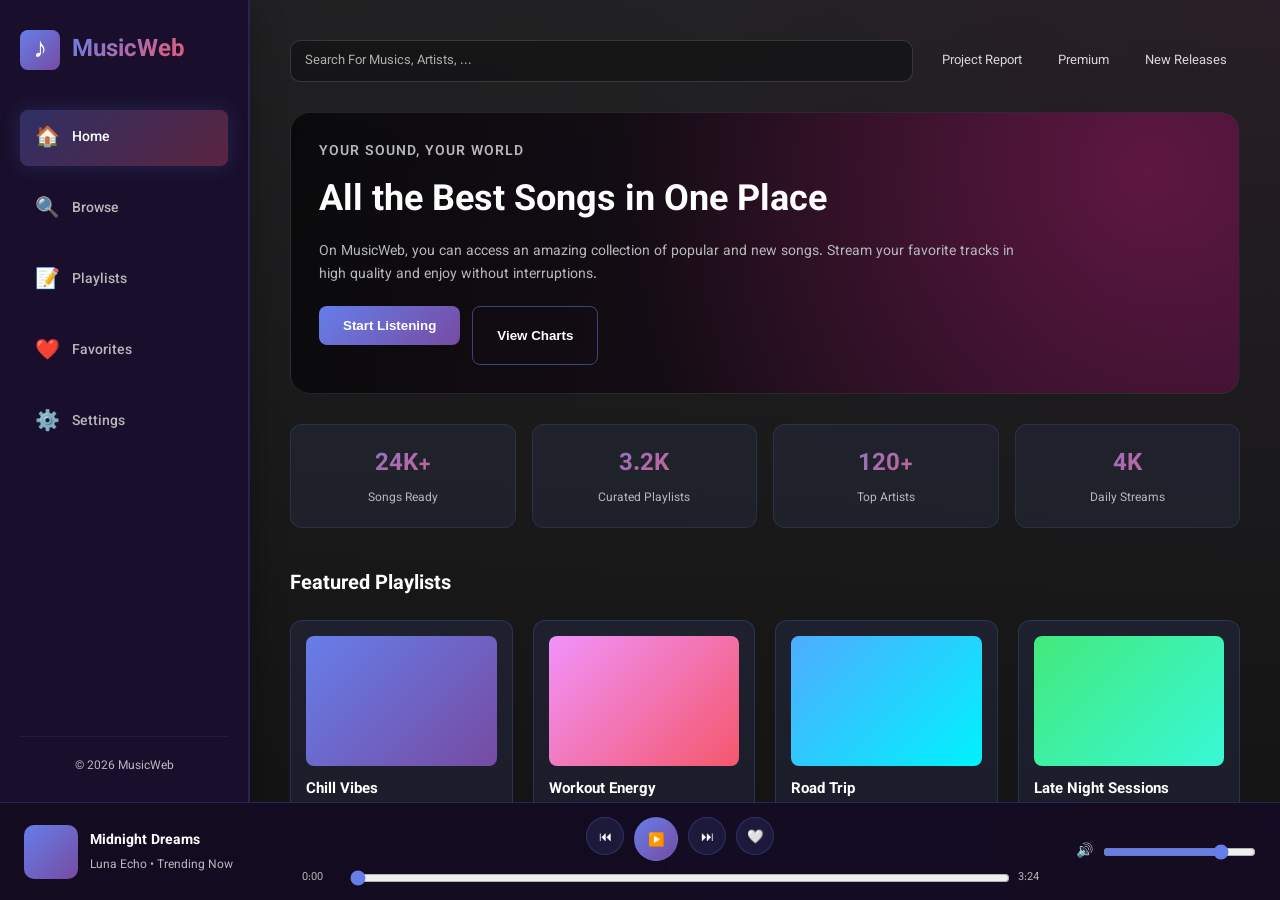
<file: index.html>
<!DOCTYPE html>
<html lang="en">
<head>
    <meta charset="UTF-8">
    <meta name="viewport" content="width=device-width, initial-scale=1.0">
    <title>MusicWeb - Home</title>
    <link rel="preconnect" href="https://fonts.googleapis.com">
    <link rel="preconnect" href="https://fonts.gstatic.com" crossorigin>
    <link href="https://fonts.googleapis.com/css?family=Vazirmatn:wght@400;500;700&display=swap" rel="stylesheet">
    <link rel="stylesheet" href="desired_front_end/css/main.css">
    <link rel="stylesheet" href="styles.css">
</head>
<body data-page="home">
    <div class="container">
        <aside class="sidebar">
            <div class="logo">
                <div class="logo-icon">♪</div>
                <h1>MusicWeb</h1>
            </div>

            <nav class="nav-menu">
                <a href="index.html" class="nav-item" data-page="home">
                    <span class="icon">🏠</span>
                    <span class="label">Home</span>
                </a>
                <a href="browse.html" class="nav-item" data-page="browse">
                    <span class="icon">🔍</span>
                    <span class="label">Browse</span>
                </a>
                <a href="playlists.html" class="nav-item" data-page="playlists">
                    <span class="icon">📝</span>
                    <span class="label">Playlists</span>
                </a>
                <a href="favorites.html" class="nav-item" data-page="favorites">
                    <span class="icon">❤️</span>
                    <span class="label">Favorites</span>
                </a>
                <a href="settings.html" class="nav-item" data-page="settings">
                    <span class="icon">⚙️</span>
                    <span class="label">Settings</span>
                </a>
            </nav>

            <div class="sidebar-footer">
                <p>© 2026 MusicWeb</p>
            </div>
        </aside>

        <main class="main-content">
            <section class="discover-banner" aria-label="Discover">
                <div class="discover-search-shell">
                    <span>Search For Musics, Artists, ...</span>
                </div>
                <div class="discover-links">
                    <a href="report.html" class="discover-link">Project Report</a>
                    <a href="settings.html" class="discover-link">Premium</a>
                    <a href="browse.html" class="discover-link">New Releases</a>
                </div>
            </section>

            <section class="hero-section home-hero">
                <div class="hero-content">
                    <p class="hero-tag">Your sound, your world</p>
                    <h2>All the Best Songs in One Place</h2>
                    <p>
                        On MusicWeb, you can access an amazing collection of popular and new songs.
                        Stream your favorite tracks in high quality and enjoy without interruptions.
                    </p>
                    <div class="hero-actions">
                        <button class="btn-primary" type="button">Start Listening</button>
                        <button class="btn-secondary" type="button">View Charts</button>
                    </div>
                </div>
                <div class="hero-visual" aria-hidden="true"></div>
            </section>

            <section class="stats-row" aria-label="Highlights">
                <article class="stat-card">
                    <h3>24K+</h3>
                    <p>Songs Ready</p>
                </article>
                <article class="stat-card">
                    <h3>3.2K</h3>
                    <p>Curated Playlists</p>
                </article>
                <article class="stat-card">
                    <h3>120+</h3>
                    <p>Top Artists</p>
                </article>
                <article class="stat-card">
                    <h3>4K</h3>
                    <p>Daily Streams</p>
                </article>
            </section>

            <section class="featured-section">
                <h3>Featured Playlists</h3>
                <div class="playlist-grid">
                    <div class="playlist-card">
                        <div class="card-image" style="background: linear-gradient(135deg, #667eea 0%, #764ba2 100%);"></div>
                        <h4>Chill Vibes</h4>
                        <p>45 songs • 3 hours</p>
                    </div>
                    <div class="playlist-card">
                        <div class="card-image" style="background: linear-gradient(135deg, #f093fb 0%, #f5576c 100%);"></div>
                        <h4>Workout Energy</h4>
                        <p>52 songs • 4 hours</p>
                    </div>
                    <div class="playlist-card">
                        <div class="card-image" style="background: linear-gradient(135deg, #4facfe 0%, #00f2fe 100%);"></div>
                        <h4>Road Trip</h4>
                        <p>38 songs • 3.5 hours</p>
                    </div>
                    <div class="playlist-card">
                        <div class="card-image" style="background: linear-gradient(135deg, #43e97b 0%, #38f9d7 100%);"></div>
                        <h4>Late Night Sessions</h4>
                        <p>61 songs • 5 hours</p>
                    </div>
                </div>
            </section>

            <section class="trending-section">
                <h3>Trending Now</h3>
                <div class="track-list">
                    <div class="track-item">
                        <div class="track-number">1</div>
                        <div class="track-info">
                            <p class="track-name">Midnight Dreams</p>
                            <p class="artist-name">Luna Echo</p>
                        </div>
                        <span class="duration">3:24</span>
                    </div>
                    <div class="track-item">
                        <div class="track-number">2</div>
                        <div class="track-info">
                            <p class="track-name">Sunset Memories</p>
                            <p class="artist-name">Golden Hour</p>
                        </div>
                        <span class="duration">4:12</span>
                    </div>
                    <div class="track-item">
                        <div class="track-number">3</div>
                        <div class="track-info">
                            <p class="track-name">Electric Paradise</p>
                            <p class="artist-name">Neon Lights</p>
                        </div>
                        <span class="duration">3:45</span>
                    </div>
                    <div class="track-item">
                        <div class="track-number">4</div>
                        <div class="track-info">
                            <p class="track-name">Ocean Waves</p>
                            <p class="artist-name">Blue Horizon</p>
                        </div>
                        <span class="duration">5:03</span>
                    </div>
                    <div class="track-item">
                        <div class="track-number">5</div>
                        <div class="track-info">
                            <p class="track-name">Starlight Journey</p>
                            <p class="artist-name">Cosmic Vibes</p>
                        </div>
                        <span class="duration">4:28</span>
                    </div>
                </div>
            </section>

            <section class="artist-section">
                <h3>Top Artists</h3>
                <div class="artist-grid">
                    <article class="artist-card" style="background-image: url('desired_front_end/images/v431_450.png');">
                        <div class="artist-overlay">
                            <h4>Nova Bloom</h4>
                            <p>Electro Pop</p>
                        </div>
                    </article>
                    <article class="artist-card" style="background-image: url('desired_front_end/images/v434_152.png');">
                        <div class="artist-overlay">
                            <h4>Skyline</h4>
                            <p>Alt Rock</p>
                        </div>
                    </article>
                    <article class="artist-card" style="background-image: url('desired_front_end/images/v12_387.png');">
                        <div class="artist-overlay">
                            <h4>Amber Keys</h4>
                            <p>Lo-Fi</p>
                        </div>
                    </article>
                </div>
            </section>
        </main>
    </div>

    <section class="player-bar" aria-label="Music player">
        <div class="player-track-meta">
            <div class="player-art" id="player-art" aria-hidden="true"></div>
            <div class="player-text">
                <p id="now-playing-title">Not Playing</p>
                <p id="now-playing-subtitle">Select a track to start</p>
            </div>
        </div>
        <div class="player-controls">
            <div class="player-buttons">
                <button type="button" class="player-btn" id="prev-track-btn" aria-label="Previous track">⏮</button>
                <button type="button" class="player-btn primary" id="play-pause-btn" aria-label="Play or pause">▶️</button>
                <button type="button" class="player-btn" id="next-track-btn" aria-label="Next track">⏭</button>
                <button type="button" class="player-btn" id="favorite-track-btn" aria-label="Toggle favorite">🤍</button>
            </div>
            <div class="progress-wrapper">
                <span id="current-time" class="time-label">0:00</span>
                <input type="range" id="progress-bar" min="0" max="100" value="0" aria-label="Track progress">
                <span id="total-time" class="time-label">0:00</span>
            </div>
        </div>
        <div class="player-volume">
            <label for="volume-control">🔊</label>
            <input type="range" id="volume-control" min="0" max="100" value="80" aria-label="Volume control">
        </div>
    </section>
    <script src="script.js"></script>
</body>
</html>
</file>
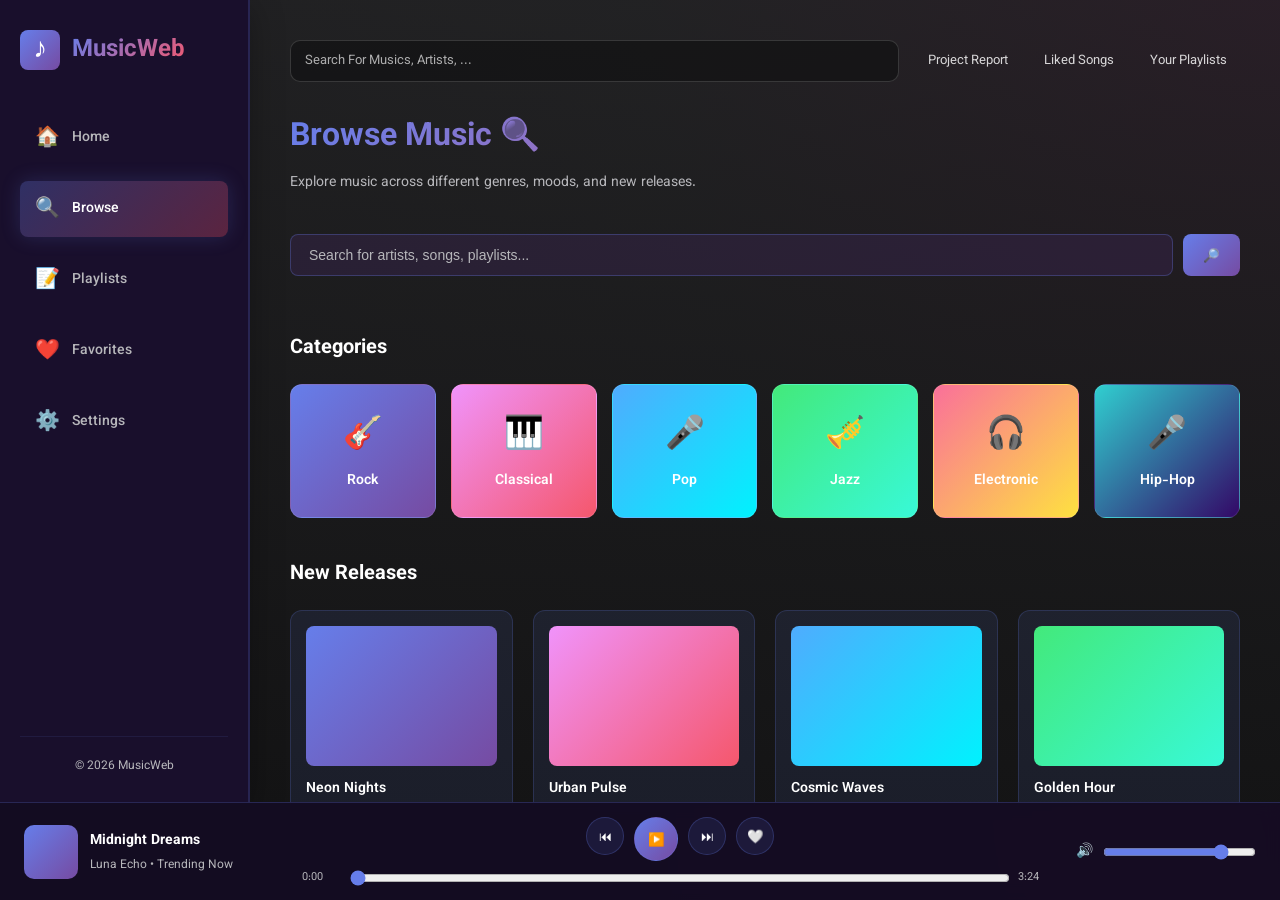
<file: browse.html>
<!DOCTYPE html>
<html lang="en">
<head>
    <meta charset="UTF-8">
    <meta name="viewport" content="width=device-width, initial-scale=1.0">
    <title>MusicWeb - Browse</title>
    <link rel="preconnect" href="https://fonts.googleapis.com">
    <link rel="preconnect" href="https://fonts.gstatic.com" crossorigin>
    <link href="https://fonts.googleapis.com/css?family=Vazirmatn:wght@400;500;700&display=swap" rel="stylesheet">
    <link rel="stylesheet" href="desired_front_end/css/main.css">
    <link rel="stylesheet" href="styles.css">
</head>
<body data-page="browse">
    <div class="container">
        <aside class="sidebar">
            <div class="logo">
                <div class="logo-icon">♪</div>
                <h1>MusicWeb</h1>
            </div>

            <nav class="nav-menu">
                <a href="index.html" class="nav-item" data-page="home">
                    <span class="icon">🏠</span>
                    <span class="label">Home</span>
                </a>
                <a href="browse.html" class="nav-item" data-page="browse">
                    <span class="icon">🔍</span>
                    <span class="label">Browse</span>
                </a>
                <a href="playlists.html" class="nav-item" data-page="playlists">
                    <span class="icon">📝</span>
                    <span class="label">Playlists</span>
                </a>
                <a href="favorites.html" class="nav-item" data-page="favorites">
                    <span class="icon">❤️</span>
                    <span class="label">Favorites</span>
                </a>
                <a href="settings.html" class="nav-item" data-page="settings">
                    <span class="icon">⚙️</span>
                    <span class="label">Settings</span>
                </a>
            </nav>

            <div class="sidebar-footer">
                <p>© 2026 MusicWeb</p>
            </div>
        </aside>

        <main class="main-content">
            <section class="discover-banner" aria-label="Discover">
                <div class="discover-search-shell">
                    <span>Search For Musics, Artists, ...</span>
                </div>
                <div class="discover-links">
                    <a href="report.html" class="discover-link">Project Report</a>
                    <a href="favorites.html" class="discover-link">Liked Songs</a>
                    <a href="playlists.html" class="discover-link">Your Playlists</a>
                </div>
            </section>

            <section class="page-header">
                <h2>Browse Music 🔍</h2>
                <p>Explore music across different genres, moods, and new releases.</p>
            </section>

            <section class="search-bar">
                <input id="music-search-input" type="text" placeholder="Search for artists, songs, playlists..." aria-label="Search songs and artists">
                <button type="button" id="music-search-btn" aria-label="Search">🔎</button>
            </section>
            <div id="search-results" class="search-results" aria-live="polite"></div>

            <section class="categories-section">
                <h3>Categories</h3>
                <div class="categories-grid">
                    <div class="category-card" style="background: linear-gradient(135deg, #667eea 0%, #764ba2 100%);">
                        <span class="category-icon">🎸</span>
                        <p>Rock</p>
                    </div>
                    <div class="category-card" style="background: linear-gradient(135deg, #f093fb 0%, #f5576c 100%);">
                        <span class="category-icon">🎹</span>
                        <p>Classical</p>
                    </div>
                    <div class="category-card" style="background: linear-gradient(135deg, #4facfe 0%, #00f2fe 100%);">
                        <span class="category-icon">🎤</span>
                        <p>Pop</p>
                    </div>
                    <div class="category-card" style="background: linear-gradient(135deg, #43e97b 0%, #38f9d7 100%);">
                        <span class="category-icon">🎺</span>
                        <p>Jazz</p>
                    </div>
                    <div class="category-card" style="background: linear-gradient(135deg, #fa709a 0%, #fee140 100%);">
                        <span class="category-icon">🎧</span>
                        <p>Electronic</p>
                    </div>
                    <div class="category-card" style="background: linear-gradient(135deg, #30cfd0 0%, #330867 100%);">
                        <span class="category-icon">🎤</span>
                        <p>Hip-Hop</p>
                    </div>
                </div>
            </section>

            <section class="new-releases-section">
                <h3>New Releases</h3>
                <div class="album-grid">
                    <div class="album-card">
                        <div class="album-art" style="background: linear-gradient(135deg, #667eea 0%, #764ba2 100%);"></div>
                        <h4>Neon Nights</h4>
                        <p>Synthwave Collective</p>
                        <p class="release-date">Released May 2026</p>
                    </div>
                    <div class="album-card">
                        <div class="album-art" style="background: linear-gradient(135deg, #f093fb 0%, #f5576c 100%);"></div>
                        <h4>Urban Pulse</h4>
                        <p>City Lights</p>
                        <p class="release-date">Released May 2026</p>
                    </div>
                    <div class="album-card">
                        <div class="album-art" style="background: linear-gradient(135deg, #4facfe 0%, #00f2fe 100%);"></div>
                        <h4>Cosmic Waves</h4>
                        <p>Space Echo</p>
                        <p class="release-date">Released May 2026</p>
                    </div>
                    <div class="album-card">
                        <div class="album-art" style="background: linear-gradient(135deg, #43e97b 0%, #38f9d7 100%);"></div>
                        <h4>Golden Hour</h4>
                        <p>Sunset Dreams</p>
                        <p class="release-date">Released April 2026</p>
                    </div>
                </div>
            </section>

            <section class="trending-section">
                <h3>Editor's Picks</h3>
                <div class="track-list">
                    <div class="track-item">
                        <div class="track-number">1</div>
                        <div class="track-info">
                            <p class="track-name">Crystal Drive</p>
                            <p class="artist-name">Echo Pulse</p>
                        </div>
                        <span class="duration">3:18</span>
                    </div>
                    <div class="track-item">
                        <div class="track-number">2</div>
                        <div class="track-info">
                            <p class="track-name">City Skyline</p>
                            <p class="artist-name">Nova Bloom</p>
                        </div>
                        <span class="duration">4:02</span>
                    </div>
                    <div class="track-item">
                        <div class="track-number">3</div>
                        <div class="track-info">
                            <p class="track-name">Moonlight Cafe</p>
                            <p class="artist-name">Amber Keys</p>
                        </div>
                        <span class="duration">3:44</span>
                    </div>
                </div>
            </section>
        </main>
    </div>

    <section class="player-bar" aria-label="Music player">
        <div class="player-track-meta">
            <div class="player-art" id="player-art" aria-hidden="true"></div>
            <div class="player-text">
                <p id="now-playing-title">Not Playing</p>
                <p id="now-playing-subtitle">Select a track to start</p>
            </div>
        </div>
        <div class="player-controls">
            <div class="player-buttons">
                <button type="button" class="player-btn" id="prev-track-btn" aria-label="Previous track">⏮</button>
                <button type="button" class="player-btn primary" id="play-pause-btn" aria-label="Play or pause">▶️</button>
                <button type="button" class="player-btn" id="next-track-btn" aria-label="Next track">⏭</button>
                <button type="button" class="player-btn" id="favorite-track-btn" aria-label="Toggle favorite">🤍</button>
            </div>
            <div class="progress-wrapper">
                <span id="current-time" class="time-label">0:00</span>
                <input type="range" id="progress-bar" min="0" max="100" value="0" aria-label="Track progress">
                <span id="total-time" class="time-label">0:00</span>
            </div>
        </div>
        <div class="player-volume">
            <label for="volume-control">🔊</label>
            <input type="range" id="volume-control" min="0" max="100" value="80" aria-label="Volume control">
        </div>
    </section>
    <script src="script.js"></script>
</body>
</html>
</file>
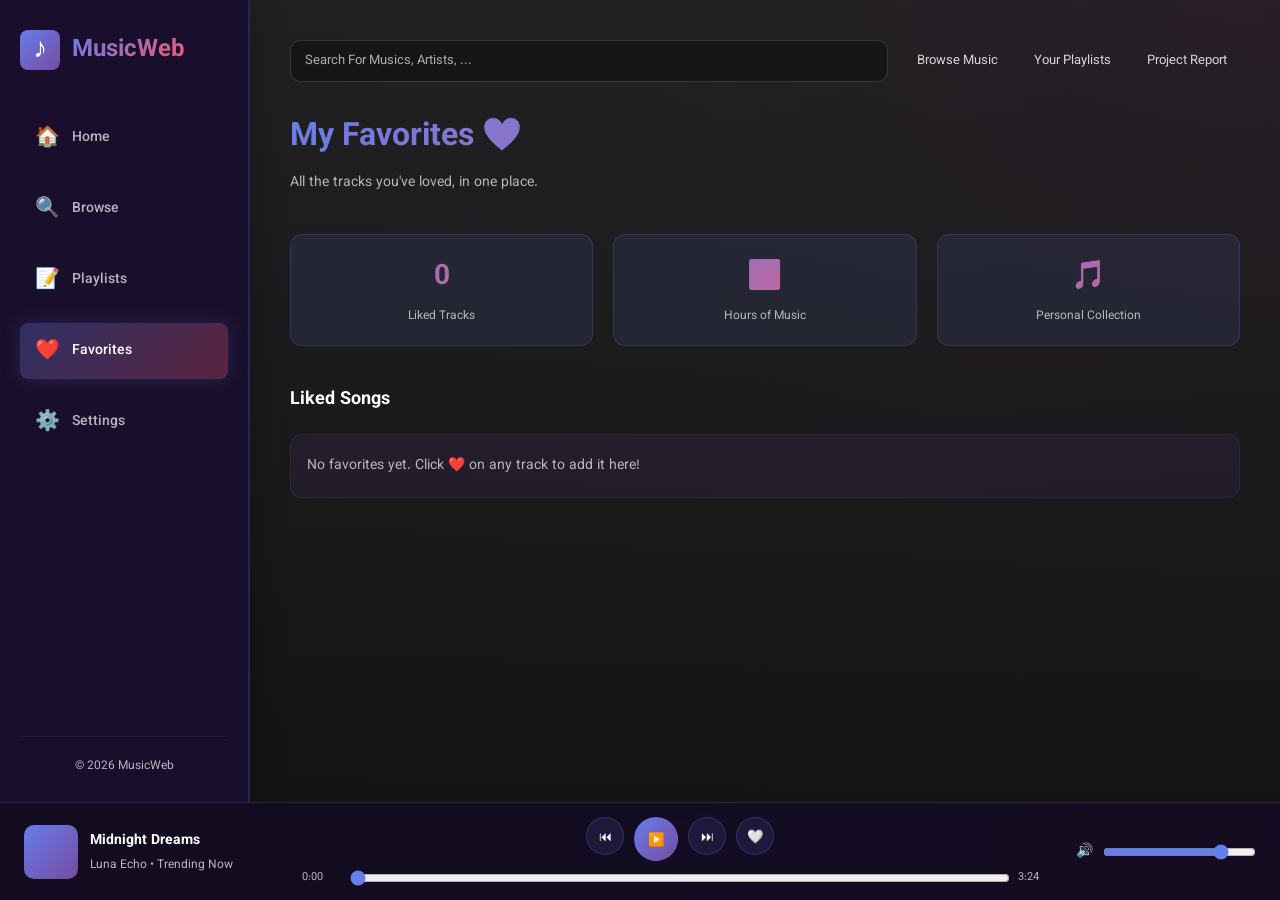
<file: favorites.html>
<!DOCTYPE html>
<html lang="en">
<head>
    <meta charset="UTF-8">
    <meta name="viewport" content="width=device-width, initial-scale=1.0">
    <title>MusicWeb - Favorites</title>
    <link rel="preconnect" href="https://fonts.googleapis.com">
    <link rel="preconnect" href="https://fonts.gstatic.com" crossorigin>
    <link href="https://fonts.googleapis.com/css?family=Vazirmatn:wght@400;500;700&display=swap" rel="stylesheet">
    <link rel="stylesheet" href="desired_front_end/css/main.css">
    <link rel="stylesheet" href="styles.css">
</head>
<body data-page="favorites">
    <div class="container">
        <aside class="sidebar">
            <div class="logo">
                <div class="logo-icon">♪</div>
                <h1>MusicWeb</h1>
            </div>

            <nav class="nav-menu">
                <a href="index.html" class="nav-item" data-page="home">
                    <span class="icon">🏠</span>
                    <span class="label">Home</span>
                </a>
                <a href="browse.html" class="nav-item" data-page="browse">
                    <span class="icon">🔍</span>
                    <span class="label">Browse</span>
                </a>
                <a href="playlists.html" class="nav-item" data-page="playlists">
                    <span class="icon">📝</span>
                    <span class="label">Playlists</span>
                </a>
                <a href="favorites.html" class="nav-item" data-page="favorites">
                    <span class="icon">❤️</span>
                    <span class="label">Favorites</span>
                </a>
                <a href="settings.html" class="nav-item" data-page="settings">
                    <span class="icon">⚙️</span>
                    <span class="label">Settings</span>
                </a>
            </nav>

            <div class="sidebar-footer">
                <p>© 2026 MusicWeb</p>
            </div>
        </aside>

        <main class="main-content">
            <section class="discover-banner" aria-label="Discover">
                <div class="discover-search-shell">
                    <span>Search For Musics, Artists, ...</span>
                </div>
                <div class="discover-links">
                    <a href="browse.html" class="discover-link">Browse Music</a>
                    <a href="playlists.html" class="discover-link">Your Playlists</a>
                    <a href="report.html" class="discover-link">Project Report</a>
                </div>
            </section>

            <section class="page-header">
                <h2>My Favorites ❤️</h2>
                <p>All the tracks you've loved, in one place.</p>
            </section>

            <div class="favorites-stats" aria-label="Favorites statistics">
                <div class="stat-box">
                    <span class="stat-number" id="fav-count">0</span>
                    <span class="stat-label">Liked Tracks</span>
                </div>
                <div class="stat-box">
                    <span class="stat-number">♾️</span>
                    <span class="stat-label">Hours of Music</span>
                </div>
                <div class="stat-box">
                    <span class="stat-number">🎵</span>
                    <span class="stat-label">Personal Collection</span>
                </div>
            </div>

            <div class="favorites-list">
                <h3>Liked Songs</h3>
                <div id="favorites-track-list" class="track-list-detailed" aria-live="polite" aria-label="Your favorite tracks">
                    <p class="empty-state" style="padding: 20px 16px;">No favorites yet. Click ❤️ on any track to add it here!</p>
                </div>
            </div>
        </main>
    </div>

    <section class="player-bar" aria-label="Music player">
        <div class="player-track-meta">
            <div class="player-art" id="player-art" aria-hidden="true"></div>
            <div class="player-text">
                <p id="now-playing-title">Not Playing</p>
                <p id="now-playing-subtitle">Select a track to start</p>
            </div>
        </div>
        <div class="player-controls">
            <div class="player-buttons">
                <button type="button" class="player-btn" id="prev-track-btn" aria-label="Previous track">⏮</button>
                <button type="button" class="player-btn primary" id="play-pause-btn" aria-label="Play or pause">▶️</button>
                <button type="button" class="player-btn" id="next-track-btn" aria-label="Next track">⏭</button>
                <button type="button" class="player-btn" id="favorite-track-btn" aria-label="Toggle favorite">🤍</button>
            </div>
            <div class="progress-wrapper">
                <span id="current-time" class="time-label">0:00</span>
                <input type="range" id="progress-bar" min="0" max="100" value="0" aria-label="Track progress">
                <span id="total-time" class="time-label">0:00</span>
            </div>
        </div>
        <div class="player-volume">
            <label for="volume-control">🔊</label>
            <input type="range" id="volume-control" min="0" max="100" value="80" aria-label="Volume control">
        </div>
    </section>
    <script src="script.js"></script>
</body>
</html>
</file>
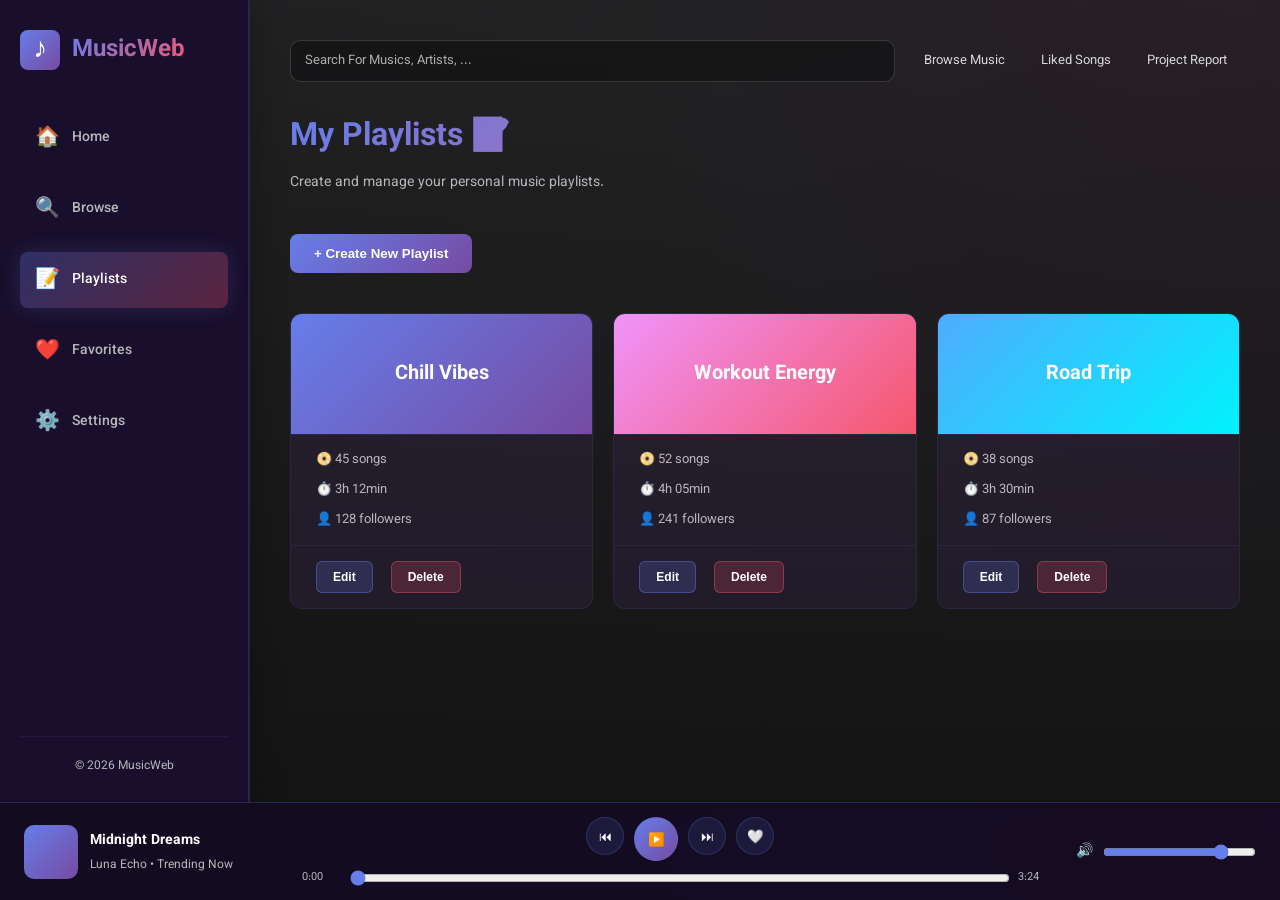
<file: playlists.html>
<!DOCTYPE html>
<html lang="en">
<head>
    <meta charset="UTF-8">
    <meta name="viewport" content="width=device-width, initial-scale=1.0">
    <title>MusicWeb - Playlists</title>
    <link rel="preconnect" href="https://fonts.googleapis.com">
    <link rel="preconnect" href="https://fonts.gstatic.com" crossorigin>
    <link href="https://fonts.googleapis.com/css?family=Vazirmatn:wght@400;500;700&display=swap" rel="stylesheet">
    <link rel="stylesheet" href="desired_front_end/css/main.css">
    <link rel="stylesheet" href="styles.css">
</head>
<body data-page="playlists">
    <div class="container">
        <aside class="sidebar">
            <div class="logo">
                <div class="logo-icon">♪</div>
                <h1>MusicWeb</h1>
            </div>

            <nav class="nav-menu">
                <a href="index.html" class="nav-item" data-page="home">
                    <span class="icon">🏠</span>
                    <span class="label">Home</span>
                </a>
                <a href="browse.html" class="nav-item" data-page="browse">
                    <span class="icon">🔍</span>
                    <span class="label">Browse</span>
                </a>
                <a href="playlists.html" class="nav-item" data-page="playlists">
                    <span class="icon">📝</span>
                    <span class="label">Playlists</span>
                </a>
                <a href="favorites.html" class="nav-item" data-page="favorites">
                    <span class="icon">❤️</span>
                    <span class="label">Favorites</span>
                </a>
                <a href="settings.html" class="nav-item" data-page="settings">
                    <span class="icon">⚙️</span>
                    <span class="label">Settings</span>
                </a>
            </nav>

            <div class="sidebar-footer">
                <p>© 2026 MusicWeb</p>
            </div>
        </aside>

        <main class="main-content">
            <section class="discover-banner" aria-label="Discover">
                <div class="discover-search-shell">
                    <span>Search For Musics, Artists, ...</span>
                </div>
                <div class="discover-links">
                    <a href="browse.html" class="discover-link">Browse Music</a>
                    <a href="favorites.html" class="discover-link">Liked Songs</a>
                    <a href="report.html" class="discover-link">Project Report</a>
                </div>
            </section>

            <section class="page-header">
                <h2>My Playlists 📝</h2>
                <p>Create and manage your personal music playlists.</p>
            </section>

            <div class="action-buttons">
                <button id="create-playlist-btn" type="button" class="btn-primary" aria-label="Create new playlist">
                    + Create New Playlist
                </button>
            </div>

            <div class="playlists-container" aria-label="Your playlists">
                <div class="playlist-detail-card">
                    <div class="playlist-header" style="background: linear-gradient(135deg, #667eea 0%, #764ba2 100%);">
                        <h3>Chill Vibes</h3>
                    </div>
                    <div class="playlist-stats">
                        <span>📀 45 songs</span>
                        <span>⏱️ 3h 12min</span>
                        <span>👤 128 followers</span>
                    </div>
                    <div class="playlist-actions">
                        <button class="btn-small" type="button">Edit</button>
                        <button class="btn-small danger" type="button">Delete</button>
                    </div>
                </div>
                <div class="playlist-detail-card">
                    <div class="playlist-header" style="background: linear-gradient(135deg, #f093fb 0%, #f5576c 100%);">
                        <h3>Workout Energy</h3>
                    </div>
                    <div class="playlist-stats">
                        <span>📀 52 songs</span>
                        <span>⏱️ 4h 05min</span>
                        <span>👤 241 followers</span>
                    </div>
                    <div class="playlist-actions">
                        <button class="btn-small" type="button">Edit</button>
                        <button class="btn-small danger" type="button">Delete</button>
                    </div>
                </div>
                <div class="playlist-detail-card">
                    <div class="playlist-header" style="background: linear-gradient(135deg, #4facfe 0%, #00f2fe 100%);">
                        <h3>Road Trip</h3>
                    </div>
                    <div class="playlist-stats">
                        <span>📀 38 songs</span>
                        <span>⏱️ 3h 30min</span>
                        <span>👤 87 followers</span>
                    </div>
                    <div class="playlist-actions">
                        <button class="btn-small" type="button">Edit</button>
                        <button class="btn-small danger" type="button">Delete</button>
                    </div>
                </div>
            </div>
        </main>
    </div>

    <section class="player-bar" aria-label="Music player">
        <div class="player-track-meta">
            <div class="player-art" id="player-art" aria-hidden="true"></div>
            <div class="player-text">
                <p id="now-playing-title">Not Playing</p>
                <p id="now-playing-subtitle">Select a track to start</p>
            </div>
        </div>
        <div class="player-controls">
            <div class="player-buttons">
                <button type="button" class="player-btn" id="prev-track-btn" aria-label="Previous track">⏮</button>
                <button type="button" class="player-btn primary" id="play-pause-btn" aria-label="Play or pause">▶️</button>
                <button type="button" class="player-btn" id="next-track-btn" aria-label="Next track">⏭</button>
                <button type="button" class="player-btn" id="favorite-track-btn" aria-label="Toggle favorite">🤍</button>
            </div>
            <div class="progress-wrapper">
                <span id="current-time" class="time-label">0:00</span>
                <input type="range" id="progress-bar" min="0" max="100" value="0" aria-label="Track progress">
                <span id="total-time" class="time-label">0:00</span>
            </div>
        </div>
        <div class="player-volume">
            <label for="volume-control">🔊</label>
            <input type="range" id="volume-control" min="0" max="100" value="80" aria-label="Volume control">
        </div>
    </section>
    <script src="script.js"></script>
</body>
</html>
</file>
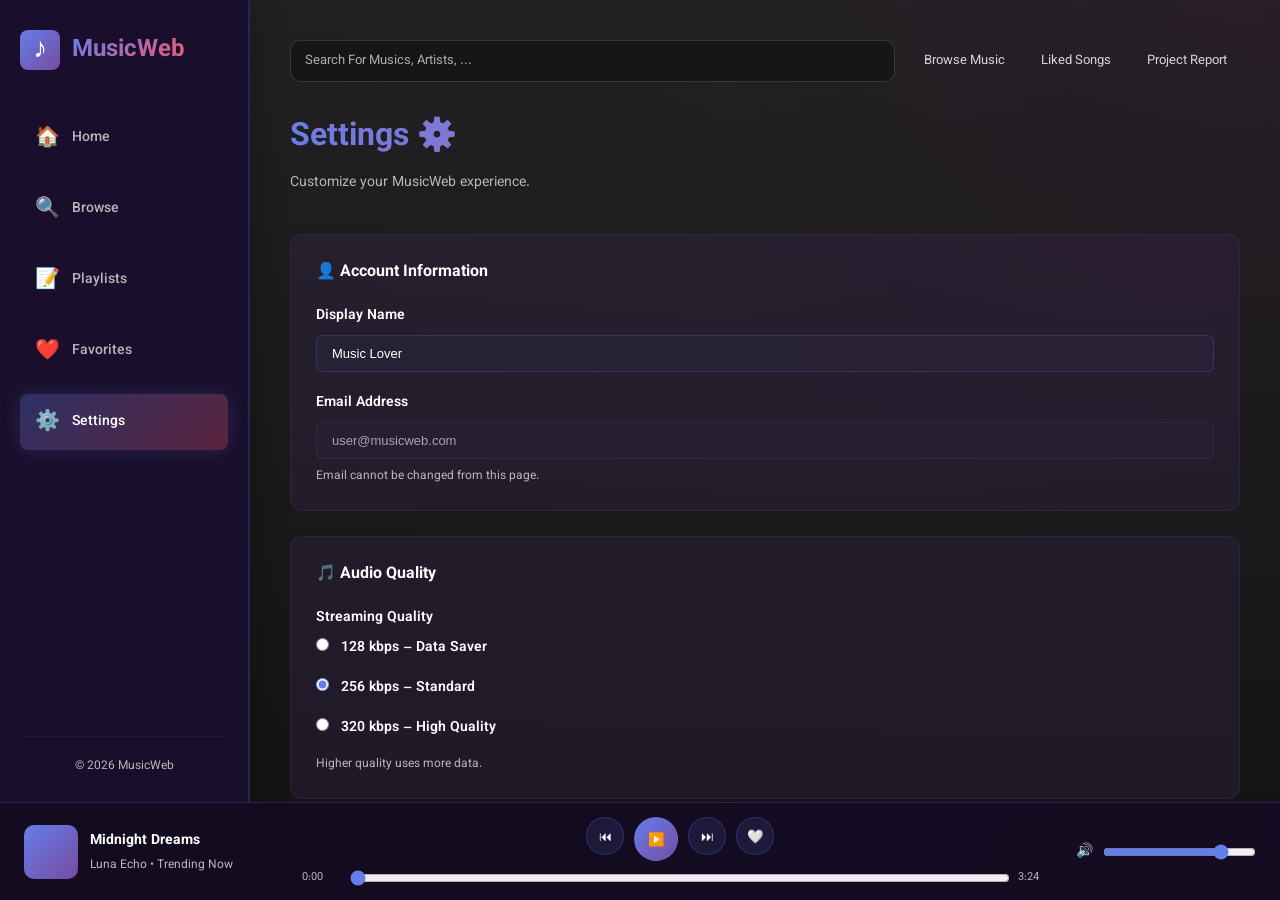
<file: settings.html>
<!DOCTYPE html>
<html lang="en">
<head>
    <meta charset="UTF-8">
    <meta name="viewport" content="width=device-width, initial-scale=1.0">
    <title>MusicWeb - Settings</title>
    <link rel="preconnect" href="https://fonts.googleapis.com">
    <link rel="preconnect" href="https://fonts.gstatic.com" crossorigin>
    <link href="https://fonts.googleapis.com/css?family=Vazirmatn:wght@400;500;700&display=swap" rel="stylesheet">
    <link rel="stylesheet" href="desired_front_end/css/main.css">
    <link rel="stylesheet" href="styles.css">
</head>
<body data-page="settings">
    <div class="container">
        <aside class="sidebar">
            <div class="logo">
                <div class="logo-icon">♪</div>
                <h1>MusicWeb</h1>
            </div>

            <nav class="nav-menu">
                <a href="index.html" class="nav-item" data-page="home">
                    <span class="icon">🏠</span>
                    <span class="label">Home</span>
                </a>
                <a href="browse.html" class="nav-item" data-page="browse">
                    <span class="icon">🔍</span>
                    <span class="label">Browse</span>
                </a>
                <a href="playlists.html" class="nav-item" data-page="playlists">
                    <span class="icon">📝</span>
                    <span class="label">Playlists</span>
                </a>
                <a href="favorites.html" class="nav-item" data-page="favorites">
                    <span class="icon">❤️</span>
                    <span class="label">Favorites</span>
                </a>
                <a href="settings.html" class="nav-item" data-page="settings">
                    <span class="icon">⚙️</span>
                    <span class="label">Settings</span>
                </a>
            </nav>

            <div class="sidebar-footer">
                <p>© 2026 MusicWeb</p>
            </div>
        </aside>

        <main class="main-content">
            <section class="discover-banner" aria-label="Discover">
                <div class="discover-search-shell">
                    <span>Search For Musics, Artists, ...</span>
                </div>
                <div class="discover-links">
                    <a href="browse.html" class="discover-link">Browse Music</a>
                    <a href="favorites.html" class="discover-link">Liked Songs</a>
                    <a href="report.html" class="discover-link">Project Report</a>
                </div>
            </section>

            <section class="page-header">
                <h2>Settings ⚙️</h2>
                <p>Customize your MusicWeb experience.</p>
            </section>

            <div class="settings-container">

                <!-- Account Info -->
                <div class="settings-section">
                    <h3>👤 Account Information</h3>
                    <div class="settings-item">
                        <label for="settings-username">Display Name</label>
                        <input type="text" id="settings-username" value="Music Lover" placeholder="Your display name">
                    </div>
                    <div class="settings-item">
                        <label for="settings-email">Email Address</label>
                        <input type="email" id="settings-email" value="user@musicweb.com" disabled>
                        <p class="setting-desc">Email cannot be changed from this page.</p>
                    </div>
                </div>

                <!-- Audio Quality -->
                <div class="settings-section">
                    <h3>🎵 Audio Quality</h3>
                    <div class="settings-item">
                        <label>Streaming Quality</label>
                        <div class="radio-group" role="radiogroup" aria-label="Streaming quality options">
                            <label class="radio">
                                <input type="radio" name="quality" value="128"> 128 kbps – Data Saver
                            </label>
                            <label class="radio">
                                <input type="radio" name="quality" value="256" checked> 256 kbps – Standard
                            </label>
                            <label class="radio">
                                <input type="radio" name="quality" value="320"> 320 kbps – High Quality
                            </label>
                        </div>
                        <p class="setting-desc">Higher quality uses more data.</p>
                    </div>
                </div>

                <!-- Notifications -->
                <div class="settings-section">
                    <h3>🔔 Notifications</h3>
                    <div class="settings-item">
                        <label>New Releases</label>
                        <label class="toggle-switch" aria-label="Toggle new release notifications">
                            <input type="checkbox" checked>
                            <span class="slider"></span>
                        </label>
                        <p class="setting-desc">Get notified when artists you follow release new music.</p>
                    </div>
                    <div class="settings-item">
                        <label>Playlist Updates</label>
                        <label class="toggle-switch" aria-label="Toggle playlist update notifications">
                            <input type="checkbox">
                            <span class="slider"></span>
                        </label>
                        <p class="setting-desc">Be alerted when your followed playlists are updated.</p>
                    </div>
                    <div class="settings-item">
                        <label>Weekly Recommendations</label>
                        <label class="toggle-switch" aria-label="Toggle weekly recommendation notifications">
                            <input type="checkbox" checked>
                            <span class="slider"></span>
                        </label>
                        <p class="setting-desc">Receive personalized weekly music recommendations.</p>
                    </div>
                </div>

                <!-- Display & Theme -->
                <div class="settings-section">
                    <h3>🎨 Display</h3>
                    <div class="settings-item">
                        <label>Show Song Lyrics</label>
                        <label class="toggle-switch" aria-label="Toggle show lyrics">
                            <input type="checkbox" checked>
                            <span class="slider"></span>
                        </label>
                        <p class="setting-desc">Display lyrics while a track is playing.</p>
                    </div>
                    <div class="settings-item">
                        <label>Animations &amp; Transitions</label>
                        <label class="toggle-switch" aria-label="Toggle animations">
                            <input type="checkbox" checked>
                            <span class="slider"></span>
                        </label>
                        <p class="setting-desc">Enable smooth UI animations and page transitions.</p>
                    </div>
                    <div class="settings-item">
                        <label>Autoplay Next Track</label>
                        <label class="toggle-switch" aria-label="Toggle autoplay">
                            <input type="checkbox" checked>
                            <span class="slider"></span>
                        </label>
                        <p class="setting-desc">Automatically play the next track when current one ends.</p>
                    </div>
                </div>

                <!-- Keyboard Shortcuts -->
                <div class="settings-section">
                    <h3>⌨️ Keyboard Shortcuts</h3>
                    <div class="settings-item">
                        <div class="shortcuts-grid">
                            <div class="shortcut-row">
                                <kbd>Space</kbd><span>Play / Pause</span>
                            </div>
                            <div class="shortcut-row">
                                <kbd>N</kbd><span>Next Track</span>
                            </div>
                            <div class="shortcut-row">
                                <kbd>P</kbd><span>Previous Track</span>
                            </div>
                            <div class="shortcut-row">
                                <kbd>F</kbd><span>Toggle Favorite</span>
                            </div>
                            <div class="shortcut-row">
                                <kbd>Alt</kbd> + <kbd>→</kbd><span>Next Page</span>
                            </div>
                            <div class="shortcut-row">
                                <kbd>Alt</kbd> + <kbd>←</kbd><span>Previous Page</span>
                            </div>
                        </div>
                    </div>
                </div>

                <!-- Danger Zone -->
                <div class="settings-section danger-section">
                    <h3>⚠️ Data Management</h3>
                    <div class="settings-item">
                        <p class="setting-desc" style="margin-bottom: 15px;">These actions are irreversible. Please proceed with caution.</p>
                        <button type="button" class="btn-danger">Reset Settings</button>
                        <button type="button" class="btn-danger">Clear Cache &amp; Data</button>
                    </div>
                </div>

            </div>
        </main>
    </div>

    <section class="player-bar" aria-label="Music player">
        <div class="player-track-meta">
            <div class="player-art" id="player-art" aria-hidden="true"></div>
            <div class="player-text">
                <p id="now-playing-title">Not Playing</p>
                <p id="now-playing-subtitle">Select a track to start</p>
            </div>
        </div>
        <div class="player-controls">
            <div class="player-buttons">
                <button type="button" class="player-btn" id="prev-track-btn" aria-label="Previous track">⏮</button>
                <button type="button" class="player-btn primary" id="play-pause-btn" aria-label="Play or pause">▶️</button>
                <button type="button" class="player-btn" id="next-track-btn" aria-label="Next track">⏭</button>
                <button type="button" class="player-btn" id="favorite-track-btn" aria-label="Toggle favorite">🤍</button>
            </div>
            <div class="progress-wrapper">
                <span id="current-time" class="time-label">0:00</span>
                <input type="range" id="progress-bar" min="0" max="100" value="0" aria-label="Track progress">
                <span id="total-time" class="time-label">0:00</span>
            </div>
        </div>
        <div class="player-volume">
            <label for="volume-control">🔊</label>
            <input type="range" id="volume-control" min="0" max="100" value="80" aria-label="Volume control">
        </div>
    </section>
    <script src="script.js"></script>
</body>
</html>
</file>
<file: desired_front_end/css/main.css>
* {
  box-sizing: border-box;
}
body {
  font-size: 14px;
}
.v1_4 {
  width: 100%;
  height: 4373px;
  background: rgba(24,24,24,1);
  opacity: 1;
  position: relative;
  top: 0px;
  left: 0px;
  overflow: hidden;
}
.v435_208 {
  width: 100%;
  height: 595px;
  background: url("../images/v435_208.png");
  background-repeat: no-repeat;
  background-position: center center;
  background-size: cover;
  opacity: 1;
  position: absolute;
  top: 48px;
  left: 295px;
  overflow: hidden;
}
.v421_164 {
  width: 100%;
  height: 595px;
  background: url("../images/v421_164.png");
  background-repeat: no-repeat;
  background-position: center center;
  background-size: cover;
  opacity: 1;
  position: absolute;
  top: 0px;
  left: 21px;
  border-top-left-radius: 25px;
  border-top-right-radius: 25px;
  border-bottom-left-radius: 25px;
  border-bottom-right-radius: 25px;
  overflow: hidden;
}
.v429_320 {
  width: 100%;
  height: 466px;
  background: url("../images/v429_320.png");
  background-repeat: no-repeat;
  background-position: center center;
  background-size: cover;
  margin: 114px;
  opacity: 1;
  position: absolute;
  top: 16px;
  left: 25px;
  overflow: hidden;
}
.v482_1040 {
  width: 100%;
  height: 38px;
  background: url("../images/v482_1040.png");
  background-repeat: no-repeat;
  background-position: center center;
  background-size: cover;
  margin: 12px;
  opacity: 1;
  position: relative;
  top: 0px;
  left: 0px;
  overflow: hidden;
}
.v482_1041 {
  width: 335px;
  height: 38px;
  background: rgba(30,30,30,1);
  padding: 6px 8px;
  margin: 3px;
  opacity: 1;
  position: relative;
  top: 0px;
  left: 0px;
  border-top-left-radius: 10px;
  border-top-right-radius: 10px;
  border-bottom-left-radius: 10px;
  border-bottom-right-radius: 10px;
  overflow: hidden;
}
.v482_1042 {
  width: 319px;
  height: 25px;
  background: url("../images/v482_1042.png");
  background-repeat: no-repeat;
  background-position: center center;
  background-size: cover;
  margin: 3px;
  opacity: 1;
  position: absolute;
  top: 6px;
  left: 8px;
  overflow: hidden;
}
.v482_1043 {
  width: 25px;
  height: 25px;
  background: rgba(255,255,255,1);
  opacity: 1;
  position: absolute;
  top: 0px;
  left: 25px;
  overflow: hidden;
}
.v482_1044 {
  width: 18px;
  height: 18px;
  background: rgba(255,255,255,1);
  opacity: 0.6000000238418579;
  position: absolute;
  top: 3px;
  left: 4px;
}
.v482_1045 {
  width: 155px;
  height: 19px;
  background: url("../images/v482_1045.png");
  background-repeat: no-repeat;
  background-position: center center;
  background-size: cover;
  margin: 10px;
  opacity: 1;
  position: absolute;
  top: 3px;
  left: 28px;
  overflow: hidden;
}
.v482_1046 {
  width: 155px;
  color: rgba(255,255,255,1);
  position: relative;
  top: 0px;
  left: 0px;
  font-family: Vazirmatn;
  font-weight: Light;
  font-size: 12px;
  opacity: 0.6000000238418579;
  text-align: left;
}
.v482_1047 {
  width: 335px;
  height: 25px;
  background: url("../images/v482_1047.png");
  background-repeat: no-repeat;
  background-position: center center;
  background-size: cover;
  margin: 10px;
  opacity: 1;
  position: absolute;
  top: 6px;
  left: 347px;
  overflow: hidden;
}
.v482_1048 {
  width: 335px;
  height: 25px;
  background: url("../images/v482_1048.png");
  background-repeat: no-repeat;
  background-position: center center;
  background-size: cover;
  margin: 60px;
  opacity: 1;
  position: relative;
  top: 0px;
  left: 0px;
  overflow: hidden;
}
.v482_1049 {
  width: 111px;
  color: rgba(255,255,255,1);
  position: relative;
  top: 0px;
  left: 0px;
  font-family: Vazirmatn;
  font-weight: Medium;
  font-size: 16px;
  opacity: 1;
  text-align: center;
}
.v482_1050 {
  width: 111px;
  color: rgba(255,255,255,1);
  position: absolute;
  top: 0px;
  left: 111px;
  font-family: Vazirmatn;
  font-weight: Medium;
  font-size: 16px;
  opacity: 1;
  text-align: center;
}
.v482_1051 {
  width: 111px;
  color: rgba(255,255,255,1);
  position: absolute;
  top: 0px;
  left: 90px;
  font-family: Vazirmatn;
  font-weight: Medium;
  font-size: 16px;
  opacity: 1;
  text-align: center;
}
.v482_1052 {
  width: 335px;
  height: 36px;
  background: url("../images/v482_1052.png");
  background-repeat: no-repeat;
  background-position: center center;
  background-size: cover;
  margin: 12px;
  opacity: 1;
  position: absolute;
  top: 1px;
  left: 314px;
  overflow: hidden;
}
.name {
  color: #fff;
}
.name {
  color: #fff;
}
.v429_314 {
  width: 352px;
  height: 314px;
  background: url("../images/v429_314.png");
  background-repeat: no-repeat;
  background-position: center center;
  background-size: cover;
  margin: 16px;
  opacity: 1;
  position: absolute;
  top: 152px;
  left: 0px;
  overflow: hidden;
}
.v429_313 {
  width: 352px;
  height: 146px;
  background: url("../images/v429_313.png");
  background-repeat: no-repeat;
  background-position: center center;
  background-size: cover;
  padding: 10px 10px;
  margin: 10px;
  opacity: 1;
  position: relative;
  top: 0px;
  left: 0px;
  overflow: hidden;
}
.v429_295 {
  width: 332px;
  color: url("../images/v429_295.png");
  position: absolute;
  top: 10px;
  left: 10px;
  font-family: Vazirmatn;
  font-weight: ExtraBold;
  font-size: 40px;
  opacity: 1;
  text-align: left;
}
.v429_312 {
  width: 352px;
  height: 96px;
  background: url("../images/v429_312.png");
  background-repeat: no-repeat;
  background-position: center center;
  background-size: cover;
  padding: 10px 10px;
  margin: 10px;
  opacity: 1;
  position: absolute;
  top: 162px;
  left: 0px;
  overflow: hidden;
}
.v429_296 {
  width: 332px;
  color: rgba(255,255,255,1);
  position: absolute;
  top: 10px;
  left: 10px;
  font-family: Vazirmatn;
  font-weight: Light;
  font-size: 12px;
  opacity: 1;
  text-align: justified;
}
.v429_311 {
  width: 352px;
  height: 40px;
  background: url("../images/v429_311.png");
  background-repeat: no-repeat;
  background-position: center center;
  background-size: cover;
  margin: 24px;
  opacity: 1;
  position: absolute;
  top: 274px;
  left: 0px;
  overflow: hidden;
}
.name {
  color: #fff;
}
.name {
  color: #fff;
}
.v431_424 {
  width: 100%;
  height: 288px;
  background: url("../images/v431_424.png");
  background-repeat: no-repeat;
  background-position: center center;
  background-size: cover;
  opacity: 1;
  position: absolute;
  top: 707px;
  left: 314px;
  overflow: hidden;
}
.v431_433 {
  width: 100%;
  height: 288px;
  background: url("../images/v431_433.png");
  background-repeat: no-repeat;
  background-position: center center;
  background-size: cover;
  margin: 4px;
  opacity: 1;
  position: relative;
  top: 0px;
  left: 0px;
  overflow: hidden;
}
.v431_425 {
  width: 100%;
  height: 70px;
  background: url("../images/v431_425.png");
  background-repeat: no-repeat;
  background-position: center center;
  background-size: cover;
  padding: 10px 10px;
  margin: 10px;
  opacity: 1;
  position: relative;
  top: 0px;
  left: 0px;
  overflow: hidden;
}
.v6_155 {
  width: 265px;
  color: url("../images/v6_155.png");
  position: absolute;
  top: 10px;
  left: 10px;
  font-family: Vazirmatn;
  font-weight: Bold;
  font-size: 32px;
  opacity: 1;
  text-align: left;
}
.v431_432 {
  width: 100%;
  height: 214px;
  background: url("../images/v431_432.png");
  background-repeat: no-repeat;
  background-position: center center;
  background-size: cover;
  margin: 24px;
  opacity: 1;
  position: absolute;
  top: 74px;
  left: 0px;
  overflow: hidden;
}
.v431_431 {
  width: 968px;
  height: 214px;
  background: url("../images/v431_431.png");
  background-repeat: no-repeat;
  background-position: center center;
  background-size: cover;
  margin: 24px;
  opacity: 1;
  position: absolute;
  top: 0px;
  left: 4px;
  overflow: hidden;
}
.v10_193 {
  width: 174px;
  height: 214px;
  background: rgba(30,30,30,1);
  padding: 4px 15px;
  opacity: 1;
  position: relative;
  top: 0px;
  left: 0px;
  border-top-left-radius: 10px;
  border-top-right-radius: 10px;
  border-bottom-left-radius: 10px;
  border-bottom-right-radius: 10px;
  overflow: hidden;
}
.v429_325 {
  width: 144px;
  height: 206px;
  background: url("../images/v429_325.png");
  background-repeat: no-repeat;
  background-position: center center;
  background-size: cover;
  margin: 8px;
  opacity: 1;
  position: absolute;
  top: 4px;
  left: 15px;
  overflow: hidden;
}
.v429_323 {
  width: 144px;
  height: 150px;
  background: url("../images/v429_323.png");
  background-repeat: no-repeat;
  background-position: center center;
  background-size: cover;
  margin: 10px;
  opacity: 1;
  position: relative;
  top: 0px;
  left: 0px;
  overflow: hidden;
}
.v7_161 {
  width: 144px;
  height: 150px;
  background: url("../images/v7_161.png");
  background-repeat: no-repeat;
  background-position: center center;
  background-size: cover;
  opacity: 1;
  position: relative;
  top: 0px;
  left: 0px;
  border-top-left-radius: 10px;
  border-top-right-radius: 10px;
  border-bottom-left-radius: 10px;
  border-bottom-right-radius: 10px;
  overflow: hidden;
}
.v10_192 {
  width: 150px;
  height: 48px;
  background: url("../images/v10_192.png");
  background-repeat: no-repeat;
  background-position: center center;
  background-size: cover;
  margin: 4px;
  opacity: 1;
  position: absolute;
  top: 158px;
  left: 0px;
  overflow: hidden;
}
.v7_166 {
  width: 150px;
  color: rgba(255,255,255,1);
  position: relative;
  top: 0px;
  left: 0px;
  font-family: Vazirmatn;
  font-weight: Medium;
  font-size: 16px;
  opacity: 1;
  text-align: left;
}
.v7_167 {
  width: 150px;
  color: rgba(255,255,255,1);
  position: absolute;
  top: 29px;
  left: 0px;
  font-family: Vazirmatn;
  font-weight: Light;
  font-size: 12px;
  opacity: 0.800000011920929;
  text-align: left;
}
.v431_396 {
  width: 174px;
  height: 214px;
  background: rgba(30,30,30,1);
  padding: 4px 15px;
  opacity: 1;
  position: absolute;
  top: 0px;
  left: 198px;
  border-top-left-radius: 10px;
  border-top-right-radius: 10px;
  border-bottom-left-radius: 10px;
  border-bottom-right-radius: 10px;
  overflow: hidden;
}
.v431_397 {
  width: 144px;
  height: 206px;
  background: url("../images/v431_397.png");
  background-repeat: no-repeat;
  background-position: center center;
  background-size: cover;
  margin: 8px;
  opacity: 1;
  position: absolute;
  top: 4px;
  left: 15px;
  overflow: hidden;
}
.v431_398 {
  width: 144px;
  height: 150px;
  background: url("../images/v431_398.png");
  background-repeat: no-repeat;
  background-position: center center;
  background-size: cover;
  margin: 10px;
  opacity: 1;
  position: relative;
  top: 0px;
  left: 0px;
  overflow: hidden;
}
.v431_399 {
  width: 144px;
  height: 150px;
  background: url("../images/v431_399.png");
  background-repeat: no-repeat;
  background-position: center center;
  background-size: cover;
  opacity: 1;
  position: relative;
  top: 0px;
  left: 0px;
  border-top-left-radius: 10px;
  border-top-right-radius: 10px;
  border-bottom-left-radius: 10px;
  border-bottom-right-radius: 10px;
  overflow: hidden;
}
.v431_400 {
  width: 150px;
  height: 48px;
  background: url("../images/v431_400.png");
  background-repeat: no-repeat;
  background-position: center center;
  background-size: cover;
  margin: 4px;
  opacity: 1;
  position: absolute;
  top: 158px;
  left: 0px;
  overflow: hidden;
}
.v431_401 {
  width: 150px;
  color: rgba(255,255,255,1);
  position: relative;
  top: 0px;
  left: 0px;
  font-family: Vazirmatn;
  font-weight: Medium;
  font-size: 16px;
  opacity: 1;
  text-align: left;
}
.v431_402 {
  width: 150px;
  color: rgba(255,255,255,1);
  position: absolute;
  top: 29px;
  left: 0px;
  font-family: Vazirmatn;
  font-weight: Light;
  font-size: 12px;
  opacity: 0.800000011920929;
  text-align: left;
}
.v431_403 {
  width: 174px;
  height: 214px;
  background: rgba(30,30,30,1);
  padding: 4px 15px;
  opacity: 1;
  position: absolute;
  top: 0px;
  left: 396px;
  border-top-left-radius: 10px;
  border-top-right-radius: 10px;
  border-bottom-left-radius: 10px;
  border-bottom-right-radius: 10px;
  overflow: hidden;
}
.v431_404 {
  width: 144px;
  height: 206px;
  background: url("../images/v431_404.png");
  background-repeat: no-repeat;
  background-position: center center;
  background-size: cover;
  margin: 8px;
  opacity: 1;
  position: absolute;
  top: 4px;
  left: 15px;
  overflow: hidden;
}
.v431_405 {
  width: 144px;
  height: 150px;
  background: url("../images/v431_405.png");
  background-repeat: no-repeat;
  background-position: center center;
  background-size: cover;
  margin: 10px;
  opacity: 1;
  position: relative;
  top: 0px;
  left: 0px;
  overflow: hidden;
}
.v431_406 {
  width: 144px;
  height: 150px;
  background: url("../images/v431_406.png");
  background-repeat: no-repeat;
  background-position: center center;
  background-size: cover;
  opacity: 1;
  position: relative;
  top: 0px;
  left: 0px;
  border-top-left-radius: 10px;
  border-top-right-radius: 10px;
  border-bottom-left-radius: 10px;
  border-bottom-right-radius: 10px;
  overflow: hidden;
}
.v431_407 {
  width: 150px;
  height: 48px;
  background: url("../images/v431_407.png");
  background-repeat: no-repeat;
  background-position: center center;
  background-size: cover;
  margin: 4px;
  opacity: 1;
  position: absolute;
  top: 158px;
  left: 0px;
  overflow: hidden;
}
.v431_408 {
  width: 150px;
  color: rgba(255,255,255,1);
  position: relative;
  top: 0px;
  left: 0px;
  font-family: Vazirmatn;
  font-weight: Medium;
  font-size: 16px;
  opacity: 1;
  text-align: left;
}
.v431_409 {
  width: 150px;
  color: rgba(255,255,255,1);
  position: absolute;
  top: 29px;
  left: 0px;
  font-family: Vazirmatn;
  font-weight: Light;
  font-size: 12px;
  opacity: 0.800000011920929;
  text-align: left;
}
.v431_410 {
  width: 174px;
  height: 214px;
  background: rgba(30,30,30,1);
  padding: 4px 15px;
  opacity: 1;
  position: absolute;
  top: 0px;
  left: 418px;
  border-top-left-radius: 10px;
  border-top-right-radius: 10px;
  border-bottom-left-radius: 10px;
  border-bottom-right-radius: 10px;
  overflow: hidden;
}
.v431_411 {
  width: 144px;
  height: 206px;
  background: url("../images/v431_411.png");
  background-repeat: no-repeat;
  background-position: center center;
  background-size: cover;
  margin: 8px;
  opacity: 1;
  position: absolute;
  top: 4px;
  left: 15px;
  overflow: hidden;
}
.v431_412 {
  width: 144px;
  height: 150px;
  background: url("../images/v431_412.png");
  background-repeat: no-repeat;
  background-position: center center;
  background-size: cover;
  margin: 10px;
  opacity: 1;
  position: relative;
  top: 0px;
  left: 0px;
  overflow: hidden;
}
.v431_413 {
  width: 144px;
  height: 150px;
  background: url("../images/v431_413.png");
  background-repeat: no-repeat;
  background-position: center center;
  background-size: cover;
  opacity: 1;
  position: relative;
  top: 0px;
  left: 0px;
  border-top-left-radius: 10px;
  border-top-right-radius: 10px;
  border-bottom-left-radius: 10px;
  border-bottom-right-radius: 10px;
  overflow: hidden;
}
.v431_414 {
  width: 150px;
  height: 48px;
  background: url("../images/v431_414.png");
  background-repeat: no-repeat;
  background-position: center center;
  background-size: cover;
  margin: 4px;
  opacity: 1;
  position: absolute;
  top: 158px;
  left: 0px;
  overflow: hidden;
}
.v431_415 {
  width: 150px;
  color: rgba(255,255,255,1);
  position: relative;
  top: 0px;
  left: 0px;
  font-family: Vazirmatn;
  font-weight: Medium;
  font-size: 16px;
  opacity: 1;
  text-align: left;
}
.v431_416 {
  width: 150px;
  color: rgba(255,255,255,1);
  position: absolute;
  top: 29px;
  left: 0px;
  font-family: Vazirmatn;
  font-weight: Light;
  font-size: 12px;
  opacity: 0.800000011920929;
  text-align: left;
}
.v431_417 {
  width: 174px;
  height: 214px;
  background: rgba(30,30,30,1);
  padding: 4px 15px;
  opacity: 1;
  position: absolute;
  top: 0px;
  left: 220px;
  border-top-left-radius: 10px;
  border-top-right-radius: 10px;
  border-bottom-left-radius: 10px;
  border-bottom-right-radius: 10px;
  overflow: hidden;
}
.v431_418 {
  width: 144px;
  height: 206px;
  background: url("../images/v431_418.png");
  background-repeat: no-repeat;
  background-position: center center;
  background-size: cover;
  margin: 8px;
  opacity: 1;
  position: absolute;
  top: 4px;
  left: 15px;
  overflow: hidden;
}
.v431_419 {
  width: 144px;
  height: 150px;
  background: url("../images/v431_419.png");
  background-repeat: no-repeat;
  background-position: center center;
  background-size: cover;
  margin: 10px;
  opacity: 1;
  position: relative;
  top: 0px;
  left: 0px;
  overflow: hidden;
}
.v431_420 {
  width: 144px;
  height: 150px;
  background: url("../images/v431_420.png");
  background-repeat: no-repeat;
  background-position: center center;
  background-size: cover;
  opacity: 1;
  position: relative;
  top: 0px;
  left: 0px;
  border-top-left-radius: 10px;
  border-top-right-radius: 10px;
  border-bottom-left-radius: 10px;
  border-bottom-right-radius: 10px;
  overflow: hidden;
}
.v431_421 {
  width: 150px;
  height: 48px;
  background: url("../images/v431_421.png");
  background-repeat: no-repeat;
  background-position: center center;
  background-size: cover;
  margin: 4px;
  opacity: 1;
  position: absolute;
  top: 158px;
  left: 0px;
  overflow: hidden;
}
.v431_422 {
  width: 150px;
  color: rgba(255,255,255,1);
  position: relative;
  top: 0px;
  left: 0px;
  font-family: Vazirmatn;
  font-weight: Medium;
  font-size: 16px;
  opacity: 1;
  text-align: left;
}
.v431_423 {
  width: 150px;
  color: rgba(255,255,255,1);
  position: absolute;
  top: 29px;
  left: 0px;
  font-family: Vazirmatn;
  font-weight: Light;
  font-size: 12px;
  opacity: 0.800000011920929;
  text-align: left;
}
.v431_426 {
  width: 62px;
  height: 91px;
  background: url("../images/v431_426.png");
  background-repeat: no-repeat;
  background-position: center center;
  background-size: cover;
  margin: 4px;
  opacity: 1;
  position: absolute;
  top: 61px;
  left: 26px;
  overflow: hidden;
}
.v431_427 {
  width: 62px;
  height: 62px;
  background: rgba(30,30,30,1);
  padding: 18px 19px;
  margin: 10px;
  opacity: 1;
  position: relative;
  top: 0px;
  left: 0px;
  border-top-left-radius: 31px;
  border-top-right-radius: 31px;
  border-bottom-left-radius: 31px;
  border-bottom-right-radius: 31px;
  overflow: hidden;
}
.v431_428 {
  width: 24px;
  height: 24px;
  background: rgba(255,255,255,1);
  opacity: 1;
  position: absolute;
  top: 19px;
  left: 19px;
  overflow: hidden;
}
.v431_429 {
  width: 14px;
  height: 13px;
  background: rgba(255,255,255,1);
  opacity: 1;
  position: absolute;
  top: 4px;
  left: 5px;
}
.v431_430 {
  width: 58px;
  color: rgba(255,255,255,1);
  position: absolute;
  top: 66px;
  left: 2px;
  font-family: Vazirmatn;
  font-weight: Medium;
  font-size: 16px;
  opacity: 1;
  text-align: left;
}
.v431_434 {
  width: 100%;
  height: 288px;
  background: url("../images/v431_434.png");
  background-repeat: no-repeat;
  background-position: center center;
  background-size: cover;
  opacity: 1;
  position: absolute;
  top: 1059px;
  left: 314px;
  overflow: hidden;
}
.v431_435 {
  width: 100%;
  height: 288px;
  background: url("../images/v431_435.png");
  background-repeat: no-repeat;
  background-position: center center;
  background-size: cover;
  margin: 4px;
  opacity: 1;
  position: relative;
  top: 0px;
  left: 0px;
  overflow: hidden;
}
.v431_436 {
  width: 100%;
  height: 70px;
  background: url("../images/v431_436.png");
  background-repeat: no-repeat;
  background-position: center center;
  background-size: cover;
  padding: 10px 10px;
  margin: 10px;
  opacity: 1;
  position: relative;
  top: 0px;
  left: 0px;
  overflow: hidden;
}
.v431_437 {
  width: 285px;
  color: url("../images/v431_437.png");
  position: absolute;
  top: 10px;
  left: 10px;
  font-family: Vazirmatn;
  font-weight: Bold;
  font-size: 32px;
  opacity: 1;
  text-align: left;
}
.v431_438 {
  width: 100%;
  height: 214px;
  background: url("../images/v431_438.png");
  background-repeat: no-repeat;
  background-position: center center;
  background-size: cover;
  margin: 24px;
  opacity: 1;
  position: absolute;
  top: 74px;
  left: 0px;
  overflow: hidden;
}
.v431_439 {
  width: 968px;
  height: 214px;
  background: url("../images/v431_439.png");
  background-repeat: no-repeat;
  background-position: center center;
  background-size: cover;
  margin: 24px;
  opacity: 1;
  position: absolute;
  top: 0px;
  left: 4px;
  overflow: hidden;
}
.v431_440 {
  width: 174px;
  height: 214px;
  background: rgba(30,30,30,1);
  padding: 4px 15px;
  opacity: 1;
  position: relative;
  top: 0px;
  left: 0px;
  border-top-left-radius: 10px;
  border-top-right-radius: 10px;
  border-bottom-left-radius: 10px;
  border-bottom-right-radius: 10px;
  overflow: hidden;
}
.v431_441 {
  width: 144px;
  height: 206px;
  background: url("../images/v431_441.png");
  background-repeat: no-repeat;
  background-position: center center;
  background-size: cover;
  margin: 8px;
  opacity: 1;
  position: absolute;
  top: 4px;
  left: 15px;
  overflow: hidden;
}
.v431_442 {
  width: 144px;
  height: 150px;
  background: url("../images/v431_442.png");
  background-repeat: no-repeat;
  background-position: center center;
  background-size: cover;
  margin: 10px;
  opacity: 1;
  position: relative;
  top: 0px;
  left: 0px;
  overflow: hidden;
}
.v431_443 {
  width: 144px;
  height: 150px;
  background: url("../images/v431_443.png");
  background-repeat: no-repeat;
  background-position: center center;
  background-size: cover;
  opacity: 1;
  position: relative;
  top: 0px;
  left: 0px;
  border-top-left-radius: 10px;
  border-top-right-radius: 10px;
  border-bottom-left-radius: 10px;
  border-bottom-right-radius: 10px;
  overflow: hidden;
}
.v431_444 {
  width: 150px;
  height: 48px;
  background: url("../images/v431_444.png");
  background-repeat: no-repeat;
  background-position: center center;
  background-size: cover;
  margin: 4px;
  opacity: 1;
  position: absolute;
  top: 158px;
  left: 0px;
  overflow: hidden;
}
.v431_445 {
  width: 150px;
  color: rgba(255,255,255,1);
  position: absolute;
  top: 0px;
  left: 0px;
  font-family: Vazirmatn;
  font-weight: Medium;
  font-size: 16px;
  opacity: 1;
  text-align: left;
}
.v431_446 {
  width: 150px;
  color: rgba(255,255,255,1);
  position: absolute;
  top: 29px;
  left: 0px;
  font-family: Vazirmatn;
  font-weight: Light;
  font-size: 12px;
  opacity: 0.800000011920929;
  text-align: left;
}
.v431_447 {
  width: 174px;
  height: 214px;
  background: rgba(30,30,30,1);
  padding: 4px 15px;
  opacity: 1;
  position: absolute;
  top: 0px;
  left: 198px;
  border-top-left-radius: 10px;
  border-top-right-radius: 10px;
  border-bottom-left-radius: 10px;
  border-bottom-right-radius: 10px;
  overflow: hidden;
}
.v431_448 {
  width: 144px;
  height: 206px;
  background: url("../images/v431_448.png");
  background-repeat: no-repeat;
  background-position: center center;
  background-size: cover;
  margin: 8px;
  opacity: 1;
  position: absolute;
  top: 4px;
  left: 15px;
  overflow: hidden;
}
.v431_449 {
  width: 144px;
  height: 150px;
  background: url("../images/v431_449.png");
  background-repeat: no-repeat;
  background-position: center center;
  background-size: cover;
  margin: 10px;
  opacity: 1;
  position: relative;
  top: 0px;
  left: 0px;
  overflow: hidden;
}
.v431_450 {
  width: 144px;
  height: 150px;
  background: url("../images/v431_450.png");
  background-repeat: no-repeat;
  background-position: center center;
  background-size: cover;
  opacity: 1;
  position: relative;
  top: 0px;
  left: 0px;
  border-top-left-radius: 10px;
  border-top-right-radius: 10px;
  border-bottom-left-radius: 10px;
  border-bottom-right-radius: 10px;
  overflow: hidden;
}
.v431_451 {
  width: 150px;
  height: 48px;
  background: url("../images/v431_451.png");
  background-repeat: no-repeat;
  background-position: center center;
  background-size: cover;
  margin: 4px;
  opacity: 1;
  position: absolute;
  top: 158px;
  left: 0px;
  overflow: hidden;
}
.v431_452 {
  width: 150px;
  color: rgba(255,255,255,1);
  position: absolute;
  top: 0px;
  left: 0px;
  font-family: Vazirmatn;
  font-weight: Medium;
  font-size: 16px;
  opacity: 1;
  text-align: left;
}
.v431_453 {
  width: 150px;
  color: rgba(255,255,255,1);
  position: absolute;
  top: 29px;
  left: 0px;
  font-family: Vazirmatn;
  font-weight: Light;
  font-size: 12px;
  opacity: 0.800000011920929;
  text-align: left;
}
.v431_454 {
  width: 174px;
  height: 214px;
  background: rgba(30,30,30,1);
  padding: 4px 15px;
  opacity: 1;
  position: absolute;
  top: 0px;
  left: 396px;
  border-top-left-radius: 10px;
  border-top-right-radius: 10px;
  border-bottom-left-radius: 10px;
  border-bottom-right-radius: 10px;
  overflow: hidden;
}
.v431_455 {
  width: 144px;
  height: 206px;
  background: url("../images/v431_455.png");
  background-repeat: no-repeat;
  background-position: center center;
  background-size: cover;
  margin: 8px;
  opacity: 1;
  position: absolute;
  top: 4px;
  left: 15px;
  overflow: hidden;
}
.v431_456 {
  width: 144px;
  height: 150px;
  background: url("../images/v431_456.png");
  background-repeat: no-repeat;
  background-position: center center;
  background-size: cover;
  margin: 10px;
  opacity: 1;
  position: relative;
  top: 0px;
  left: 0px;
  overflow: hidden;
}
.v431_457 {
  width: 144px;
  height: 150px;
  background: url("../images/v431_457.png");
  background-repeat: no-repeat;
  background-position: center center;
  background-size: cover;
  opacity: 1;
  position: relative;
  top: 0px;
  left: 0px;
  border-top-left-radius: 10px;
  border-top-right-radius: 10px;
  border-bottom-left-radius: 10px;
  border-bottom-right-radius: 10px;
  overflow: hidden;
}
.v431_458 {
  width: 150px;
  height: 48px;
  background: url("../images/v431_458.png");
  background-repeat: no-repeat;
  background-position: center center;
  background-size: cover;
  margin: 4px;
  opacity: 1;
  position: absolute;
  top: 158px;
  left: 0px;
  overflow: hidden;
}
.v431_459 {
  width: 150px;
  color: rgba(255,255,255,1);
  position: absolute;
  top: 0px;
  left: 0px;
  font-family: Vazirmatn;
  font-weight: Medium;
  font-size: 16px;
  opacity: 1;
  text-align: left;
}
.v431_460 {
  width: 150px;
  color: rgba(255,255,255,1);
  position: absolute;
  top: 29px;
  left: 0px;
  font-family: Vazirmatn;
  font-weight: Light;
  font-size: 12px;
  opacity: 0.800000011920929;
  text-align: left;
}
.v431_461 {
  width: 174px;
  height: 214px;
  background: rgba(30,30,30,1);
  padding: 4px 15px;
  opacity: 1;
  position: absolute;
  top: 0px;
  left: 418px;
  border-top-left-radius: 10px;
  border-top-right-radius: 10px;
  border-bottom-left-radius: 10px;
  border-bottom-right-radius: 10px;
  overflow: hidden;
}
.v431_462 {
  width: 144px;
  height: 206px;
  background: url("../images/v431_462.png");
  background-repeat: no-repeat;
  background-position: center center;
  background-size: cover;
  margin: 8px;
  opacity: 1;
  position: absolute;
  top: 4px;
  left: 15px;
  overflow: hidden;
}
.v431_463 {
  width: 144px;
  height: 150px;
  background: url("../images/v431_463.png");
  background-repeat: no-repeat;
  background-position: center center;
  background-size: cover;
  margin: 10px;
  opacity: 1;
  position: relative;
  top: 0px;
  left: 0px;
  overflow: hidden;
}
.v431_464 {
  width: 144px;
  height: 150px;
  background: url("../images/v431_464.png");
  background-repeat: no-repeat;
  background-position: center center;
  background-size: cover;
  opacity: 1;
  position: relative;
  top: 0px;
  left: 0px;
  border-top-left-radius: 10px;
  border-top-right-radius: 10px;
  border-bottom-left-radius: 10px;
  border-bottom-right-radius: 10px;
  overflow: hidden;
}
.v431_465 {
  width: 150px;
  height: 48px;
  background: url("../images/v431_465.png");
  background-repeat: no-repeat;
  background-position: center center;
  background-size: cover;
  margin: 4px;
  opacity: 1;
  position: absolute;
  top: 158px;
  left: 0px;
  overflow: hidden;
}
.v431_466 {
  width: 150px;
  color: rgba(255,255,255,1);
  position: absolute;
  top: 0px;
  left: 0px;
  font-family: Vazirmatn;
  font-weight: Medium;
  font-size: 16px;
  opacity: 1;
  text-align: left;
}
.v431_467 {
  width: 150px;
  color: rgba(255,255,255,1);
  position: absolute;
  top: 29px;
  left: 0px;
  font-family: Vazirmatn;
  font-weight: Light;
  font-size: 12px;
  opacity: 0.800000011920929;
  text-align: left;
}
.v431_468 {
  width: 174px;
  height: 214px;
  background: rgba(30,30,30,1);
  padding: 4px 15px;
  opacity: 1;
  position: absolute;
  top: 0px;
  left: 220px;
  border-top-left-radius: 10px;
  border-top-right-radius: 10px;
  border-bottom-left-radius: 10px;
  border-bottom-right-radius: 10px;
  overflow: hidden;
}
.v431_469 {
  width: 144px;
  height: 206px;
  background: url("../images/v431_469.png");
  background-repeat: no-repeat;
  background-position: center center;
  background-size: cover;
  margin: 8px;
  opacity: 1;
  position: absolute;
  top: 4px;
  left: 15px;
  overflow: hidden;
}
.v431_470 {
  width: 144px;
  height: 150px;
  background: url("../images/v431_470.png");
  background-repeat: no-repeat;
  background-position: center center;
  background-size: cover;
  margin: 10px;
  opacity: 1;
  position: relative;
  top: 0px;
  left: 0px;
  overflow: hidden;
}
.v431_471 {
  width: 144px;
  height: 150px;
  background: url("../images/v431_471.png");
  background-repeat: no-repeat;
  background-position: center center;
  background-size: cover;
  opacity: 1;
  position: relative;
  top: 0px;
  left: 0px;
  border-top-left-radius: 10px;
  border-top-right-radius: 10px;
  border-bottom-left-radius: 10px;
  border-bottom-right-radius: 10px;
  overflow: hidden;
}
.v431_472 {
  width: 150px;
  height: 48px;
  background: url("../images/v431_472.png");
  background-repeat: no-repeat;
  background-position: center center;
  background-size: cover;
  margin: 4px;
  opacity: 1;
  position: absolute;
  top: 158px;
  left: 0px;
  overflow: hidden;
}
.v431_473 {
  width: 150px;
  color: rgba(255,255,255,1);
  position: absolute;
  top: 0px;
  left: 0px;
  font-family: Vazirmatn;
  font-weight: Medium;
  font-size: 16px;
  opacity: 1;
  text-align: left;
}
.v431_474 {
  width: 150px;
  color: rgba(255,255,255,1);
  position: absolute;
  top: 29px;
  left: 0px;
  font-family: Vazirmatn;
  font-weight: Light;
  font-size: 12px;
  opacity: 0.800000011920929;
  text-align: left;
}
.v431_475 {
  width: 62px;
  height: 91px;
  background: url("../images/v431_475.png");
  background-repeat: no-repeat;
  background-position: center center;
  background-size: cover;
  margin: 4px;
  opacity: 1;
  position: absolute;
  top: 61px;
  left: 26px;
  overflow: hidden;
}
.v431_476 {
  width: 62px;
  height: 62px;
  background: rgba(30,30,30,1);
  padding: 18px 19px;
  margin: 10px;
  opacity: 1;
  position: absolute;
  top: 0px;
  left: 0px;
  border-top-left-radius: 31px;
  border-top-right-radius: 31px;
  border-bottom-left-radius: 31px;
  border-bottom-right-radius: 31px;
  overflow: hidden;
}
.v431_477 {
  width: 24px;
  height: 24px;
  background: rgba(255,255,255,1);
  opacity: 1;
  position: absolute;
  top: 19px;
  left: 19px;
  overflow: hidden;
}
.v431_478 {
  width: 14px;
  height: 13px;
  background: rgba(255,255,255,1);
  opacity: 1;
  position: absolute;
  top: 4px;
  left: 5px;
}
.v431_479 {
  width: 58px;
  color: rgba(255,255,255,1);
  position: absolute;
  top: 66px;
  left: 2px;
  font-family: Vazirmatn;
  font-weight: Medium;
  font-size: 16px;
  opacity: 1;
  text-align: left;
}
.v433_541 {
  width: 100%;
  height: 650px;
  background: url("../images/v433_541.png");
  background-repeat: no-repeat;
  background-position: center center;
  background-size: cover;
  opacity: 1;
  position: absolute;
  top: 1411px;
  left: 314px;
  overflow: hidden;
}
.v433_534 {
  width: 247px;
  height: 70px;
  background: url("../images/v433_534.png");
  background-repeat: no-repeat;
  background-position: center center;
  background-size: cover;
  padding: 10px 10px;
  margin: 10px;
  opacity: 1;
  position: absolute;
  top: 0px;
  left: 0px;
  overflow: hidden;
}
.v10_203 {
  width: 227px;
  color: url("../images/v10_203.png");
  position: absolute;
  top: 10px;
  left: 10px;
  font-family: Vazirmatn;
  font-weight: Bold;
  font-size: 32px;
  opacity: 1;
  text-align: left;
}
.v12_381 {
  width: 116px;
  height: 40px;
  background: url("../images/v12_381.png");
  background-repeat: no-repeat;
  background-position: center center;
  background-size: cover;
  margin: 10px;
  opacity: 1;
  position: absolute;
  top: 610px;
  left: 486px;
  overflow: hidden;
}
.v431_485 {
  width: 116px;
  height: 40px;
  background: rgba(30,30,30,1);
  padding: 4px 16px;
  margin: 10px;
  opacity: 1;
  position: absolute;
  top: 0px;
  left: 0px;
  border-top-left-radius: 5px;
  border-top-right-radius: 5px;
  border-bottom-left-radius: 5px;
  border-bottom-right-radius: 5px;
  overflow: hidden;
}
.v431_484 {
  width: 92px;
  height: 32px;
  background: url("../images/v431_484.png");
  background-repeat: no-repeat;
  background-position: center center;
  background-size: cover;
  padding: 4px 0px;
  margin: 4px;
  opacity: 1;
  position: absolute;
  top: 4px;
  left: 12px;
  overflow: hidden;
}
.v431_480 {
  width: 24px;
  height: 24px;
  background: rgba(255,255,255,1);
  opacity: 1;
  position: absolute;
  top: 4px;
  left: 3px;
  overflow: hidden;
}
.v431_481 {
  width: 14px;
  height: 13px;
  background: rgba(255,255,255,1);
  opacity: 1;
  position: absolute;
  top: 4px;
  left: 5px;
}
.v12_369 {
  width: 58px;
  color: rgba(255,255,255,1);
  position: absolute;
  top: 5px;
  left: 31px;
  font-family: Vazirmatn;
  font-weight: Medium;
  font-size: 16px;
  opacity: 1;
  text-align: left;
}
.v12_380 {
  width: 690px;
  height: 31px;
  background: url("../images/v12_380.png");
  background-repeat: no-repeat;
  background-position: center center;
  background-size: cover;
  opacity: 1;
  position: absolute;
  top: 46px;
  left: 352px;
  overflow: hidden;
}
.v11_281 {
  width: 107px;
  color: rgba(255,255,255,1);
  position: absolute;
  top: 0px;
  left: 0px;
  font-family: Vazirmatn;
  font-weight: Regular;
  font-size: 20px;
  opacity: 1;
  text-align: left;
}
.v11_283 {
  width: 56px;
  color: rgba(255,255,255,1);
  position: absolute;
  top: 0px;
  left: 325px;
  font-family: Vazirmatn;
  font-weight: Regular;
  font-size: 20px;
  opacity: 1;
  text-align: left;
}
.v11_282 {
  width: 45px;
  color: rgba(255,255,255,1);
  position: absolute;
  top: 0px;
  left: 645px;
  font-family: Vazirmatn;
  font-weight: Regular;
  font-size: 20px;
  opacity: 1;
  text-align: left;
}
.v433_533 {
  width: 100%;
  height: 60px;
  background: url("../images/v433_533.png");
  background-repeat: no-repeat;
  background-position: center center;
  background-size: cover;
  opacity: 1;
  position: absolute;
  top: 85px;
  left: 4px;
  overflow: hidden;
}
.v11_290 {
  width: 28px;
  color: rgba(255,255,255,1);
  position: absolute;
  top: 11px;
  left: 0px;
  font-family: Vazirmatn;
  font-weight: SemiBold;
  font-size: 24px;
  opacity: 1;
  text-align: left;
}
.v11_279 {
  width: 984px;
  height: 60px;
  background: rgba(30,30,30,1);
  opacity: 1;
  position: absolute;
  top: 0px;
  left: 74px;
  border-top-left-radius: 5px;
  border-top-right-radius: 5px;
  border-bottom-left-radius: 5px;
  border-bottom-right-radius: 5px;
  overflow: hidden;
}
.v11_289 {
  width: 87px;
  color: rgba(255,255,255,1);
  position: absolute;
  top: 18px;
  left: 359px;
  font-family: Vazirmatn;
  font-weight: Regular;
  font-size: 16px;
  opacity: 1;
  text-align: left;
}
.v11_291 {
  width: 396px;
  color: rgba(255,255,255,1);
  position: absolute;
  top: 18px;
  left: 513px;
  font-family: Vazirmatn;
  font-weight: Regular;
  font-size: 16px;
  opacity: 1;
  text-align: left;
}
.v11_284 {
  width: 58px;
  height: 60px;
  background: url("../images/v11_284.png");
  background-repeat: no-repeat;
  background-position: center center;
  background-size: cover;
  opacity: 1;
  position: absolute;
  top: 0px;
  left: 74px;
  border-top-left-radius: 5px;
  border-top-right-radius: 5px;
  border-bottom-left-radius: 5px;
  border-bottom-right-radius: 5px;
  overflow: hidden;
}
.v11_288 {
  width: 97px;
  height: 48px;
  background: url("../images/v11_288.png");
  background-repeat: no-repeat;
  background-position: center center;
  background-size: cover;
  opacity: 1;
  position: absolute;
  top: 8px;
  left: 149px;
  overflow: hidden;
}
.v11_285 {
  width: 78px;
  color: rgba(255,255,255,1);
  position: absolute;
  top: 0px;
  left: 0px;
  font-family: Vazirmatn;
  font-weight: SemiBold;
  font-size: 20px;
  opacity: 1;
  text-align: left;
}
.v11_287 {
  width: 97px;
  color: rgba(255,255,255,1);
  position: absolute;
  top: 29px;
  left: 0px;
  font-family: Vazirmatn;
  font-weight: Light;
  font-size: 12px;
  opacity: 1;
  text-align: left;
}
.v433_548 {
  width: 72px;
  height: 25px;
  background: url("../images/v433_548.png");
  background-repeat: no-repeat;
  background-position: center center;
  background-size: cover;
  margin: 14px;
  opacity: 1;
  position: absolute;
  top: 17px;
  left: 953px;
  overflow: hidden;
}
.v11_293 {
  width: 24px;
  height: 25px;
  background: rgba(255,255,255,1);
  opacity: 1;
  position: absolute;
  top: 0px;
  left: 0px;
  overflow: hidden;
}
.v11_294 {
  width: 20px;
  height: 18px;
  background: rgba(238,15,175,1);
  opacity: 1;
  position: absolute;
  top: 3px;
  left: 1px;
}
.v11_292 {
  width: 34px;
  color: rgba(255,255,255,1);
  position: absolute;
  top: 0px;
  left: 38px;
  font-family: Vazirmatn;
  font-weight: Regular;
  font-size: 16px;
  opacity: 1;
  text-align: left;
}
.v12_374 {
  width: 100%;
  height: 60px;
  background: url("../images/v12_374.png");
  background-repeat: no-repeat;
  background-position: center center;
  background-size: cover;
  opacity: 1;
  position: absolute;
  top: 160px;
  left: 4px;
  overflow: hidden;
}
.v11_295 {
  width: 984px;
  height: 60px;
  background: rgba(30,30,30,1);
  opacity: 1;
  position: absolute;
  top: 0px;
  left: 74px;
  border-top-left-radius: 5px;
  border-top-right-radius: 5px;
  border-bottom-left-radius: 5px;
  border-bottom-right-radius: 5px;
  overflow: hidden;
}
.v11_296 {
  width: 90px;
  color: rgba(255,255,255,1);
  position: absolute;
  top: 18px;
  left: 358px;
  font-family: Vazirmatn;
  font-weight: Regular;
  font-size: 16px;
  opacity: 1;
  text-align: left;
}
.v11_297 {
  width: 84px;
  color: rgba(255,255,255,1);
  position: absolute;
  top: 18px;
  left: 645px;
  font-family: Vazirmatn;
  font-weight: Regular;
  font-size: 16px;
  opacity: 1;
  text-align: left;
}
.v11_299 {
  width: 58px;
  height: 60px;
  background: url("../images/v11_299.png");
  background-repeat: no-repeat;
  background-position: center center;
  background-size: cover;
  opacity: 1;
  position: absolute;
  top: 0px;
  left: 74px;
  border-top-left-radius: 5px;
  border-top-right-radius: 5px;
  border-bottom-left-radius: 5px;
  border-bottom-right-radius: 5px;
  overflow: hidden;
}
.v11_300 {
  width: 119px;
  height: 48px;
  background: url("../images/v11_300.png");
  background-repeat: no-repeat;
  background-position: center center;
  background-size: cover;
  opacity: 1;
  position: absolute;
  top: 8px;
  left: 149px;
  overflow: hidden;
}
.v11_301 {
  width: 119px;
  color: rgba(255,255,255,1);
  position: absolute;
  top: 0px;
  left: 0px;
  font-family: Vazirmatn;
  font-weight: SemiBold;
  font-size: 20px;
  opacity: 1;
  text-align: left;
}
.v11_302 {
  width: 64px;
  color: rgba(255,255,255,1);
  position: absolute;
  top: 29px;
  left: 0px;
  font-family: Vazirmatn;
  font-weight: Light;
  font-size: 12px;
  opacity: 1;
  text-align: left;
}
.v11_304 {
  width: 28px;
  color: rgba(255,255,255,1);
  position: absolute;
  top: 15px;
  left: 0px;
  font-family: Vazirmatn;
  font-weight: SemiBold;
  font-size: 24px;
  opacity: 1;
  text-align: left;
}
.v433_547 {
  width: 72px;
  height: 25px;
  background: url("../images/v433_547.png");
  background-repeat: no-repeat;
  background-position: center center;
  background-size: cover;
  margin: 14px;
  opacity: 1;
  position: absolute;
  top: 17px;
  left: 953px;
  overflow: hidden;
}
.v11_305 {
  width: 24px;
  height: 25px;
  background: rgba(255,255,255,1);
  opacity: 1;
  position: absolute;
  top: 0px;
  left: 0px;
  overflow: hidden;
}
.v11_306 {
  width: 20px;
  height: 18px;
  background: rgba(238,15,175,1);
  opacity: 1;
  position: absolute;
  top: 3px;
  left: 1px;
}
.v11_298 {
  width: 34px;
  color: rgba(255,255,255,1);
  position: absolute;
  top: 0px;
  left: 38px;
  font-family: Vazirmatn;
  font-weight: Regular;
  font-size: 16px;
  opacity: 1;
  text-align: left;
}
.v12_375 {
  width: 100%;
  height: 60px;
  background: url("../images/v12_375.png");
  background-repeat: no-repeat;
  background-position: center center;
  background-size: cover;
  opacity: 1;
  position: absolute;
  top: 235px;
  left: 4px;
  overflow: hidden;
}
.v11_307 {
  width: 984px;
  height: 60px;
  background: rgba(30,30,30,1);
  opacity: 1;
  position: absolute;
  top: 0px;
  left: 74px;
  border-top-left-radius: 5px;
  border-top-right-radius: 5px;
  border-bottom-left-radius: 5px;
  border-bottom-right-radius: 5px;
  overflow: hidden;
}
.v11_308 {
  width: 96px;
  color: rgba(255,255,255,1);
  position: absolute;
  top: 18px;
  left: 355px;
  font-family: Vazirmatn;
  font-weight: Regular;
  font-size: 16px;
  opacity: 1;
  text-align: left;
}
.v11_309 {
  width: 58px;
  color: rgba(255,255,255,1);
  position: absolute;
  top: 18px;
  left: 660px;
  font-family: Vazirmatn;
  font-weight: Regular;
  font-size: 16px;
  opacity: 1;
  text-align: left;
}
.v11_311 {
  width: 58px;
  height: 60px;
  background: url("../images/v11_311.png");
  background-repeat: no-repeat;
  background-position: center center;
  background-size: cover;
  opacity: 1;
  position: absolute;
  top: 0px;
  left: 74px;
  border-top-left-radius: 5px;
  border-top-right-radius: 5px;
  border-bottom-left-radius: 5px;
  border-bottom-right-radius: 5px;
  overflow: hidden;
}
.v11_312 {
  width: 66px;
  height: 48px;
  background: url("../images/v11_312.png");
  background-repeat: no-repeat;
  background-position: center center;
  background-size: cover;
  opacity: 1;
  position: absolute;
  top: 8px;
  left: 149px;
  overflow: hidden;
}
.v11_313 {
  width: 66px;
  color: rgba(255,255,255,1);
  position: absolute;
  top: 0px;
  left: 0px;
  font-family: Vazirmatn;
  font-weight: SemiBold;
  font-size: 20px;
  opacity: 1;
  text-align: left;
}
.v11_314 {
  width: 59px;
  color: rgba(255,255,255,1);
  position: absolute;
  top: 29px;
  left: 0px;
  font-family: Vazirmatn;
  font-weight: Light;
  font-size: 12px;
  opacity: 1;
  text-align: left;
}
.v11_316 {
  width: 28px;
  color: rgba(255,255,255,1);
  position: absolute;
  top: 15px;
  left: 0px;
  font-family: Vazirmatn;
  font-weight: SemiBold;
  font-size: 24px;
  opacity: 1;
  text-align: left;
}
.v433_546 {
  width: 72px;
  height: 25px;
  background: url("../images/v433_546.png");
  background-repeat: no-repeat;
  background-position: center center;
  background-size: cover;
  margin: 14px;
  opacity: 1;
  position: absolute;
  top: 17px;
  left: 953px;
  overflow: hidden;
}
.v11_317 {
  width: 24px;
  height: 25px;
  background: rgba(255,255,255,1);
  opacity: 1;
  position: absolute;
  top: 0px;
  left: 0px;
  overflow: hidden;
}
.v11_318 {
  width: 20px;
  height: 18px;
  background: rgba(238,15,175,1);
  opacity: 1;
  position: absolute;
  top: 3px;
  left: 1px;
}
.v11_310 {
  width: 34px;
  color: rgba(255,255,255,1);
  position: absolute;
  top: 0px;
  left: 38px;
  font-family: Vazirmatn;
  font-weight: Regular;
  font-size: 16px;
  opacity: 1;
  text-align: left;
}
.v12_376 {
  width: 100%;
  height: 60px;
  background: url("../images/v12_376.png");
  background-repeat: no-repeat;
  background-position: center center;
  background-size: cover;
  opacity: 1;
  position: absolute;
  top: 310px;
  left: 4px;
  overflow: hidden;
}
.v11_319 {
  width: 984px;
  height: 60px;
  background: rgba(30,30,30,1);
  opacity: 1;
  position: absolute;
  top: 0px;
  left: 74px;
  border-top-left-radius: 5px;
  border-top-right-radius: 5px;
  border-bottom-left-radius: 5px;
  border-bottom-right-radius: 5px;
  overflow: hidden;
}
.v11_320 {
  width: 96px;
  color: rgba(255,255,255,1);
  position: absolute;
  top: 18px;
  left: 355px;
  font-family: Vazirmatn;
  font-weight: Regular;
  font-size: 16px;
  opacity: 1;
  text-align: left;
}
.v11_321 {
  width: 101px;
  color: rgba(255,255,255,1);
  position: absolute;
  top: 18px;
  left: 638px;
  font-family: Vazirmatn;
  font-weight: Regular;
  font-size: 16px;
  opacity: 1;
  text-align: left;
}
.v11_323 {
  width: 58px;
  height: 60px;
  background: url("../images/v11_323.png");
  background-repeat: no-repeat;
  background-position: center center;
  background-size: cover;
  opacity: 1;
  position: absolute;
  top: 0px;
  left: 74px;
  border-top-left-radius: 5px;
  border-top-right-radius: 5px;
  border-bottom-left-radius: 5px;
  border-bottom-right-radius: 5px;
  overflow: hidden;
}
.v11_324 {
  width: 112px;
  height: 48px;
  background: url("../images/v11_324.png");
  background-repeat: no-repeat;
  background-position: center center;
  background-size: cover;
  opacity: 1;
  position: absolute;
  top: 8px;
  left: 149px;
  overflow: hidden;
}
.v11_325 {
  width: 112px;
  color: rgba(255,255,255,1);
  position: absolute;
  top: 0px;
  left: 0px;
  font-family: Vazirmatn;
  font-weight: SemiBold;
  font-size: 20px;
  opacity: 1;
  text-align: left;
}
.v11_326 {
  width: 66px;
  color: rgba(255,255,255,1);
  position: absolute;
  top: 29px;
  left: 0px;
  font-family: Vazirmatn;
  font-weight: Light;
  font-size: 12px;
  opacity: 1;
  text-align: left;
}
.v11_328 {
  width: 28px;
  color: rgba(255,255,255,1);
  position: absolute;
  top: 15px;
  left: 0px;
  font-family: Vazirmatn;
  font-weight: SemiBold;
  font-size: 24px;
  opacity: 1;
  text-align: left;
}
.v433_545 {
  width: 72px;
  height: 25px;
  background: url("../images/v433_545.png");
  background-repeat: no-repeat;
  background-position: center center;
  background-size: cover;
  margin: 14px;
  opacity: 1;
  position: absolute;
  top: 17px;
  left: 953px;
  overflow: hidden;
}
.v11_329 {
  width: 24px;
  height: 25px;
  background: rgba(255,255,255,1);
  opacity: 1;
  position: absolute;
  top: 0px;
  left: 0px;
  overflow: hidden;
}
.v11_330 {
  width: 20px;
  height: 18px;
  background: rgba(238,15,175,1);
  opacity: 1;
  position: absolute;
  top: 3px;
  left: 1px;
}
.v11_322 {
  width: 34px;
  color: rgba(255,255,255,1);
  position: absolute;
  top: 0px;
  left: 38px;
  font-family: Vazirmatn;
  font-weight: Regular;
  font-size: 16px;
  opacity: 1;
  text-align: left;
}
.v12_377 {
  width: 100%;
  height: 60px;
  background: url("../images/v12_377.png");
  background-repeat: no-repeat;
  background-position: center center;
  background-size: cover;
  opacity: 1;
  position: absolute;
  top: 385px;
  left: 4px;
  overflow: hidden;
}
.v11_331 {
  width: 984px;
  height: 60px;
  background: rgba(30,30,30,1);
  opacity: 1;
  position: absolute;
  top: 0px;
  left: 74px;
  border-top-left-radius: 5px;
  border-top-right-radius: 5px;
  border-bottom-left-radius: 5px;
  border-bottom-right-radius: 5px;
  overflow: hidden;
}
.v11_332 {
  width: 101px;
  color: rgba(255,255,255,1);
  position: absolute;
  top: 18px;
  left: 353px;
  font-family: Vazirmatn;
  font-weight: Regular;
  font-size: 16px;
  opacity: 1;
  text-align: left;
}
.v11_333 {
  width: 144px;
  color: rgba(255,255,255,1);
  position: absolute;
  top: 18px;
  left: 624px;
  font-family: Vazirmatn;
  font-weight: Regular;
  font-size: 16px;
  opacity: 1;
  text-align: left;
}
.v12_367 {
  width: 58px;
  height: 60px;
  background: url("../images/v12_367.png");
  background-repeat: no-repeat;
  background-position: center center;
  background-size: cover;
  opacity: 1;
  position: absolute;
  top: 0px;
  left: 74px;
  border-top-left-radius: 5px;
  border-top-right-radius: 5px;
  border-bottom-left-radius: 5px;
  border-bottom-right-radius: 5px;
  overflow: hidden;
}
.v11_336 {
  width: 159px;
  height: 48px;
  background: url("../images/v11_336.png");
  background-repeat: no-repeat;
  background-position: center center;
  background-size: cover;
  opacity: 1;
  position: absolute;
  top: 8px;
  left: 149px;
  overflow: hidden;
}
.v11_337 {
  width: 159px;
  color: rgba(255,255,255,1);
  position: absolute;
  top: 0px;
  left: 0px;
  font-family: Vazirmatn;
  font-weight: SemiBold;
  font-size: 20px;
  opacity: 1;
  text-align: left;
}
.v11_338 {
  width: 47px;
  color: rgba(255,255,255,1);
  position: absolute;
  top: 29px;
  left: 0px;
  font-family: Vazirmatn;
  font-weight: Light;
  font-size: 12px;
  opacity: 1;
  text-align: left;
}
.v11_340 {
  width: 28px;
  color: rgba(255,255,255,1);
  position: absolute;
  top: 15px;
  left: 0px;
  font-family: Vazirmatn;
  font-weight: SemiBold;
  font-size: 24px;
  opacity: 1;
  text-align: left;
}
.v433_544 {
  width: 72px;
  height: 25px;
  background: url("../images/v433_544.png");
  background-repeat: no-repeat;
  background-position: center center;
  background-size: cover;
  margin: 14px;
  opacity: 1;
  position: absolute;
  top: 17px;
  left: 953px;
  overflow: hidden;
}
.v11_341 {
  width: 24px;
  height: 25px;
  background: rgba(255,255,255,1);
  opacity: 1;
  position: absolute;
  top: 0px;
  left: 0px;
  overflow: hidden;
}
.v11_342 {
  width: 20px;
  height: 18px;
  background: rgba(238,15,175,1);
  opacity: 1;
  position: absolute;
  top: 3px;
  left: 1px;
}
.v11_334 {
  width: 34px;
  color: rgba(255,255,255,1);
  position: absolute;
  top: 0px;
  left: 38px;
  font-family: Vazirmatn;
  font-weight: Regular;
  font-size: 16px;
  opacity: 1;
  text-align: left;
}
.v12_378 {
  width: 100%;
  height: 60px;
  background: url("../images/v12_378.png");
  background-repeat: no-repeat;
  background-position: center center;
  background-size: cover;
  opacity: 1;
  position: absolute;
  top: 460px;
  left: 4px;
  overflow: hidden;
}
.v11_343 {
  width: 984px;
  height: 60px;
  background: rgba(30,30,30,1);
  opacity: 1;
  position: absolute;
  top: 0px;
  left: 74px;
  border-top-left-radius: 5px;
  border-top-right-radius: 5px;
  border-bottom-left-radius: 5px;
  border-bottom-right-radius: 5px;
  overflow: hidden;
}
.v11_344 {
  width: 101px;
  color: rgba(255,255,255,1);
  position: absolute;
  top: 18px;
  left: 353px;
  font-family: Vazirmatn;
  font-weight: Regular;
  font-size: 16px;
  opacity: 1;
  text-align: left;
}
.v11_345 {
  width: 267px;
  color: rgba(255,255,255,1);
  position: absolute;
  top: 18px;
  left: 558px;
  font-family: Vazirmatn;
  font-weight: Regular;
  font-size: 16px;
  opacity: 1;
  text-align: left;
}
.v11_347 {
  width: 58px;
  height: 60px;
  background: url("../images/v11_347.png");
  background-repeat: no-repeat;
  background-position: center center;
  background-size: cover;
  opacity: 1;
  position: absolute;
  top: 0px;
  left: 74px;
  border-top-left-radius: 5px;
  border-top-right-radius: 5px;
  border-bottom-left-radius: 5px;
  border-bottom-right-radius: 5px;
  overflow: hidden;
}
.v11_348 {
  width: 147px;
  height: 48px;
  background: url("../images/v11_348.png");
  background-repeat: no-repeat;
  background-position: center center;
  background-size: cover;
  opacity: 1;
  position: absolute;
  top: 8px;
  left: 149px;
  overflow: hidden;
}
.v11_349 {
  width: 147px;
  color: rgba(255,255,255,1);
  position: absolute;
  top: 0px;
  left: 0px;
  font-family: Vazirmatn;
  font-weight: SemiBold;
  font-size: 20px;
  opacity: 1;
  text-align: left;
}
.v11_350 {
  width: 45px;
  color: rgba(255,255,255,1);
  position: absolute;
  top: 29px;
  left: 0px;
  font-family: Vazirmatn;
  font-weight: Light;
  font-size: 12px;
  opacity: 1;
  text-align: left;
}
.v11_352 {
  width: 28px;
  color: rgba(255,255,255,1);
  position: absolute;
  top: 15px;
  left: 0px;
  font-family: Vazirmatn;
  font-weight: SemiBold;
  font-size: 24px;
  opacity: 1;
  text-align: left;
}
.v433_542 {
  width: 72px;
  height: 25px;
  background: url("../images/v433_542.png");
  background-repeat: no-repeat;
  background-position: center center;
  background-size: cover;
  margin: 14px;
  opacity: 1;
  position: absolute;
  top: 17px;
  left: 953px;
  overflow: hidden;
}
.v11_353 {
  width: 24px;
  height: 25px;
  background: rgba(255,255,255,1);
  opacity: 1;
  position: absolute;
  top: 0px;
  left: 0px;
  overflow: hidden;
}
.v11_354 {
  width: 20px;
  height: 18px;
  background: rgba(238,15,175,1);
  opacity: 1;
  position: absolute;
  top: 3px;
  left: 1px;
}
.v11_346 {
  width: 34px;
  color: rgba(255,255,255,1);
  position: absolute;
  top: 0px;
  left: 38px;
  font-family: Vazirmatn;
  font-weight: Regular;
  font-size: 16px;
  opacity: 1;
  text-align: left;
}
.v12_379 {
  width: 100%;
  height: 60px;
  background: url("../images/v12_379.png");
  background-repeat: no-repeat;
  background-position: center center;
  background-size: cover;
  opacity: 1;
  position: absolute;
  top: 535px;
  left: 4px;
  overflow: hidden;
}
.v11_355 {
  width: 984px;
  height: 60px;
  background: rgba(30,30,30,1);
  opacity: 1;
  position: absolute;
  top: 0px;
  left: 74px;
  border-top-left-radius: 5px;
  border-top-right-radius: 5px;
  border-bottom-left-radius: 5px;
  border-bottom-right-radius: 5px;
  overflow: hidden;
}
.v11_356 {
  width: 96px;
  color: rgba(255,255,255,1);
  position: absolute;
  top: 17px;
  left: 355px;
  font-family: Vazirmatn;
  font-weight: Regular;
  font-size: 16px;
  opacity: 1;
  text-align: left;
}
.v11_357 {
  width: 47px;
  color: rgba(255,255,255,1);
  position: absolute;
  top: 18px;
  left: 664px;
  font-family: Vazirmatn;
  font-weight: Regular;
  font-size: 16px;
  opacity: 1;
  text-align: left;
}
.v11_359 {
  width: 58px;
  height: 60px;
  background: url("../images/v11_359.png");
  background-repeat: no-repeat;
  background-position: center center;
  background-size: cover;
  opacity: 1;
  position: absolute;
  top: 0px;
  left: 74px;
  border-top-left-radius: 5px;
  border-top-right-radius: 5px;
  border-bottom-left-radius: 5px;
  border-bottom-right-radius: 5px;
  overflow: hidden;
}
.v11_360 {
  width: 57px;
  height: 48px;
  background: url("../images/v11_360.png");
  background-repeat: no-repeat;
  background-position: center center;
  background-size: cover;
  opacity: 1;
  position: absolute;
  top: 8px;
  left: 149px;
  overflow: hidden;
}
.v11_361 {
  width: 57px;
  color: rgba(255,255,255,1);
  position: absolute;
  top: 0px;
  left: 0px;
  font-family: Vazirmatn;
  font-weight: SemiBold;
  font-size: 20px;
  opacity: 1;
  text-align: left;
}
.v11_362 {
  width: 24px;
  color: rgba(255,255,255,1);
  position: absolute;
  top: 29px;
  left: 0px;
  font-family: Vazirmatn;
  font-weight: Light;
  font-size: 12px;
  opacity: 1;
  text-align: left;
}
.v11_364 {
  width: 28px;
  color: rgba(255,255,255,1);
  position: absolute;
  top: 15px;
  left: 0px;
  font-family: Vazirmatn;
  font-weight: SemiBold;
  font-size: 24px;
  opacity: 1;
  text-align: left;
}
.v433_543 {
  width: 72px;
  height: 25px;
  background: url("../images/v433_543.png");
  background-repeat: no-repeat;
  background-position: center center;
  background-size: cover;
  margin: 14px;
  opacity: 1;
  position: absolute;
  top: 17px;
  left: 953px;
  overflow: hidden;
}
.v11_365 {
  width: 24px;
  height: 25px;
  background: rgba(255,255,255,1);
  opacity: 1;
  position: absolute;
  top: 0px;
  left: 0px;
  overflow: hidden;
}
.v11_366 {
  width: 20px;
  height: 18px;
  background: rgba(238,15,175,1);
  opacity: 1;
  position: absolute;
  top: 3px;
  left: 1px;
}
.v11_358 {
  width: 34px;
  color: rgba(255,255,255,1);
  position: absolute;
  top: 0px;
  left: 38px;
  font-family: Vazirmatn;
  font-weight: Regular;
  font-size: 16px;
  opacity: 1;
  text-align: left;
}
.v13_406 {
  width: 100%;
  height: 266px;
  background: url("../images/v13_406.png");
  background-repeat: no-repeat;
  background-position: center center;
  background-size: cover;
  margin: 18px;
  opacity: 1;
  position: absolute;
  top: 2125px;
  left: 314px;
  overflow: hidden;
}
.v418_66 {
  width: 100%;
  height: 70px;
  background: url("../images/v418_66.png");
  background-repeat: no-repeat;
  background-position: center center;
  background-size: cover;
  padding: 10px 10px;
  margin: 10px;
  opacity: 1;
  position: absolute;
  top: 0px;
  left: 0px;
  overflow: hidden;
}
.v12_372 {
  width: 217px;
  color: url("../images/v12_372.png");
  position: absolute;
  top: 10px;
  left: 10px;
  font-family: Vazirmatn;
  font-weight: Bold;
  font-size: 32px;
  opacity: 1;
  text-align: left;
}
.v418_67 {
  width: 100%;
  height: 178px;
  background: url("../images/v418_67.png");
  background-repeat: no-repeat;
  background-position: center center;
  background-size: cover;
  margin: 24px;
  opacity: 1;
  position: absolute;
  top: 88px;
  left: 0px;
  overflow: hidden;
}
.v418_64 {
  width: 975px;
  height: 178px;
  background: url("../images/v418_64.png");
  background-repeat: no-repeat;
  background-position: center center;
  background-size: cover;
  margin: 36px;
  opacity: 1;
  position: absolute;
  top: 0px;
  left: 0px;
  overflow: hidden;
}
.v13_400 {
  width: 132px;
  height: 178px;
  background: url("../images/v13_400.png");
  background-repeat: no-repeat;
  background-position: center center;
  background-size: cover;
  margin: 23px;
  opacity: 1;
  position: absolute;
  top: 0px;
  left: 0px;
  overflow: hidden;
}
.v12_382 {
  width: 132px;
  height: 130px;
  background: url("../images/v12_382.png");
  background-repeat: no-repeat;
  background-position: center center;
  background-size: cover;
  opacity: 1;
  position: absolute;
  top: 0px;
  left: 0px;
  border-top-left-radius: 200px;
  border-top-right-radius: 200px;
  border-bottom-left-radius: 200px;
  border-bottom-right-radius: 200px;
  overflow: hidden;
}
.v12_394 {
  width: 132px;
  color: rgba(255,255,255,1);
  position: absolute;
  top: 153px;
  left: 0px;
  font-family: Vazirmatn;
  font-weight: Regular;
  font-size: 16px;
  opacity: 1;
  text-align: center;
}
.v13_401 {
  width: 132px;
  height: 178px;
  background: url("../images/v13_401.png");
  background-repeat: no-repeat;
  background-position: center center;
  background-size: cover;
  margin: 23px;
  opacity: 1;
  position: absolute;
  top: 0px;
  left: 169px;
  overflow: hidden;
}
.v12_383 {
  width: 132px;
  height: 130px;
  background: url("../images/v12_383.png");
  background-repeat: no-repeat;
  background-position: center center;
  background-size: cover;
  opacity: 1;
  position: absolute;
  top: 0px;
  left: 0px;
  border-top-left-radius: 200px;
  border-top-right-radius: 200px;
  border-bottom-left-radius: 200px;
  border-bottom-right-radius: 200px;
  overflow: hidden;
}
.v12_395 {
  width: 132px;
  color: rgba(255,255,255,1);
  position: absolute;
  top: 153px;
  left: 0px;
  font-family: Vazirmatn;
  font-weight: Regular;
  font-size: 16px;
  opacity: 1;
  text-align: center;
}
.v13_402 {
  width: 132px;
  height: 178px;
  background: url("../images/v13_402.png");
  background-repeat: no-repeat;
  background-position: center center;
  background-size: cover;
  margin: 23px;
  opacity: 1;
  position: absolute;
  top: 0px;
  left: 337px;
  overflow: hidden;
}
.v12_384 {
  width: 132px;
  height: 130px;
  background: url("../images/v12_384.png");
  background-repeat: no-repeat;
  background-position: center center;
  background-size: cover;
  opacity: 1;
  position: absolute;
  top: 0px;
  left: 0px;
  border-top-left-radius: 200px;
  border-top-right-radius: 200px;
  border-bottom-left-radius: 200px;
  border-bottom-right-radius: 200px;
  overflow: hidden;
}
.v12_396 {
  width: 132px;
  color: rgba(255,255,255,1);
  position: absolute;
  top: 153px;
  left: 0px;
  font-family: Vazirmatn;
  font-weight: Regular;
  font-size: 16px;
  opacity: 1;
  text-align: center;
}
.v13_403 {
  width: 132px;
  height: 178px;
  background: url("../images/v13_403.png");
  background-repeat: no-repeat;
  background-position: center center;
  background-size: cover;
  margin: 23px;
  opacity: 1;
  position: absolute;
  top: 0px;
  left: 506px;
  overflow: hidden;
}
.v12_385 {
  width: 132px;
  height: 130px;
  background: url("../images/v12_385.png");
  background-repeat: no-repeat;
  background-position: center center;
  background-size: cover;
  opacity: 1;
  position: absolute;
  top: 0px;
  left: 0px;
  border-top-left-radius: 200px;
  border-top-right-radius: 200px;
  border-bottom-left-radius: 200px;
  border-bottom-right-radius: 200px;
  overflow: hidden;
}
.v12_397 {
  width: 132px;
  color: rgba(255,255,255,1);
  position: absolute;
  top: 153px;
  left: 0px;
  font-family: Vazirmatn;
  font-weight: Regular;
  font-size: 16px;
  opacity: 1;
  text-align: center;
}
.v13_404 {
  width: 132px;
  height: 178px;
  background: url("../images/v13_404.png");
  background-repeat: no-repeat;
  background-position: center center;
  background-size: cover;
  margin: 23px;
  opacity: 1;
  position: absolute;
  top: 0px;
  left: 674px;
  overflow: hidden;
}
.v12_386 {
  width: 132px;
  height: 130px;
  background: url("../images/v12_386.png");
  background-repeat: no-repeat;
  background-position: center center;
  background-size: cover;
  opacity: 1;
  position: absolute;
  top: 0px;
  left: 0px;
  border-top-left-radius: 200px;
  border-top-right-radius: 200px;
  border-bottom-left-radius: 200px;
  border-bottom-right-radius: 200px;
  overflow: hidden;
}
.v12_398 {
  width: 132px;
  color: rgba(255,255,255,1);
  position: absolute;
  top: 153px;
  left: 0px;
  font-family: Vazirmatn;
  font-weight: Regular;
  font-size: 16px;
  opacity: 1;
  text-align: center;
}
.v13_405 {
  width: 132px;
  height: 178px;
  background: url("../images/v13_405.png");
  background-repeat: no-repeat;
  background-position: center center;
  background-size: cover;
  margin: 23px;
  opacity: 1;
  position: absolute;
  top: 0px;
  left: 842px;
  overflow: hidden;
}
.v12_387 {
  width: 132px;
  height: 130px;
  background: url("../images/v12_387.png");
  background-repeat: no-repeat;
  background-position: center center;
  background-size: cover;
  opacity: 1;
  position: absolute;
  top: 0px;
  left: 0px;
  border-top-left-radius: 200px;
  border-top-right-radius: 200px;
  border-bottom-left-radius: 200px;
  border-bottom-right-radius: 200px;
  overflow: hidden;
}
.v12_399 {
  width: 132px;
  color: rgba(255,255,255,1);
  position: absolute;
  top: 153px;
  left: 0px;
  font-family: Vazirmatn;
  font-weight: Regular;
  font-size: 16px;
  opacity: 1;
  text-align: center;
}
.v418_73 {
  width: 62px;
  height: 91px;
  background: url("../images/v418_73.png");
  background-repeat: no-repeat;
  background-position: center center;
  background-size: cover;
  margin: 4px;
  opacity: 1;
  position: absolute;
  top: 44px;
  left: 999px;
  overflow: hidden;
}
.v418_72 {
  width: 62px;
  height: 62px;
  background: rgba(30,30,30,1);
  padding: 18px 19px;
  margin: 10px;
  opacity: 1;
  position: absolute;
  top: 0px;
  left: 0px;
  border-top-left-radius: 31px;
  border-top-right-radius: 31px;
  border-bottom-left-radius: 31px;
  border-bottom-right-radius: 31px;
  overflow: hidden;
}
.v418_69 {
  width: 24px;
  height: 24px;
  background: rgba(255,255,255,1);
  opacity: 1;
  position: absolute;
  top: 19px;
  left: 19px;
  overflow: hidden;
}
.v418_70 {
  width: 14px;
  height: 13px;
  background: rgba(255,255,255,1);
  opacity: 1;
  position: absolute;
  top: 4px;
  left: 5px;
}
.v418_71 {
  width: 62px;
  color: rgba(255,255,255,1);
  position: absolute;
  top: 66px;
  left: 0px;
  font-family: Vazirmatn;
  font-weight: Medium;
  font-size: 16px;
  opacity: 1;
  text-align: left;
}
.v434_108 {
  width: 100%;
  height: 316px;
  background: url("../images/v434_108.png");
  background-repeat: no-repeat;
  background-position: center center;
  background-size: cover;
  margin: 8px;
  opacity: 1;
  position: absolute;
  top: 2455px;
  left: 314px;
  overflow: hidden;
}
.v434_105 {
  width: 100%;
  height: 70px;
  background: url("../images/v434_105.png");
  background-repeat: no-repeat;
  background-position: center center;
  background-size: cover;
  padding: 10px 10px;
  margin: 10px;
  opacity: 1;
  position: absolute;
  top: 0px;
  left: 0px;
  overflow: hidden;
}
.v14_407 {
  width: 179px;
  color: url("../images/v14_407.png");
  position: absolute;
  top: 10px;
  left: 10px;
  font-family: Vazirmatn;
  font-weight: Bold;
  font-size: 32px;
  opacity: 1;
  text-align: left;
}
.v434_107 {
  width: 100%;
  height: 238px;
  background: url("../images/v434_107.png");
  background-repeat: no-repeat;
  background-position: center center;
  background-size: cover;
  margin: 46px;
  opacity: 1;
  position: absolute;
  top: 78px;
  left: 0px;
  overflow: hidden;
}
.v434_106 {
  width: 287px;
  height: 238px;
  background: url("../images/v434_106.png");
  background-repeat: no-repeat;
  background-position: center center;
  background-size: cover;
  margin: 36px;
  opacity: 1;
  position: absolute;
  top: 0px;
  left: 0px;
  overflow: hidden;
}
.v16_425 {
  width: 287px;
  height: 238px;
  background: url("../images/v16_425.png");
  background-repeat: no-repeat;
  background-position: center center;
  background-size: cover;
  margin: 10px;
  opacity: 1;
  position: absolute;
  top: 0px;
  left: 0px;
  overflow: hidden;
}
.v434_68 {
  width: 287px;
  height: 238px;
  background: rgba(30,30,30,1);
  padding: 8px 8px;
  margin: 4px;
  opacity: 1;
  position: absolute;
  top: 0px;
  left: 0px;
  border-top-left-radius: 5px;
  border-top-right-radius: 5px;
  border-bottom-left-radius: 5px;
  border-bottom-right-radius: 5px;
  overflow: hidden;
}
.v434_69 {
  width: 271px;
  height: 168px;
  background: url("../images/v434_69.png");
  background-repeat: no-repeat;
  background-position: center center;
  background-size: cover;
  margin: 10px;
  opacity: 1;
  position: absolute;
  top: 8px;
  left: 8px;
  overflow: hidden;
}
.v16_427 {
  width: 271px;
  height: 168px;
  background: url("../images/v16_427.png");
  background-repeat: no-repeat;
  background-position: center center;
  background-size: cover;
  opacity: 1;
  position: absolute;
  top: 0px;
  left: 0px;
  border-top-left-radius: 5px;
  border-top-right-radius: 5px;
  border-bottom-left-radius: 5px;
  border-bottom-right-radius: 5px;
  overflow: hidden;
}
.v16_428 {
  width: 271px;
  height: 50px;
  background: url("../images/v16_428.png");
  background-repeat: no-repeat;
  background-position: center center;
  background-size: cover;
  margin: 10px;
  opacity: 1;
  position: absolute;
  top: 180px;
  left: 8px;
  overflow: hidden;
}
.v434_110 {
  width: 271px;
  height: 50px;
  background: url("../images/v434_110.png");
  background-repeat: no-repeat;
  background-position: center center;
  background-size: cover;
  opacity: 1;
  position: absolute;
  top: 0px;
  left: 0px;
  overflow: hidden;
}
.v434_111 {
  width: 271px;
  height: 31px;
  background: url("../images/v434_111.png");
  background-repeat: no-repeat;
  background-position: center center;
  background-size: cover;
  margin: 10px;
  opacity: 1;
  position: absolute;
  top: 0px;
  left: 0px;
  overflow: hidden;
}
.v16_429 {
  width: 271px;
  color: rgba(255,255,255,1);
  position: absolute;
  top: 0px;
  left: 0px;
  font-family: Vazirmatn;
  font-weight: SemiBold;
  font-size: 20px;
  opacity: 1;
  text-align: left;
}
.v434_109 {
  width: 271px;
  height: 19px;
  background: url("../images/v434_109.png");
  background-repeat: no-repeat;
  background-position: center center;
  background-size: cover;
  margin: 192px;
  opacity: 1;
  position: absolute;
  top: 31px;
  left: 0px;
  overflow: hidden;
}
.v16_430 {
  width: 220px;
  color: rgba(255,255,255,1);
  position: absolute;
  top: 0px;
  left: 0px;
  font-family: Vazirmatn;
  font-weight: Light;
  font-size: 12px;
  opacity: 1;
  text-align: left;
}
.v16_431 {
  width: 51px;
  color: rgba(255,255,255,1);
  position: absolute;
  top: 0px;
  left: 221px;
  font-family: Vazirmatn;
  font-weight: Light;
  font-size: 12px;
  opacity: 1;
  text-align: left;
}
.v434_112 {
  width: 287px;
  height: 238px;
  background: url("../images/v434_112.png");
  background-repeat: no-repeat;
  background-position: center center;
  background-size: cover;
  margin: 36px;
  opacity: 1;
  position: absolute;
  top: 0px;
  left: 334px;
  overflow: hidden;
}
.v434_113 {
  width: 287px;
  height: 238px;
  background: url("../images/v434_113.png");
  background-repeat: no-repeat;
  background-position: center center;
  background-size: cover;
  margin: 10px;
  opacity: 1;
  position: absolute;
  top: 0px;
  left: 0px;
  overflow: hidden;
}
.v434_114 {
  width: 287px;
  height: 238px;
  background: rgba(30,30,30,1);
  padding: 8px 8px;
  margin: 4px;
  opacity: 1;
  position: absolute;
  top: 0px;
  left: 0px;
  border-top-left-radius: 5px;
  border-top-right-radius: 5px;
  border-bottom-left-radius: 5px;
  border-bottom-right-radius: 5px;
  overflow: hidden;
}
.v434_115 {
  width: 271px;
  height: 168px;
  background: url("../images/v434_115.png");
  background-repeat: no-repeat;
  background-position: center center;
  background-size: cover;
  margin: 10px;
  opacity: 1;
  position: absolute;
  top: 8px;
  left: 8px;
  overflow: hidden;
}
.v434_116 {
  width: 271px;
  height: 168px;
  background: url("../images/v434_116.png");
  background-repeat: no-repeat;
  background-position: center center;
  background-size: cover;
  opacity: 1;
  position: absolute;
  top: 0px;
  left: 0px;
  border-top-left-radius: 5px;
  border-top-right-radius: 5px;
  border-bottom-left-radius: 5px;
  border-bottom-right-radius: 5px;
  overflow: hidden;
}
.v434_117 {
  width: 271px;
  height: 50px;
  background: url("../images/v434_117.png");
  background-repeat: no-repeat;
  background-position: center center;
  background-size: cover;
  margin: 10px;
  opacity: 1;
  position: absolute;
  top: 180px;
  left: 8px;
  overflow: hidden;
}
.v434_118 {
  width: 271px;
  height: 50px;
  background: url("../images/v434_118.png");
  background-repeat: no-repeat;
  background-position: center center;
  background-size: cover;
  opacity: 1;
  position: absolute;
  top: 0px;
  left: 0px;
  overflow: hidden;
}
.v434_119 {
  width: 271px;
  height: 31px;
  background: url("../images/v434_119.png");
  background-repeat: no-repeat;
  background-position: center center;
  background-size: cover;
  margin: 10px;
  opacity: 1;
  position: absolute;
  top: 0px;
  left: 0px;
  overflow: hidden;
}
.v434_120 {
  width: 122px;
  color: rgba(255,255,255,1);
  position: absolute;
  top: 0px;
  left: 0px;
  font-family: Vazirmatn;
  font-weight: SemiBold;
  font-size: 20px;
  opacity: 1;
  text-align: left;
}
.v434_121 {
  width: 271px;
  height: 19px;
  background: url("../images/v434_121.png");
  background-repeat: no-repeat;
  background-position: center center;
  background-size: cover;
  margin: 192px;
  opacity: 1;
  position: absolute;
  top: 31px;
  left: 0px;
  overflow: hidden;
}
.v434_122 {
  width: 220px;
  color: rgba(255,255,255,1);
  position: absolute;
  top: 0px;
  left: 0px;
  font-family: Vazirmatn;
  font-weight: Light;
  font-size: 12px;
  opacity: 1;
  text-align: left;
}
.v434_123 {
  width: 51px;
  color: rgba(255,255,255,1);
  position: absolute;
  top: 0px;
  left: 220px;
  font-family: Vazirmatn;
  font-weight: Light;
  font-size: 12px;
  opacity: 1;
  text-align: left;
}
.v434_148 {
  width: 287px;
  height: 238px;
  background: url("../images/v434_148.png");
  background-repeat: no-repeat;
  background-position: center center;
  background-size: cover;
  margin: 36px;
  opacity: 1;
  position: absolute;
  top: 0px;
  left: 666px;
  overflow: hidden;
}
.v434_149 {
  width: 287px;
  height: 238px;
  background: url("../images/v434_149.png");
  background-repeat: no-repeat;
  background-position: center center;
  background-size: cover;
  margin: 10px;
  opacity: 1;
  position: absolute;
  top: 0px;
  left: 0px;
  overflow: hidden;
}
.v434_150 {
  width: 287px;
  height: 238px;
  background: rgba(30,30,30,1);
  padding: 8px 8px;
  margin: 4px;
  opacity: 1;
  position: absolute;
  top: 0px;
  left: 0px;
  border-top-left-radius: 5px;
  border-top-right-radius: 5px;
  border-bottom-left-radius: 5px;
  border-bottom-right-radius: 5px;
  overflow: hidden;
}
.v434_151 {
  width: 271px;
  height: 168px;
  background: url("../images/v434_151.png");
  background-repeat: no-repeat;
  background-position: center center;
  background-size: cover;
  margin: 10px;
  opacity: 1;
  position: absolute;
  top: 8px;
  left: 8px;
  overflow: hidden;
}
.v434_152 {
  width: 271px;
  height: 168px;
  background: url("../images/v434_152.png");
  background-repeat: no-repeat;
  background-position: center center;
  background-size: cover;
  opacity: 1;
  position: absolute;
  top: 0px;
  left: 0px;
  border-top-left-radius: 5px;
  border-top-right-radius: 5px;
  border-bottom-left-radius: 5px;
  border-bottom-right-radius: 5px;
  overflow: hidden;
}
.v434_153 {
  width: 271px;
  height: 50px;
  background: url("../images/v434_153.png");
  background-repeat: no-repeat;
  background-position: center center;
  background-size: cover;
  margin: 10px;
  opacity: 1;
  position: absolute;
  top: 180px;
  left: 8px;
  overflow: hidden;
}
.v434_154 {
  width: 271px;
  height: 50px;
  background: url("../images/v434_154.png");
  background-repeat: no-repeat;
  background-position: center center;
  background-size: cover;
  opacity: 1;
  position: absolute;
  top: 0px;
  left: 0px;
  overflow: hidden;
}
.v434_155 {
  width: 271px;
  height: 31px;
  background: url("../images/v434_155.png");
  background-repeat: no-repeat;
  background-position: center center;
  background-size: cover;
  margin: 10px;
  opacity: 1;
  position: absolute;
  top: 0px;
  left: 0px;
  overflow: hidden;
}
.v434_156 {
  width: 167px;
  color: rgba(255,255,255,1);
  position: absolute;
  top: 0px;
  left: 0px;
  font-family: Vazirmatn;
  font-weight: SemiBold;
  font-size: 20px;
  opacity: 1;
  text-align: left;
}
.v434_157 {
  width: 271px;
  height: 19px;
  background: url("../images/v434_157.png");
  background-repeat: no-repeat;
  background-position: center center;
  background-size: cover;
  margin: 192px;
  opacity: 1;
  position: absolute;
  top: 31px;
  left: 0px;
  overflow: hidden;
}
.v434_158 {
  width: 33px;
  color: rgba(255,255,255,1);
  position: absolute;
  top: 0px;
  left: 0px;
  font-family: Vazirmatn;
  font-weight: Light;
  font-size: 12px;
  opacity: 1;
  text-align: left;
}
.v434_159 {
  width: 51px;
  color: rgba(255,255,255,1);
  position: absolute;
  top: 0px;
  left: 220px;
  font-family: Vazirmatn;
  font-weight: Light;
  font-size: 12px;
  opacity: 1;
  text-align: left;
}
.v16_432 {
  width: 62px;
  height: 91px;
  background: url("../images/v16_432.png");
  background-repeat: no-repeat;
  background-position: center center;
  background-size: cover;
  margin: 10px;
  opacity: 1;
  position: absolute;
  top: 74px;
  left: 999px;
  overflow: hidden;
}
.v434_100 {
  width: 62px;
  height: 91px;
  background: url("../images/v434_100.png");
  background-repeat: no-repeat;
  background-position: center center;
  background-size: cover;
  margin: 4px;
  opacity: 1;
  position: absolute;
  top: 0px;
  left: 0px;
  overflow: hidden;
}
.v434_101 {
  width: 62px;
  height: 62px;
  background: rgba(30,30,30,1);
  padding: 18px 19px;
  margin: 10px;
  opacity: 1;
  position: absolute;
  top: 0px;
  left: 0px;
  border-top-left-radius: 31px;
  border-top-right-radius: 31px;
  border-bottom-left-radius: 31px;
  border-bottom-right-radius: 31px;
  overflow: hidden;
}
.v434_102 {
  width: 24px;
  height: 24px;
  background: rgba(255,255,255,1);
  opacity: 1;
  position: absolute;
  top: 19px;
  left: 19px;
  overflow: hidden;
}
.v434_103 {
  width: 14px;
  height: 13px;
  background: rgba(255,255,255,1);
  opacity: 1;
  position: absolute;
  top: 4px;
  left: 5px;
}
.v434_104 {
  width: 62px;
  color: rgba(255,255,255,1);
  position: absolute;
  top: 66px;
  left: 0px;
  font-family: Vazirmatn;
  font-weight: Medium;
  font-size: 16px;
  opacity: 1;
  text-align: left;
}
.v434_162 {
  width: 100%;
  height: 296px;
  background: url("../images/v434_162.png");
  background-repeat: no-repeat;
  background-position: center center;
  background-size: cover;
  opacity: 1;
  position: absolute;
  top: 2836px;
  left: 314px;
  overflow: hidden;
}
.v434_163 {
  width: 100%;
  height: 296px;
  background: url("../images/v434_163.png");
  background-repeat: no-repeat;
  background-position: center center;
  background-size: cover;
  margin: 4px;
  opacity: 1;
  position: absolute;
  top: 0px;
  left: 0px;
  overflow: hidden;
}
.v434_164 {
  width: 100%;
  height: 70px;
  background: url("../images/v434_164.png");
  background-repeat: no-repeat;
  background-position: center center;
  background-size: cover;
  padding: 10px 10px;
  margin: 10px;
  opacity: 1;
  position: absolute;
  top: 0px;
  left: 0px;
  overflow: hidden;
}
.v434_165 {
  width: 173px;
  color: url("../images/v434_165.png");
  position: absolute;
  top: 10px;
  left: 10px;
  font-family: Vazirmatn;
  font-weight: Bold;
  font-size: 32px;
  opacity: 1;
  text-align: left;
}
.v434_166 {
  width: 100%;
  height: 222px;
  background: url("../images/v434_166.png");
  background-repeat: no-repeat;
  background-position: center center;
  background-size: cover;
  margin: 24px;
  opacity: 1;
  position: absolute;
  top: 74px;
  left: 0px;
  overflow: hidden;
}
.v434_167 {
  width: 968px;
  height: 222px;
  background: url("../images/v434_167.png");
  background-repeat: no-repeat;
  background-position: center center;
  background-size: cover;
  margin: 24px;
  opacity: 1;
  position: absolute;
  top: 0px;
  left: 4px;
  overflow: hidden;
}
.v434_168 {
  width: 174px;
  height: 222px;
  background: rgba(30,30,30,1);
  padding: 8px 8px;
  opacity: 1;
  position: absolute;
  top: 0px;
  left: 0px;
  border-top-left-radius: 8px;
  border-top-right-radius: 8px;
  border-bottom-left-radius: 8px;
  border-bottom-right-radius: 8px;
  overflow: hidden;
}
.v434_169 {
  width: 158px;
  height: 206px;
  background: url("../images/v434_169.png");
  background-repeat: no-repeat;
  background-position: center center;
  background-size: cover;
  margin: 8px;
  opacity: 1;
  position: absolute;
  top: 8px;
  left: 8px;
  overflow: hidden;
}
.v434_170 {
  width: 158px;
  height: 150px;
  background: url("../images/v434_170.png");
  background-repeat: no-repeat;
  background-position: center center;
  background-size: cover;
  margin: 10px;
  opacity: 1;
  position: absolute;
  top: 0px;
  left: 0px;
  overflow: hidden;
}
.v434_171 {
  width: 158px;
  height: 150px;
  background: url("../images/v434_171.png");
  background-repeat: no-repeat;
  background-position: center center;
  background-size: cover;
  opacity: 1;
  position: absolute;
  top: 0px;
  left: 0px;
  border-top-left-radius: 8px;
  border-top-right-radius: 8px;
  border-bottom-left-radius: 8px;
  border-bottom-right-radius: 8px;
  overflow: hidden;
}
.v434_172 {
  width: 150px;
  height: 48px;
  background: url("../images/v434_172.png");
  background-repeat: no-repeat;
  background-position: center center;
  background-size: cover;
  margin: 4px;
  opacity: 1;
  position: absolute;
  top: 158px;
  left: 0px;
  overflow: hidden;
}
.v434_173 {
  width: 150px;
  color: rgba(255,255,255,1);
  position: absolute;
  top: 0px;
  left: 0px;
  font-family: Vazirmatn;
  font-weight: Medium;
  font-size: 16px;
  opacity: 1;
  text-align: left;
}
.v434_174 {
  width: 150px;
  color: rgba(255,255,255,1);
  position: absolute;
  top: 29px;
  left: 0px;
  font-family: Vazirmatn;
  font-weight: Light;
  font-size: 12px;
  opacity: 0.800000011920929;
  text-align: left;
}
.v434_175 {
  width: 174px;
  height: 222px;
  background: rgba(30,30,30,1);
  padding: 8px 8px;
  opacity: 1;
  position: absolute;
  top: 0px;
  left: 199px;
  border-top-left-radius: 8px;
  border-top-right-radius: 8px;
  border-bottom-left-radius: 8px;
  border-bottom-right-radius: 8px;
  overflow: hidden;
}
.v434_176 {
  width: 158px;
  height: 206px;
  background: url("../images/v434_176.png");
  background-repeat: no-repeat;
  background-position: center center;
  background-size: cover;
  margin: 8px;
  opacity: 1;
  position: absolute;
  top: 8px;
  left: 8px;
  overflow: hidden;
}
.v434_177 {
  width: 158px;
  height: 150px;
  background: url("../images/v434_177.png");
  background-repeat: no-repeat;
  background-position: center center;
  background-size: cover;
  margin: 10px;
  opacity: 1;
  position: absolute;
  top: 0px;
  left: 0px;
  overflow: hidden;
}
.v434_178 {
  width: 158px;
  height: 150px;
  background: url("../images/v434_178.png");
  background-repeat: no-repeat;
  background-position: center center;
  background-size: cover;
  opacity: 1;
  position: absolute;
  top: 0px;
  left: 0px;
  border-top-left-radius: 8px;
  border-top-right-radius: 8px;
  border-bottom-left-radius: 8px;
  border-bottom-right-radius: 8px;
  overflow: hidden;
}
.v434_179 {
  width: 150px;
  height: 48px;
  background: url("../images/v434_179.png");
  background-repeat: no-repeat;
  background-position: center center;
  background-size: cover;
  margin: 4px;
  opacity: 1;
  position: absolute;
  top: 158px;
  left: 0px;
  overflow: hidden;
}
.v434_180 {
  width: 150px;
  color: rgba(255,255,255,1);
  position: absolute;
  top: 0px;
  left: 0px;
  font-family: Vazirmatn;
  font-weight: Medium;
  font-size: 16px;
  opacity: 1;
  text-align: left;
}
.v434_181 {
  width: 150px;
  color: rgba(255,255,255,1);
  position: absolute;
  top: 29px;
  left: 0px;
  font-family: Vazirmatn;
  font-weight: Light;
  font-size: 12px;
  opacity: 0.800000011920929;
  text-align: left;
}
.v434_182 {
  width: 174px;
  height: 222px;
  background: rgba(30,30,30,1);
  padding: 8px 8px;
  opacity: 1;
  position: absolute;
  top: 0px;
  left: 397px;
  border-top-left-radius: 8px;
  border-top-right-radius: 8px;
  border-bottom-left-radius: 8px;
  border-bottom-right-radius: 8px;
  overflow: hidden;
}
.v434_183 {
  width: 158px;
  height: 206px;
  background: url("../images/v434_183.png");
  background-repeat: no-repeat;
  background-position: center center;
  background-size: cover;
  margin: 8px;
  opacity: 1;
  position: absolute;
  top: 8px;
  left: 8px;
  overflow: hidden;
}
.v434_184 {
  width: 158px;
  height: 150px;
  background: url("../images/v434_184.png");
  background-repeat: no-repeat;
  background-position: center center;
  background-size: cover;
  margin: 10px;
  opacity: 1;
  position: absolute;
  top: 0px;
  left: 0px;
  overflow: hidden;
}
.v434_185 {
  width: 158px;
  height: 150px;
  background: url("../images/v434_185.png");
  background-repeat: no-repeat;
  background-position: center center;
  background-size: cover;
  opacity: 1;
  position: absolute;
  top: 0px;
  left: 0px;
  border-top-left-radius: 8px;
  border-top-right-radius: 8px;
  border-bottom-left-radius: 8px;
  border-bottom-right-radius: 8px;
  overflow: hidden;
}
.v434_186 {
  width: 150px;
  height: 48px;
  background: url("../images/v434_186.png");
  background-repeat: no-repeat;
  background-position: center center;
  background-size: cover;
  margin: 4px;
  opacity: 1;
  position: absolute;
  top: 158px;
  left: 0px;
  overflow: hidden;
}
.v434_187 {
  width: 150px;
  color: rgba(255,255,255,1);
  position: absolute;
  top: 0px;
  left: 0px;
  font-family: Vazirmatn;
  font-weight: Medium;
  font-size: 16px;
  opacity: 1;
  text-align: left;
}
.v434_188 {
  width: 150px;
  color: rgba(255,255,255,1);
  position: absolute;
  top: 29px;
  left: 0px;
  font-family: Vazirmatn;
  font-weight: Light;
  font-size: 12px;
  opacity: 0.800000011920929;
  text-align: left;
}
.v434_189 {
  width: 174px;
  height: 222px;
  background: rgba(30,30,30,1);
  padding: 8px 8px;
  opacity: 1;
  position: absolute;
  top: 0px;
  left: 595px;
  border-top-left-radius: 8px;
  border-top-right-radius: 8px;
  border-bottom-left-radius: 8px;
  border-bottom-right-radius: 8px;
  overflow: hidden;
}
.v434_190 {
  width: 158px;
  height: 206px;
  background: url("../images/v434_190.png");
  background-repeat: no-repeat;
  background-position: center center;
  background-size: cover;
  margin: 8px;
  opacity: 1;
  position: absolute;
  top: 8px;
  left: 8px;
  overflow: hidden;
}
.v434_191 {
  width: 158px;
  height: 150px;
  background: url("../images/v434_191.png");
  background-repeat: no-repeat;
  background-position: center center;
  background-size: cover;
  margin: 10px;
  opacity: 1;
  position: absolute;
  top: 0px;
  left: 0px;
  overflow: hidden;
}
.v434_192 {
  width: 158px;
  height: 150px;
  background: url("../images/v434_192.png");
  background-repeat: no-repeat;
  background-position: center center;
  background-size: cover;
  opacity: 1;
  position: absolute;
  top: 0px;
  left: 0px;
  border-top-left-radius: 8px;
  border-top-right-radius: 8px;
  border-bottom-left-radius: 8px;
  border-bottom-right-radius: 8px;
  overflow: hidden;
}
.v434_193 {
  width: 150px;
  height: 48px;
  background: url("../images/v434_193.png");
  background-repeat: no-repeat;
  background-position: center center;
  background-size: cover;
  margin: 4px;
  opacity: 1;
  position: absolute;
  top: 158px;
  left: 0px;
  overflow: hidden;
}
.v434_194 {
  width: 150px;
  color: rgba(255,255,255,1);
  position: absolute;
  top: 0px;
  left: 0px;
  font-family: Vazirmatn;
  font-weight: Medium;
  font-size: 16px;
  opacity: 1;
  text-align: left;
}
.v434_195 {
  width: 150px;
  color: rgba(255,255,255,1);
  position: absolute;
  top: 29px;
  left: 0px;
  font-family: Vazirmatn;
  font-weight: Light;
  font-size: 12px;
  opacity: 0.800000011920929;
  text-align: left;
}
.v434_196 {
  width: 174px;
  height: 222px;
  background: rgba(30,30,30,1);
  padding: 8px 8px;
  opacity: 1;
  position: absolute;
  top: 0px;
  left: 793px;
  border-top-left-radius: 8px;
  border-top-right-radius: 8px;
  border-bottom-left-radius: 8px;
  border-bottom-right-radius: 8px;
  overflow: hidden;
}
.v434_197 {
  width: 158px;
  height: 206px;
  background: url("../images/v434_197.png");
  background-repeat: no-repeat;
  background-position: center center;
  background-size: cover;
  margin: 8px;
  opacity: 1;
  position: absolute;
  top: 8px;
  left: 8px;
  overflow: hidden;
}
.v434_198 {
  width: 158px;
  height: 150px;
  background: url("../images/v434_198.png");
  background-repeat: no-repeat;
  background-position: center center;
  background-size: cover;
  margin: 10px;
  opacity: 1;
  position: absolute;
  top: 0px;
  left: 0px;
  overflow: hidden;
}
.v434_199 {
  width: 158px;
  height: 150px;
  background: url("../images/v434_199.png");
  background-repeat: no-repeat;
  background-position: center center;
  background-size: cover;
  opacity: 1;
  position: absolute;
  top: 0px;
  left: 0px;
  border-top-left-radius: 8px;
  border-top-right-radius: 8px;
  border-bottom-left-radius: 8px;
  border-bottom-right-radius: 8px;
  overflow: hidden;
}
.v434_200 {
  width: 150px;
  height: 48px;
  background: url("../images/v434_200.png");
  background-repeat: no-repeat;
  background-position: center center;
  background-size: cover;
  margin: 4px;
  opacity: 1;
  position: absolute;
  top: 158px;
  left: 0px;
  overflow: hidden;
}
.v434_201 {
  width: 150px;
  color: rgba(255,255,255,1);
  position: absolute;
  top: 0px;
  left: 0px;
  font-family: Vazirmatn;
  font-weight: Medium;
  font-size: 16px;
  opacity: 1;
  text-align: left;
}
.v434_202 {
  width: 150px;
  color: rgba(255,255,255,1);
  position: absolute;
  top: 29px;
  left: 0px;
  font-family: Vazirmatn;
  font-weight: Light;
  font-size: 12px;
  opacity: 0.800000011920929;
  text-align: left;
}
.v434_203 {
  width: 62px;
  height: 91px;
  background: url("../images/v434_203.png");
  background-repeat: no-repeat;
  background-position: center center;
  background-size: cover;
  margin: 4px;
  opacity: 1;
  position: absolute;
  top: 66px;
  left: 996px;
  overflow: hidden;
}
.v434_204 {
  width: 62px;
  height: 62px;
  background: rgba(30,30,30,1);
  padding: 18px 19px;
  margin: 10px;
  opacity: 1;
  position: absolute;
  top: 0px;
  left: 0px;
  border-top-left-radius: 31px;
  border-top-right-radius: 31px;
  border-bottom-left-radius: 31px;
  border-bottom-right-radius: 31px;
  overflow: hidden;
}
.v434_205 {
  width: 24px;
  height: 24px;
  background: rgba(255,255,255,1);
  opacity: 1;
  position: absolute;
  top: 19px;
  left: 19px;
  overflow: hidden;
}
.v434_206 {
  width: 14px;
  height: 13px;
  background: rgba(255,255,255,1);
  opacity: 1;
  position: absolute;
  top: 4px;
  left: 5px;
}
.v434_207 {
  width: 58px;
  color: rgba(255,255,255,1);
  position: absolute;
  top: 66px;
  left: 2px;
  font-family: Vazirmatn;
  font-weight: Medium;
  font-size: 16px;
  opacity: 1;
  text-align: left;
}
.v435_209 {
  width: 100%;
  height: 269px;
  background: url("../images/v435_209.png");
  background-repeat: no-repeat;
  background-position: center center;
  background-size: cover;
  opacity: 1;
  position: absolute;
  top: 3196px;
  left: 314px;
  overflow: hidden;
}
.v435_210 {
  width: 100%;
  height: 269px;
  background: url("../images/v435_210.png");
  background-repeat: no-repeat;
  background-position: center center;
  background-size: cover;
  margin: 4px;
  opacity: 1;
  position: absolute;
  top: 0px;
  left: 0px;
  overflow: hidden;
}
.v435_211 {
  width: 100%;
  height: 70px;
  background: url("../images/v435_211.png");
  background-repeat: no-repeat;
  background-position: center center;
  background-size: cover;
  padding: 10px 10px;
  margin: 10px;
  opacity: 1;
  position: absolute;
  top: 0px;
  left: 0px;
  overflow: hidden;
}
.v435_212 {
  width: 197px;
  color: url("../images/v435_212.png");
  position: absolute;
  top: 10px;
  left: 10px;
  font-family: Vazirmatn;
  font-weight: Bold;
  font-size: 32px;
  opacity: 1;
  text-align: left;
}
.v435_213 {
  width: 100%;
  height: 195px;
  background: url("../images/v435_213.png");
  background-repeat: no-repeat;
  background-position: center center;
  background-size: cover;
  margin: 24px;
  opacity: 1;
  position: absolute;
  top: 74px;
  left: 0px;
  overflow: hidden;
}
.v435_214 {
  width: 174px;
  height: 195px;
  background: url("../images/v435_214.png");
  background-repeat: no-repeat;
  background-position: center center;
  background-size: cover;
  margin: 24px;
  opacity: 1;
  position: absolute;
  top: 0px;
  left: 4px;
  overflow: hidden;
}
.v435_215 {
  width: 174px;
  height: 195px;
  background: rgba(30,30,30,1);
  opacity: 1;
  position: absolute;
  top: 0px;
  left: 0px;
  border-top-left-radius: 8px;
  border-top-right-radius: 8px;
  border-bottom-left-radius: 8px;
  border-bottom-right-radius: 8px;
  overflow: hidden;
}
.v435_216 {
  width: 174px;
  height: 187px;
  background: url("../images/v435_216.png");
  background-repeat: no-repeat;
  background-position: center center;
  background-size: cover;
  margin: 12px;
  opacity: 1;
  position: absolute;
  top: 0px;
  left: 0px;
  overflow: hidden;
}
.v435_217 {
  width: 174px;
  height: 150px;
  background: url("../images/v435_217.png");
  background-repeat: no-repeat;
  background-position: center center;
  background-size: cover;
  margin: 10px;
  opacity: 1;
  position: absolute;
  top: 0px;
  left: 0px;
  overflow: hidden;
}
.v435_218 {
  width: 174px;
  height: 150px;
  background: url("../images/v435_218.png");
  background-repeat: no-repeat;
  background-position: center center;
  background-size: cover;
  opacity: 1;
  position: absolute;
  top: 0px;
  left: 0px;
  border-top-left-radius: 8px;
  border-top-right-radius: 8px;
  border-bottom-left-radius: 8px;
  border-bottom-right-radius: 8px;
  overflow: hidden;
}
.v435_255 {
  width: 174px;
  height: 25px;
  background: url("../images/v435_255.png");
  background-repeat: no-repeat;
  background-position: center center;
  background-size: cover;
  margin: 10px;
  opacity: 1;
  position: absolute;
  top: 162px;
  left: 0px;
  overflow: hidden;
}
.v435_220 {
  width: 84px;
  color: rgba(255,255,255,1);
  position: absolute;
  top: 0px;
  left: 4px;
  font-family: Vazirmatn;
  font-weight: Medium;
  font-size: 16px;
  opacity: 1;
  text-align: left;
}
.v435_256 {
  width: 174px;
  height: 195px;
  background: rgba(30,30,30,1);
  opacity: 1;
  position: absolute;
  top: 0px;
  left: 203px;
  border-top-left-radius: 8px;
  border-top-right-radius: 8px;
  border-bottom-left-radius: 8px;
  border-bottom-right-radius: 8px;
  overflow: hidden;
}
.v435_257 {
  width: 174px;
  height: 187px;
  background: url("../images/v435_257.png");
  background-repeat: no-repeat;
  background-position: center center;
  background-size: cover;
  margin: 12px;
  opacity: 1;
  position: absolute;
  top: 0px;
  left: 0px;
  overflow: hidden;
}
.v435_258 {
  width: 174px;
  height: 150px;
  background: url("../images/v435_258.png");
  background-repeat: no-repeat;
  background-position: center center;
  background-size: cover;
  margin: 10px;
  opacity: 1;
  position: absolute;
  top: 0px;
  left: 0px;
  overflow: hidden;
}
.v435_259 {
  width: 174px;
  height: 150px;
  background: url("../images/v435_259.png");
  background-repeat: no-repeat;
  background-position: center center;
  background-size: cover;
  opacity: 1;
  position: absolute;
  top: 0px;
  left: 0px;
  border-top-left-radius: 8px;
  border-top-right-radius: 8px;
  border-bottom-left-radius: 8px;
  border-bottom-right-radius: 8px;
  overflow: hidden;
}
.v435_260 {
  width: 174px;
  height: 25px;
  background: url("../images/v435_260.png");
  background-repeat: no-repeat;
  background-position: center center;
  background-size: cover;
  margin: 10px;
  opacity: 1;
  position: absolute;
  top: 162px;
  left: 0px;
  overflow: hidden;
}
.v435_261 {
  width: 89px;
  color: rgba(255,255,255,1);
  position: absolute;
  top: 0px;
  left: 4px;
  font-family: Vazirmatn;
  font-weight: Medium;
  font-size: 16px;
  opacity: 1;
  text-align: left;
}
.v435_274 {
  width: 174px;
  height: 195px;
  background: rgba(30,30,30,1);
  opacity: 1;
  position: absolute;
  top: 0px;
  left: 401px;
  border-top-left-radius: 8px;
  border-top-right-radius: 8px;
  border-bottom-left-radius: 8px;
  border-bottom-right-radius: 8px;
  overflow: hidden;
}
.v435_275 {
  width: 174px;
  height: 187px;
  background: url("../images/v435_275.png");
  background-repeat: no-repeat;
  background-position: center center;
  background-size: cover;
  margin: 12px;
  opacity: 1;
  position: absolute;
  top: 0px;
  left: 0px;
  overflow: hidden;
}
.v435_276 {
  width: 174px;
  height: 150px;
  background: url("../images/v435_276.png");
  background-repeat: no-repeat;
  background-position: center center;
  background-size: cover;
  margin: 10px;
  opacity: 1;
  position: absolute;
  top: 0px;
  left: 0px;
  overflow: hidden;
}
.v435_277 {
  width: 174px;
  height: 150px;
  background: url("../images/v435_277.png");
  background-repeat: no-repeat;
  background-position: center center;
  background-size: cover;
  opacity: 1;
  position: absolute;
  top: 0px;
  left: 0px;
  border-top-left-radius: 8px;
  border-top-right-radius: 8px;
  border-bottom-left-radius: 8px;
  border-bottom-right-radius: 8px;
  overflow: hidden;
}
.v435_278 {
  width: 174px;
  height: 25px;
  background: url("../images/v435_278.png");
  background-repeat: no-repeat;
  background-position: center center;
  background-size: cover;
  margin: 10px;
  opacity: 1;
  position: absolute;
  top: 162px;
  left: 0px;
  overflow: hidden;
}
.v435_279 {
  width: 117px;
  color: rgba(255,255,255,1);
  position: absolute;
  top: 0px;
  left: 4px;
  font-family: Vazirmatn;
  font-weight: Medium;
  font-size: 16px;
  opacity: 1;
  text-align: left;
}
.v435_280 {
  width: 174px;
  height: 195px;
  background: rgba(30,30,30,1);
  opacity: 1;
  position: absolute;
  top: 0px;
  left: 599px;
  border-top-left-radius: 8px;
  border-top-right-radius: 8px;
  border-bottom-left-radius: 8px;
  border-bottom-right-radius: 8px;
  overflow: hidden;
}
.v435_281 {
  width: 174px;
  height: 187px;
  background: url("../images/v435_281.png");
  background-repeat: no-repeat;
  background-position: center center;
  background-size: cover;
  margin: 12px;
  opacity: 1;
  position: absolute;
  top: 0px;
  left: 0px;
  overflow: hidden;
}
.v435_282 {
  width: 174px;
  height: 150px;
  background: url("../images/v435_282.png");
  background-repeat: no-repeat;
  background-position: center center;
  background-size: cover;
  margin: 10px;
  opacity: 1;
  position: absolute;
  top: 0px;
  left: 0px;
  overflow: hidden;
}
.v435_283 {
  width: 174px;
  height: 150px;
  background: url("../images/v435_283.png");
  background-repeat: no-repeat;
  background-position: center center;
  background-size: cover;
  opacity: 1;
  position: absolute;
  top: 0px;
  left: 0px;
  border-top-left-radius: 8px;
  border-top-right-radius: 8px;
  border-bottom-left-radius: 8px;
  border-bottom-right-radius: 8px;
  overflow: hidden;
}
.v435_284 {
  width: 174px;
  height: 25px;
  background: url("../images/v435_284.png");
  background-repeat: no-repeat;
  background-position: center center;
  background-size: cover;
  margin: 10px;
  opacity: 1;
  position: absolute;
  top: 162px;
  left: 0px;
  overflow: hidden;
}
.v435_285 {
  width: 91px;
  color: rgba(255,255,255,1);
  position: absolute;
  top: 0px;
  left: 4px;
  font-family: Vazirmatn;
  font-weight: Medium;
  font-size: 16px;
  opacity: 1;
  text-align: left;
}
.v435_286 {
  width: 174px;
  height: 195px;
  background: rgba(30,30,30,1);
  opacity: 1;
  position: absolute;
  top: 0px;
  left: 797px;
  border-top-left-radius: 8px;
  border-top-right-radius: 8px;
  border-bottom-left-radius: 8px;
  border-bottom-right-radius: 8px;
  overflow: hidden;
}
.v435_287 {
  width: 174px;
  height: 187px;
  background: url("../images/v435_287.png");
  background-repeat: no-repeat;
  background-position: center center;
  background-size: cover;
  margin: 12px;
  opacity: 1;
  position: absolute;
  top: 0px;
  left: 0px;
  overflow: hidden;
}
.v435_288 {
  width: 174px;
  height: 150px;
  background: url("../images/v435_288.png");
  background-repeat: no-repeat;
  background-position: center center;
  background-size: cover;
  margin: 10px;
  opacity: 1;
  position: absolute;
  top: 0px;
  left: 0px;
  overflow: hidden;
}
.v435_289 {
  width: 174px;
  height: 150px;
  background: url("../images/v435_289.png");
  background-repeat: no-repeat;
  background-position: center center;
  background-size: cover;
  opacity: 1;
  position: absolute;
  top: 0px;
  left: 0px;
  border-top-left-radius: 8px;
  border-top-right-radius: 8px;
  border-bottom-left-radius: 8px;
  border-bottom-right-radius: 8px;
  overflow: hidden;
}
.v435_290 {
  width: 174px;
  height: 25px;
  background: url("../images/v435_290.png");
  background-repeat: no-repeat;
  background-position: center center;
  background-size: cover;
  margin: 10px;
  opacity: 1;
  position: absolute;
  top: 162px;
  left: 0px;
  overflow: hidden;
}
.v435_291 {
  width: 103px;
  color: rgba(255,255,255,1);
  position: absolute;
  top: 0px;
  left: 4px;
  font-family: Vazirmatn;
  font-weight: Medium;
  font-size: 16px;
  opacity: 1;
  text-align: left;
}
.v435_250 {
  width: 62px;
  height: 91px;
  background: url("../images/v435_250.png");
  background-repeat: no-repeat;
  background-position: center center;
  background-size: cover;
  margin: 4px;
  opacity: 1;
  position: absolute;
  top: 52px;
  left: 996px;
  overflow: hidden;
}
.v435_251 {
  width: 62px;
  height: 62px;
  background: rgba(30,30,30,1);
  padding: 18px 19px;
  margin: 10px;
  opacity: 1;
  position: absolute;
  top: 0px;
  left: 0px;
  border-top-left-radius: 31px;
  border-top-right-radius: 31px;
  border-bottom-left-radius: 31px;
  border-bottom-right-radius: 31px;
  overflow: hidden;
}
.v435_252 {
  width: 24px;
  height: 24px;
  background: rgba(255,255,255,1);
  opacity: 1;
  position: absolute;
  top: 19px;
  left: 19px;
  overflow: hidden;
}
.v435_253 {
  width: 14px;
  height: 13px;
  background: rgba(255,255,255,1);
  opacity: 1;
  position: absolute;
  top: 4px;
  left: 5px;
}
.v435_254 {
  width: 58px;
  color: rgba(255,255,255,1);
  position: absolute;
  top: 66px;
  left: 2px;
  font-family: Vazirmatn;
  font-weight: Medium;
  font-size: 16px;
  opacity: 1;
  text-align: left;
}
.v29_249 {
  width: 100%;
  height: 372px;
  background: url("../images/v29_249.png");
  background-repeat: no-repeat;
  background-position: center center;
  background-size: cover;
  margin: 115px;
  opacity: 1;
  position: absolute;
  top: 3529px;
  left: 307px;
  overflow: hidden;
}
.v413_1875 {
  width: 476px;
  height: 186px;
  background: url("../images/v413_1875.png");
  background-repeat: no-repeat;
  background-position: center center;
  background-size: cover;
  margin: 10px;
  opacity: 1;
  position: absolute;
  top: 93px;
  left: 0px;
  overflow: hidden;
}
.v413_2473 {
  width: 476px;
  height: 186px;
  background: url("../images/v413_2473.png");
  background-repeat: no-repeat;
  background-position: center center;
  background-size: cover;
  margin: 10px;
  opacity: 1;
  position: absolute;
  top: 0px;
  left: 0px;
  overflow: hidden;
}
.v29_250 {
  width: 476px;
  color: rgba(255,255,255,1);
  position: absolute;
  top: 0px;
  left: 0px;
  font-family: Vazirmatn;
  font-weight: Black;
  font-size: 40px;
  opacity: 1;
  text-align: left;
}
.v29_251 {
  width: 476px;
  color: url("../images/v29_251.png");
  position: absolute;
  top: 62px;
  left: 0px;
  font-family: Vazirmatn;
  font-weight: Regular;
  font-size: 20px;
  opacity: 1;
  text-align: justified;
}
.v413_2422 {
  width: 476px;
  height: 372px;
  background: rgba(83,6,62,1);
  padding: 16px 25px;
  margin: 10px;
  opacity: 1;
  position: absolute;
  top: 0px;
  left: 591px;
  border-top-left-radius: 12px;
  border-top-right-radius: 12px;
  border-bottom-left-radius: 12px;
  border-bottom-right-radius: 12px;
  overflow: hidden;
}
.v413_2423 {
  width: 426px;
  height: 340px;
  background: url("../images/v413_2423.png");
  background-repeat: no-repeat;
  background-position: center center;
  background-size: cover;
  margin: 16px;
  opacity: 1;
  position: absolute;
  top: 16px;
  left: 25px;
  overflow: hidden;
}
.v413_2424 {
  width: 426px;
  height: 203px;
  background: url("../images/v413_2424.png");
  background-repeat: no-repeat;
  background-position: center center;
  background-size: cover;
  margin: 8px;
  opacity: 1;
  position: absolute;
  top: 0px;
  left: 0px;
  overflow: hidden;
}
.v413_2425 {
  width: 426px;
  height: 41px;
  background: url("../images/v413_2425.png");
  background-repeat: no-repeat;
  background-position: center center;
  background-size: cover;
  margin: 16px;
  opacity: 1;
  position: absolute;
  top: 0px;
  left: 0px;
  overflow: hidden;
}
.v413_2427 {
  width: 84px;
  height: 41px;
  background: url("../images/v413_2427.png");
  background-repeat: no-repeat;
  background-position: center center;
  background-size: cover;
  margin: 3px;
  opacity: 1;
  position: absolute;
  top: 0px;
  left: 129px;
  overflow: hidden;
}
.v413_2428 {
  width: 84px;
  color: rgba(238,15,175,1);
  position: absolute;
  top: 0px;
  left: 0px;
  font-family: Vazirmatn;
  font-weight: Bold;
  font-size: 24px;
  opacity: 1;
  text-align: justified;
}
.name {
  color: #fff;
}
.v413_2426 {
  width: 68px;
  color: rgba(250,181,231,1);
  position: absolute;
  top: 5px;
  left: 229px;
  font-family: Vazirmatn;
  font-weight: SemiBold;
  font-size: 20px;
  opacity: 1;
  text-align: center;
}
.v413_2430 {
  width: 426px;
  height: 73px;
  background: url("../images/v413_2430.png");
  background-repeat: no-repeat;
  background-position: center center;
  background-size: cover;
  margin: 12px;
  opacity: 1;
  position: absolute;
  top: 49px;
  left: 0px;
  overflow: hidden;
}
.v413_2431 {
  width: 207px;
  height: 73px;
  background: url("../images/v413_2431.png");
  background-repeat: no-repeat;
  background-position: center center;
  background-size: cover;
  margin: 8px;
  opacity: 1;
  position: absolute;
  top: 0px;
  left: 0px;
  overflow: hidden;
}
.v413_2432 {
  width: 207px;
  color: rgba(255,255,255,1);
  position: absolute;
  top: 0px;
  left: 0px;
  font-family: Vazirmatn;
  font-weight: Medium;
  font-size: 16px;
  opacity: 1;
  text-align: left;
}
.v413_2433 {
  width: 207px;
  height: 40px;
  background: rgba(217,217,217,1);
  padding: 8px 8px;
  margin: 10px;
  opacity: 1;
  position: absolute;
  top: 33px;
  left: 0px;
  border-top-left-radius: 4px;
  border-top-right-radius: 4px;
  border-bottom-left-radius: 4px;
  border-bottom-right-radius: 4px;
  overflow: hidden;
}
.v413_2434 {
  width: 195px;
  height: 24px;
  background: url("../images/v413_2434.png");
  background-repeat: no-repeat;
  background-position: center center;
  background-size: cover;
  margin: 4px;
  opacity: 1;
  position: absolute;
  top: 8px;
  left: 8px;
  overflow: hidden;
}
.v413_2468 {
  width: 24px;
  height: 24px;
  background: rgba(255,255,255,1);
  opacity: 1;
  position: absolute;
  top: 0px;
  left: 0px;
  overflow: hidden;
}
.v413_2469 {
  width: 18px;
  height: 20px;
  background: rgba(255,255,255,1);
  opacity: 1;
  position: absolute;
  top: 2px;
  left: 3px;
}
.v413_2435 {
  width: 109px;
  color: rgba(255,255,255,1);
  position: absolute;
  top: 4px;
  left: 28px;
  font-family: Vazirmatn;
  font-weight: Regular;
  font-size: 10px;
  opacity: 0.75;
  text-align: justified;
}
.v413_2438 {
  width: 207px;
  height: 73px;
  background: url("../images/v413_2438.png");
  background-repeat: no-repeat;
  background-position: center center;
  background-size: cover;
  margin: 8px;
  opacity: 1;
  position: absolute;
  top: 0px;
  left: 219px;
  overflow: hidden;
}
.v413_2439 {
  width: 207px;
  color: rgba(255,255,255,1);
  position: absolute;
  top: 0px;
  left: 0px;
  font-family: Vazirmatn;
  font-weight: Medium;
  font-size: 16px;
  opacity: 1;
  text-align: left;
}
.v413_2440 {
  width: 207px;
  height: 40px;
  background: rgba(217,217,217,1);
  padding: 8px 8px;
  margin: 10px;
  opacity: 1;
  position: absolute;
  top: 33px;
  left: 0px;
  border-top-left-radius: 4px;
  border-top-right-radius: 4px;
  border-bottom-left-radius: 4px;
  border-bottom-right-radius: 4px;
  overflow: hidden;
}
.v413_2441 {
  width: 195px;
  height: 24px;
  background: url("../images/v413_2441.png");
  background-repeat: no-repeat;
  background-position: center center;
  background-size: cover;
  margin: 4px;
  opacity: 1;
  position: absolute;
  top: 8px;
  left: 8px;
  overflow: hidden;
}
.v413_2470 {
  width: 24px;
  height: 24px;
  background: rgba(255,255,255,1);
  opacity: 1;
  position: absolute;
  top: 0px;
  left: 0px;
  overflow: hidden;
}
.v413_2471 {
  width: 15px;
  height: 20px;
  background: rgba(255,255,255,1);
  opacity: 1;
  position: absolute;
  top: 1px;
  left: 4px;
}
.v413_2442 {
  width: 134px;
  color: rgba(255,255,255,1);
  position: absolute;
  top: 4px;
  left: 28px;
  font-family: Vazirmatn;
  font-weight: Regular;
  font-size: 10px;
  opacity: 0.75;
  text-align: justified;
}
.v413_2445 {
  width: 426px;
  height: 73px;
  background: url("../images/v413_2445.png");
  background-repeat: no-repeat;
  background-position: center center;
  background-size: cover;
  margin: 8px;
  opacity: 1;
  position: absolute;
  top: 130px;
  left: 0px;
  overflow: hidden;
}
.v413_2446 {
  width: 426px;
  color: rgba(255,255,255,1);
  position: absolute;
  top: 0px;
  left: 0px;
  font-family: Vazirmatn;
  font-weight: Medium;
  font-size: 16px;
  opacity: 1;
  text-align: left;
}
.v413_2447 {
  width: 426px;
  height: 40px;
  background: rgba(217,217,217,1);
  padding: 8px 8px;
  margin: 10px;
  opacity: 1;
  position: absolute;
  top: 33px;
  left: 0px;
  border-top-left-radius: 4px;
  border-top-right-radius: 4px;
  border-bottom-left-radius: 4px;
  border-bottom-right-radius: 4px;
  overflow: hidden;
}
.v413_2448 {
  width: 113px;
  height: 24px;
  background: url("../images/v413_2448.png");
  background-repeat: no-repeat;
  background-position: center center;
  background-size: cover;
  margin: 4px;
  opacity: 1;
  position: absolute;
  top: 8px;
  left: 8px;
  overflow: hidden;
}
.v413_2450 {
  width: 24px;
  height: 24px;
  background: rgba(255,255,255,1);
  opacity: 1;
  position: absolute;
  top: 0px;
  left: 0px;
  overflow: hidden;
}
.v413_2451 {
  width: 24px;
  height: 17px;
  background: rgba(255,255,255,1);
  opacity: 1;
  position: absolute;
  top: 3px;
  left: 0px;
}
.v413_2449 {
  width: 85px;
  color: rgba(255,255,255,1);
  position: absolute;
  top: 4px;
  left: 28px;
  font-family: Vazirmatn;
  font-weight: Regular;
  font-size: 10px;
  opacity: 0.75;
  text-align: left;
}
.v413_2452 {
  width: 426px;
  height: 121px;
  background: url("../images/v413_2452.png");
  background-repeat: no-repeat;
  background-position: center center;
  background-size: cover;
  margin: 8px;
  opacity: 1;
  position: absolute;
  top: 219px;
  left: 0px;
  overflow: hidden;
}
.name {
  color: #fff;
}
.v413_2454 {
  width: 426px;
  height: 24px;
  background: url("../images/v413_2454.png");
  background-repeat: no-repeat;
  background-position: center center;
  background-size: cover;
  padding: 12px 0px;
  margin: 29px;
  opacity: 1;
  position: absolute;
  top: 51px;
  left: 0px;
  overflow: hidden;
}
.v413_2455 {
  width: 426px;
  color: rgba(255,255,255,1);
  position: absolute;
  top: 0px;
  left: 0px;
  font-family: Vazirmatn;
  font-weight: Medium;
  font-size: 16px;
  opacity: 1;
  text-align: center;
}
.name {
  color: #fff;
}
.name {
  color: #fff;
}
.v413_2458 {
  width: 426px;
  height: 39px;
  background: rgba(255,255,255,1);
  padding: 7px 155px;
  margin: 10px;
  opacity: 1;
  position: absolute;
  top: 83px;
  left: 0px;
  border-top-left-radius: 4px;
  border-top-right-radius: 4px;
  border-bottom-left-radius: 4px;
  border-bottom-right-radius: 4px;
  overflow: hidden;
}
.v413_2459 {
  width: 116px;
  height: 25px;
  background: url("../images/v413_2459.png");
  background-repeat: no-repeat;
  background-position: center center;
  background-size: cover;
  margin: 6px;
  opacity: 1;
  position: absolute;
  top: 7px;
  left: 155px;
  overflow: hidden;
}
.v413_2461 {
  width: 24px;
  height: 24px;
  background: rgba(255,255,255,1);
  opacity: 1;
  position: absolute;
  top: 0px;
  left: 31px;
  overflow: hidden;
}
.v413_2462 {
  width: 23px;
  height: 23px;
  background: rgba(255,255,255,1);
  opacity: 1;
  position: absolute;
  top: 0px;
  left: 0px;
}
.v413_2463 {
  width: 18px;
  height: 9px;
  background: rgba(227,54,41,1);
  opacity: 1;
  position: absolute;
  top: 0px;
  left: 1px;
}
.v413_2464 {
  width: 5px;
  height: 10px;
  background: rgba(248,189,0,1);
  opacity: 1;
  position: absolute;
  top: 6px;
  left: 0px;
}
.v413_2465 {
  width: 11px;
  height: 11px;
  background: rgba(88,125,189,1);
  opacity: 1;
  position: absolute;
  top: 9px;
  left: 12px;
}
.v413_2466 {
  width: 18px;
  height: 9px;
  background: rgba(49,159,67,1);
  opacity: 1;
  position: absolute;
  top: 14px;
  left: 1px;
}
.v413_2460 {
  width: 147px;
  color: rgba(255,255,255,1);
  position: absolute;
  top: 0px;
  left: 1px;
  font-family: Vazirmatn;
  font-weight: Medium;
  font-size: 16px;
  opacity: 1;
  text-align: justified;
}
.v130_1018 {
  width: 100%;
  height: 455px;
  background: url("../images/v130_1018.png");
  background-repeat: no-repeat;
  background-position: center center;
  background-size: cover;
  opacity: 1;
  position: absolute;
  top: 3917px;
  left: 2px;
  box-shadow: 0px -17px 22px rgba(0, 0, 0, 0.25);
  overflow: hidden;
}
.v130_1019 {
  width: 100%;
  height: 455px;
  background: url("../images/v130_1019.png");
  background-repeat: no-repeat;
  background-position: center center;
  background-size: cover;
  opacity: 1;
  position: absolute;
  top: 0px;
  left: 0px;
  overflow: hidden;
}
.v130_1020 {
  width: 100%;
  height: 415px;
  background: rgba(34,34,34,1);
  opacity: 1;
  position: absolute;
  top: 0px;
  left: 0px;
}
.v130_1021 {
  width: 100%;
  height: 424px;
  background: rgba(28,28,28,1);
  opacity: 1;
  position: absolute;
  top: 31px;
  left: 0px;
}
.v130_1022 {
  width: 100%;
  height: 336px;
  background: rgba(24,24,24,1);
  opacity: 1;
  position: absolute;
  top: 119px;
  left: 0px;
  overflow: hidden;
}
.v130_1023 {
  width: 349px;
  height: 191px;
  background: url("../images/v130_1023.png");
  background-repeat: no-repeat;
  background-position: center center;
  background-size: cover;
  opacity: 1;
  position: absolute;
  top: 192px;
  left: 287px;
  overflow: hidden;
}
.v435_340 {
  width: 349px;
  height: 41px;
  background: url("../images/v435_340.png");
  background-repeat: no-repeat;
  background-position: center center;
  background-size: cover;
  margin: 10px;
  opacity: 1;
  position: absolute;
  top: 0px;
  left: 0px;
  overflow: hidden;
}
.v130_1024 {
  width: 349px;
  color: rgba(255,255,255,1);
  position: absolute;
  top: 0px;
  left: 0px;
  font-family: Vazirmatn;
  font-weight: Black;
  font-size: 26px;
  opacity: 1;
  text-align: left;
}
.v435_339 {
  width: 349px;
  height: 150px;
  background: url("../images/v435_339.png");
  background-repeat: no-repeat;
  background-position: center center;
  background-size: cover;
  margin: 10px;
  opacity: 1;
  position: absolute;
  top: 41px;
  left: 0px;
  overflow: hidden;
}
.v130_1025 {
  width: 349px;
  color: url("../images/v130_1025.png");
  position: absolute;
  top: 0px;
  left: 0px;
  text-shadow: 0px 2px 4px rgba(0, 0, 0, 0.3499999940395355);
  font-family: Vazirmatn;
  font-weight: Regular;
  font-size: 16px;
  opacity: 0.8999999761581421;
  text-align: justified;
}
.v435_306 {
  width: 143px;
  height: 291px;
  background: url("../images/v435_306.png");
  background-repeat: no-repeat;
  background-position: center center;
  background-size: cover;
  margin: 24px;
  opacity: 1;
  position: absolute;
  top: 152px;
  left: 815px;
  overflow: hidden;
}
.v435_338 {
  width: 473px;
  height: 291px;
  background: url("../images/v435_338.png");
  background-repeat: no-repeat;
  background-position: center center;
  background-size: cover;
  margin: 22px;
  opacity: 1;
  position: absolute;
  top: 152px;
  left: 671px;
  overflow: hidden;
}
.v435_321 {
  width: 143px;
  height: 201px;
  background: url("../images/v435_321.png");
  background-repeat: no-repeat;
  background-position: center center;
  background-size: cover;
  margin: 24px;
  opacity: 1;
  position: absolute;
  top: 0px;
  left: 0px;
  overflow: hidden;
}
.v435_322 {
  width: 143px;
  height: 201px;
  background: url("../images/v435_322.png");
  background-repeat: no-repeat;
  background-position: center center;
  background-size: cover;
  margin: 8px;
  opacity: 1;
  position: absolute;
  top: 0px;
  left: 0px;
  overflow: hidden;
}
.v435_323 {
  width: 143px;
  height: 58px;
  background: url("../images/v435_323.png");
  background-repeat: no-repeat;
  background-position: center center;
  background-size: cover;
  opacity: 1;
  position: absolute;
  top: 0px;
  left: 0px;
  overflow: hidden;
}
.v435_324 {
  width: 143px;
  height: 58px;
  background: url("../images/v435_324.png");
  background-repeat: no-repeat;
  background-position: center center;
  background-size: cover;
  padding: 10px 10px;
  margin: 10px;
  opacity: 1;
  position: absolute;
  top: 0px;
  left: 0px;
  overflow: hidden;
}
.v435_325 {
  width: 123px;
  color: rgba(255,255,255,1);
  position: absolute;
  top: 10px;
  left: 10px;
  font-family: Vazirmatn;
  font-weight: Bold;
  font-size: 24px;
  opacity: 1;
  text-align: center;
}
.name {
  color: #fff;
}
.v435_327 {
  width: 143px;
  height: 135px;
  background: url("../images/v435_327.png");
  background-repeat: no-repeat;
  background-position: center center;
  background-size: cover;
  opacity: 1;
  position: absolute;
  top: 66px;
  left: 0px;
  overflow: hidden;
}
.v435_328 {
  width: 143px;
  height: 45px;
  background: url("../images/v435_328.png");
  background-repeat: no-repeat;
  background-position: center center;
  background-size: cover;
  padding: 10px 10px;
  margin: 10px;
  opacity: 1;
  position: absolute;
  top: 0px;
  left: 0px;
  overflow: hidden;
}
.v435_329 {
  width: 123px;
  color: rgba(255,255,255,1);
  position: absolute;
  top: 10px;
  left: 10px;
  font-family: Vazirmatn;
  font-weight: Regular;
  font-size: 16px;
  opacity: 1;
  text-align: center;
}
.v435_330 {
  width: 143px;
  height: 45px;
  background: url("../images/v435_330.png");
  background-repeat: no-repeat;
  background-position: center center;
  background-size: cover;
  padding: 10px 10px;
  margin: 10px;
  opacity: 1;
  position: absolute;
  top: 45px;
  left: 0px;
  overflow: hidden;
}
.v435_331 {
  width: 123px;
  color: rgba(255,255,255,1);
  position: absolute;
  top: 10px;
  left: 10px;
  font-family: Vazirmatn;
  font-weight: Regular;
  font-size: 16px;
  opacity: 1;
  text-align: center;
}
.v435_332 {
  width: 143px;
  height: 45px;
  background: url("../images/v435_332.png");
  background-repeat: no-repeat;
  background-position: center center;
  background-size: cover;
  padding: 10px 10px;
  margin: 10px;
  opacity: 1;
  position: absolute;
  top: 90px;
  left: 0px;
  overflow: hidden;
}
.v435_333 {
  width: 123px;
  color: rgba(255,255,255,1);
  position: absolute;
  top: 10px;
  left: 10px;
  font-family: Vazirmatn;
  font-weight: Regular;
  font-size: 16px;
  opacity: 1;
  text-align: center;
}
.v435_307 {
  width: 143px;
  height: 291px;
  background: url("../images/v435_307.png");
  background-repeat: no-repeat;
  background-position: center center;
  background-size: cover;
  margin: 8px;
  opacity: 1;
  position: absolute;
  top: 0px;
  left: 165px;
  overflow: hidden;
}
.v435_308 {
  width: 143px;
  height: 58px;
  background: url("../images/v435_308.png");
  background-repeat: no-repeat;
  background-position: center center;
  background-size: cover;
  opacity: 1;
  position: absolute;
  top: 0px;
  left: 0px;
  overflow: hidden;
}
.v435_309 {
  width: 143px;
  height: 58px;
  background: url("../images/v435_309.png");
  background-repeat: no-repeat;
  background-position: center center;
  background-size: cover;
  padding: 10px 10px;
  margin: 10px;
  opacity: 1;
  position: absolute;
  top: 0px;
  left: 0px;
  overflow: hidden;
}
.v435_310 {
  width: 123px;
  color: rgba(255,255,255,1);
  position: absolute;
  top: 10px;
  left: 10px;
  font-family: Vazirmatn;
  font-weight: Bold;
  font-size: 24px;
  opacity: 1;
  text-align: center;
}
.name {
  color: #fff;
}
.v435_312 {
  width: 143px;
  height: 225px;
  background: url("../images/v435_312.png");
  background-repeat: no-repeat;
  background-position: center center;
  background-size: cover;
  opacity: 1;
  position: absolute;
  top: 66px;
  left: 0px;
  overflow: hidden;
}
.v435_313 {
  width: 143px;
  height: 45px;
  background: url("../images/v435_313.png");
  background-repeat: no-repeat;
  background-position: center center;
  background-size: cover;
  padding: 10px 10px;
  margin: 10px;
  opacity: 1;
  position: absolute;
  top: 0px;
  left: 0px;
  overflow: hidden;
}
.v435_314 {
  width: 123px;
  color: rgba(255,255,255,1);
  position: absolute;
  top: 10px;
  left: 10px;
  font-family: Vazirmatn;
  font-weight: Regular;
  font-size: 16px;
  opacity: 1;
  text-align: center;
}
.v435_315 {
  width: 143px;
  height: 45px;
  background: url("../images/v435_315.png");
  background-repeat: no-repeat;
  background-position: center center;
  background-size: cover;
  padding: 10px 10px;
  margin: 10px;
  opacity: 1;
  position: absolute;
  top: 45px;
  left: 0px;
  overflow: hidden;
}
.v435_316 {
  width: 123px;
  color: rgba(255,255,255,1);
  position: absolute;
  top: 10px;
  left: 10px;
  font-family: Vazirmatn;
  font-weight: Regular;
  font-size: 16px;
  opacity: 1;
  text-align: center;
}
.v435_317 {
  width: 143px;
  height: 45px;
  background: url("../images/v435_317.png");
  background-repeat: no-repeat;
  background-position: center center;
  background-size: cover;
  padding: 10px 10px;
  margin: 10px;
  opacity: 1;
  position: absolute;
  top: 90px;
  left: 0px;
  overflow: hidden;
}
.v435_318 {
  width: 123px;
  color: rgba(255,255,255,1);
  position: absolute;
  top: 10px;
  left: 10px;
  font-family: Vazirmatn;
  font-weight: Regular;
  font-size: 16px;
  opacity: 1;
  text-align: center;
}
.v435_319 {
  width: 143px;
  height: 45px;
  background: url("../images/v435_319.png");
  background-repeat: no-repeat;
  background-position: center center;
  background-size: cover;
  padding: 10px 10px;
  margin: 10px;
  opacity: 1;
  position: absolute;
  top: 135px;
  left: 0px;
  overflow: hidden;
}
.v435_320 {
  width: 123px;
  color: rgba(255,255,255,1);
  position: absolute;
  top: 10px;
  left: 10px;
  font-family: Vazirmatn;
  font-weight: Regular;
  font-size: 16px;
  opacity: 1;
  text-align: center;
}
.v435_336 {
  width: 143px;
  height: 45px;
  background: url("../images/v435_336.png");
  background-repeat: no-repeat;
  background-position: center center;
  background-size: cover;
  padding: 10px 10px;
  margin: 10px;
  opacity: 1;
  position: absolute;
  top: 180px;
  left: 0px;
  overflow: hidden;
}
.v435_337 {
  width: 123px;
  color: rgba(255,255,255,1);
  position: absolute;
  top: 10px;
  left: 10px;
  font-family: Vazirmatn;
  font-weight: Regular;
  font-size: 16px;
  opacity: 1;
  text-align: center;
}
.v435_292 {
  width: 143px;
  height: 246px;
  background: url("../images/v435_292.png");
  background-repeat: no-repeat;
  background-position: center center;
  background-size: cover;
  margin: 24px;
  opacity: 1;
  position: absolute;
  top: 0px;
  left: 330px;
  overflow: hidden;
}
.v130_1026 {
  width: 143px;
  height: 246px;
  background: url("../images/v130_1026.png");
  background-repeat: no-repeat;
  background-position: center center;
  background-size: cover;
  margin: 8px;
  opacity: 1;
  position: absolute;
  top: 0px;
  left: 0px;
  overflow: hidden;
}
.v130_1027 {
  width: 143px;
  height: 58px;
  background: url("../images/v130_1027.png");
  background-repeat: no-repeat;
  background-position: center center;
  background-size: cover;
  opacity: 1;
  position: absolute;
  top: 0px;
  left: 0px;
  overflow: hidden;
}
.v435_297 {
  width: 143px;
  height: 58px;
  background: url("../images/v435_297.png");
  background-repeat: no-repeat;
  background-position: center center;
  background-size: cover;
  padding: 10px 10px;
  margin: 10px;
  opacity: 1;
  position: absolute;
  top: 0px;
  left: 0px;
  overflow: hidden;
}
.v130_1028 {
  width: 84px;
  color: rgba(255,255,255,1);
  position: absolute;
  top: 10px;
  left: 29px;
  font-family: Vazirmatn;
  font-weight: Bold;
  font-size: 24px;
  opacity: 1;
  text-align: right;
}
.name {
  color: #fff;
}
.v130_1030 {
  width: 143px;
  height: 180px;
  background: url("../images/v130_1030.png");
  background-repeat: no-repeat;
  background-position: center center;
  background-size: cover;
  opacity: 1;
  position: absolute;
  top: 66px;
  left: 0px;
  overflow: hidden;
}
.v435_296 {
  width: 143px;
  height: 45px;
  background: url("../images/v435_296.png");
  background-repeat: no-repeat;
  background-position: center center;
  background-size: cover;
  padding: 10px 10px;
  margin: 10px;
  opacity: 1;
  position: absolute;
  top: 0px;
  left: 0px;
  overflow: hidden;
}
.v130_1031 {
  width: 123px;
  color: rgba(255,255,255,1);
  position: absolute;
  top: 10px;
  left: 10px;
  font-family: Vazirmatn;
  font-weight: Regular;
  font-size: 16px;
  opacity: 1;
  text-align: center;
}
.v435_295 {
  width: 143px;
  height: 45px;
  background: url("../images/v435_295.png");
  background-repeat: no-repeat;
  background-position: center center;
  background-size: cover;
  padding: 10px 10px;
  margin: 10px;
  opacity: 1;
  position: absolute;
  top: 45px;
  left: 0px;
  overflow: hidden;
}
.v130_1032 {
  width: 123px;
  color: rgba(255,255,255,1);
  position: absolute;
  top: 10px;
  left: 10px;
  font-family: Vazirmatn;
  font-weight: Regular;
  font-size: 16px;
  opacity: 1;
  text-align: center;
}
.v435_293 {
  width: 143px;
  height: 45px;
  background: url("../images/v435_293.png");
  background-repeat: no-repeat;
  background-position: center center;
  background-size: cover;
  padding: 10px 10px;
  margin: 10px;
  opacity: 1;
  position: absolute;
  top: 90px;
  left: 0px;
  overflow: hidden;
}
.v130_1034 {
  width: 123px;
  color: rgba(255,255,255,1);
  position: absolute;
  top: 10px;
  left: 10px;
  font-family: Vazirmatn;
  font-weight: Regular;
  font-size: 16px;
  opacity: 1;
  text-align: center;
}
.v435_294 {
  width: 143px;
  height: 45px;
  background: url("../images/v435_294.png");
  background-repeat: no-repeat;
  background-position: center center;
  background-size: cover;
  padding: 10px 10px;
  margin: 10px;
  opacity: 1;
  position: absolute;
  top: 135px;
  left: 0px;
  overflow: hidden;
}
.v130_1033 {
  width: 123px;
  color: rgba(255,255,255,1);
  position: absolute;
  top: 10px;
  left: 10px;
  font-family: Vazirmatn;
  font-weight: Regular;
  font-size: 16px;
  opacity: 1;
  text-align: center;
}
.v435_342 {
  width: 241px;
  height: 145px;
  background: url("../images/v435_342.png");
  background-repeat: no-repeat;
  background-position: center center;
  background-size: cover;
  margin: 25px;
  opacity: 1;
  position: absolute;
  top: 198px;
  left: 1180px;
  overflow: hidden;
}
.v435_341 {
  width: 241px;
  height: 83px;
  background: url("../images/v435_341.png");
  background-repeat: no-repeat;
  background-position: center center;
  background-size: cover;
  padding: 10px 10px;
  margin: 10px;
  opacity: 1;
  position: absolute;
  top: 0px;
  left: 0px;
  overflow: hidden;
}
.v130_1062 {
  width: 166px;
  color: linear-gradient(rgba(238,16,176,1), rgba(14,158,239,0.9200000166893005));
  position: absolute;
  top: 10px;
  left: 37px;
  font-family: Vazirmatn;
  font-weight: ExtraBold;
  font-size: 40px;
  opacity: 1;
  text-align: left;
}
.v130_1051 {
  width: 241px;
  height: 37px;
  background: url("../images/v130_1051.png");
  background-repeat: no-repeat;
  background-position: center center;
  background-size: cover;
  opacity: 1;
  position: absolute;
  top: 108px;
  left: 0px;
  overflow: hidden;
}
.v130_1052 {
  width: 60px;
  height: 37px;
  background: rgba(24,24,24,1);
  padding: 2px 2px;
  margin: 10px;
  opacity: 1;
  position: absolute;
  top: 0px;
  left: 0px;
  overflow: hidden;
}
.v130_1053 {
  width: 24px;
  height: 24px;
  background: url("../images/v130_1053.png");
  opacity: 1;
  position: absolute;
  top: 6px;
  left: 18px;
  border: 1px solid rgba(255,255,255,1);
}
.v130_1054 {
  width: 60px;
  height: 37px;
  background: rgba(255,255,255,1);
  padding: 4px 4px;
  margin: 10px;
  opacity: 1;
  position: absolute;
  top: 0px;
  left: 60px;
  overflow: hidden;
}
.v130_1055 {
  width: 24px;
  height: 24px;
  background: url("../images/v130_1055.png");
  background-repeat: no-repeat;
  background-position: center center;
  background-size: cover;
  opacity: 1;
  position: absolute;
  top: 6px;
  left: 18px;
  overflow: hidden;
}
.v130_1056 {
  width: 24px;
  height: 24px;
  background: url("../images/v130_1056.png");
  opacity: 1;
  position: absolute;
  top: 0px;
  left: 0px;
  border: 2px solid rgba(255,255,255,1);
}
.v130_1057 {
  width: 11px;
  height: 11px;
  background: url("../images/v130_1057.png");
  opacity: 1;
  position: absolute;
  top: 5px;
  left: 7px;
  border: 2px solid rgba(255,255,255,1);
}
.v130_1058 {
  width: 60px;
  height: 37px;
  background: rgba(255,255,255,1);
  padding: 5px 2px;
  margin: 10px;
  opacity: 1;
  position: absolute;
  top: 0px;
  left: 120px;
  overflow: hidden;
}
.v130_1059 {
  width: 24px;
  height: 20px;
  background: url("../images/v130_1059.png");
  opacity: 1;
  position: absolute;
  top: 8px;
  left: 18px;
  border: 1px solid rgba(255,255,255,1);
}
.v130_1060 {
  width: 60px;
  height: 37px;
  background: rgba(255,255,255,1);
  padding: 3px 8px;
  margin: 10px;
  opacity: 1;
  position: absolute;
  top: 0px;
  left: 181px;
  overflow: hidden;
}
.v130_1061 {
  width: 24px;
  height: 31px;
  background: rgba(255,255,255,1);
  opacity: 1;
  position: absolute;
  top: 3px;
  left: 18px;
}
.v418_155 {
  width: 270px;
  height: 4373px;
  background: rgba(24,24,24,1);
  padding: 48px 64px;
  margin: 24px;
  opacity: 1;
  position: relative;
  top: 0px;
  left: 0px;
  box-shadow: 8px 0px 24px rgba(0.9333333373069763, 0.06222222372889519, 0.6894221901893616, 0.15000000596046448);
  overflow: hidden;
}
.v418_157 {
  width: 174px;
  height: 50px;
  background: url("../images/v418_157.png");
  background-repeat: no-repeat;
  background-position: center center;
  background-size: cover;
  margin: 10px;
  opacity: 1;
  position: absolute;
  top: 48px;
  left: 64px;
  overflow: hidden;
}
.v418_76 {
  width: 174px;
  color: linear-gradient(rgba(238,16,176,1), rgba(14,158,239,0.9200000166893005));
  position: relative;
  top: 0px;
  left: 0px;
  font-family: Vazirmatn;
  font-weight: Bold;
  font-size: 32px;
  opacity: 1;
  text-align: left;
}
.v418_163 {
  width: 174px;
  height: 19px;
  background: url("../images/v418_163.png");
  background-repeat: no-repeat;
  background-position: center center;
  background-size: cover;
  margin: 10px;
  opacity: 1;
  position: absolute;
  top: 122px;
  left: 64px;
  overflow: hidden;
}
.v418_78 {
  width: 30px;
  color: rgba(238,15,175,1);
  position: relative;
  top: 0px;
  left: 0px;
  font-family: Vazirmatn;
  font-weight: Light;
  font-size: 12px;
  opacity: 0.6000000238418579;
  text-align: left;
}
.v418_79 {
  width: 174px;
  height: 40px;
  background: url("../images/v418_79.png");
  background-repeat: no-repeat;
  background-position: center center;
  background-size: cover;
  margin: 10px;
  opacity: 1;
  position: absolute;
  top: 165px;
  left: 64px;
  overflow: hidden;
}
.v418_147 {
  width: 174px;
  height: 40px;
  background: rgba(238,15,175,1);
  padding: 2px 8px;
  margin: 8px;
  opacity: 1;
  position: relative;
  top: 0px;
  left: 0px;
  border-top-left-radius: 9px;
  border-top-right-radius: 9px;
  border-bottom-left-radius: 9px;
  border-bottom-right-radius: 9px;
  overflow: hidden;
}
.v418_81 {
  width: 158px;
  height: 28px;
  background: url("../images/v418_81.png");
  background-repeat: no-repeat;
  background-position: center center;
  background-size: cover;
  margin: 8px;
  opacity: 1;
  position: absolute;
  top: 6px;
  left: 8px;
  overflow: hidden;
}
.v418_83 {
  width: 24px;
  height: 24px;
  background: url("../images/v418_83.png");
  background-repeat: no-repeat;
  background-position: center center;
  background-size: cover;
  opacity: 1;
  position: absolute;
  top: 2px;
  left: 0px;
  overflow: hidden;
}
.v418_84 {
  width: 24px;
  height: 24px;
  background: url("../images/v418_84.png");
  opacity: 1;
  position: relative;
  top: 0px;
  left: 0px;
  border: 1.5px solid rgba(255,255,255,1);
}
.v418_85 {
  height: 3px;
  background: url("../images/v418_85.png");
  opacity: 1;
  position: absolute;
  top: 15px;
  left: 12px;
  border: 1.5px solid rgba(255,255,255,1);
}
.v418_148 {
  width: 126px;
  color: rgba(255,255,255,1);
  position: absolute;
  top: 0px;
  left: 32px;
  font-family: Vazirmatn;
  font-weight: SemiBold;
  font-size: 20px;
  opacity: 1;
  text-align: left;
}
.v418_104 {
  width: 174px;
  height: 22px;
  background: url("../images/v418_104.png");
  background-repeat: no-repeat;
  background-position: center center;
  background-size: cover;
  margin: 8px;
  opacity: 1;
  position: absolute;
  top: 229px;
  left: 64px;
  overflow: hidden;
}
.v418_106 {
  width: 16px;
  height: 16px;
  background: rgba(255,255,255,1);
  opacity: 1;
  position: absolute;
  top: 3px;
  left: 0px;
  overflow: hidden;
}
.v418_107 {
  width: 12px;
  height: 12px;
  background: rgba(255,255,255,1);
  opacity: 1;
  position: absolute;
  top: 2px;
  left: 2px;
}
.v418_105 {
  width: 150px;
  color: rgba(255,255,255,1);
  position: absolute;
  top: 0px;
  left: 24px;
  font-family: Vazirmatn;
  font-weight: Medium;
  font-size: 16px;
  opacity: 1;
  text-align: left;
}
.v418_94 {
  width: 174px;
  height: 23px;
  background: url("../images/v418_94.png");
  background-repeat: no-repeat;
  background-position: center center;
  background-size: cover;
  margin: 8px;
  opacity: 1;
  position: absolute;
  top: 275px;
  left: 64px;
  overflow: hidden;
}
.v418_96 {
  width: 16px;
  height: 16px;
  background: rgba(255,255,255,1);
  opacity: 1;
  position: absolute;
  top: 3px;
  left: 0px;
  overflow: hidden;
}
.v418_97 {
  width: 12px;
  height: 12px;
  background: rgba(255,255,255,1);
  opacity: 1;
  position: absolute;
  top: 2px;
  left: 2px;
}
.v418_95 {
  width: 150px;
  color: rgba(255,255,255,1);
  position: absolute;
  top: 0px;
  left: 24px;
  font-family: Vazirmatn;
  font-weight: Medium;
  font-size: 16px;
  opacity: 1;
  text-align: left;
}
.v418_98 {
  width: 174px;
  height: 23px;
  background: url("../images/v418_98.png");
  background-repeat: no-repeat;
  background-position: center center;
  background-size: cover;
  margin: 8px;
  opacity: 1;
  position: absolute;
  top: 322px;
  left: 64px;
  overflow: hidden;
}
.v418_100 {
  width: 16px;
  height: 16px;
  background: rgba(255,255,255,1);
  opacity: 1;
  position: absolute;
  top: 3px;
  left: 0px;
  overflow: hidden;
}
.v418_101 {
  width: 13px;
  height: 13px;
  background: url("../images/v418_101.png");
  background-repeat: no-repeat;
  background-position: center center;
  background-size: cover;
  opacity: 1;
  position: absolute;
  top: 1px;
  left: 1px;
  overflow: hidden;
}
.v418_102 {
  width: 5px;
  height: 5px;
  background: rgba(255,255,255,1);
  opacity: 1;
  position: absolute;
  top: 2px;
  left: 4px;
}
.v418_103 {
  width: 13px;
  height: 13px;
  background: rgba(255,255,255,1);
  opacity: 1;
  position: relative;
  top: 0px;
  left: 0px;
}
.v418_99 {
  width: 150px;
  color: rgba(255,255,255,1);
  position: absolute;
  top: 0px;
  left: 24px;
  font-family: Vazirmatn;
  font-weight: Medium;
  font-size: 16px;
  opacity: 1;
  text-align: left;
}
.v418_158 {
  width: 174px;
  height: 19px;
  background: url("../images/v418_158.png");
  background-repeat: no-repeat;
  background-position: center center;
  background-size: cover;
  margin: 10px;
  opacity: 1;
  position: absolute;
  top: 369px;
  left: 64px;
  overflow: hidden;
}
.v418_109 {
  width: 37px;
  color: rgba(238,15,175,1);
  position: relative;
  top: 0px;
  left: 0px;
  font-family: Vazirmatn;
  font-weight: Light;
  font-size: 12px;
  opacity: 0.6000000238418579;
  text-align: left;
}
.v418_110 {
  width: 174px;
  height: 23px;
  background: url("../images/v418_110.png");
  background-repeat: no-repeat;
  background-position: center center;
  background-size: cover;
  margin: 8px;
  opacity: 1;
  position: absolute;
  top: 412px;
  left: 64px;
  overflow: hidden;
}
.v418_112 {
  width: 16px;
  height: 16px;
  background: rgba(255,255,255,1);
  opacity: 1;
  position: absolute;
  top: 3px;
  left: 0px;
  overflow: hidden;
}
.v418_113 {
  width: 16px;
  height: 16px;
  background: rgba(255,255,255,1);
  opacity: 1;
  position: relative;
  top: 0px;
  left: 0px;
}
.v418_111 {
  width: 150px;
  color: rgba(255,255,255,1);
  position: absolute;
  top: 0px;
  left: 24px;
  font-family: Vazirmatn;
  font-weight: Medium;
  font-size: 16px;
  opacity: 1;
  text-align: left;
}
.v418_114 {
  width: 174px;
  height: 23px;
  background: url("../images/v418_114.png");
  background-repeat: no-repeat;
  background-position: center center;
  background-size: cover;
  margin: 8px;
  opacity: 1;
  position: absolute;
  top: 459px;
  left: 64px;
  overflow: hidden;
}
.v418_116 {
  width: 16px;
  height: 16px;
  background: rgba(255,255,255,1);
  opacity: 1;
  position: absolute;
  top: 3px;
  left: 0px;
  overflow: hidden;
}
.v418_117 {
  width: 7px;
  height: 7px;
  background: url("../images/v418_117.png");
  opacity: 1;
  position: absolute;
  top: 4px;
  left: 4px;
  border: 1px solid rgba(255,255,255,1);
}
.v418_118 {
  width: 5px;
  height: 3px;
  background: url("../images/v418_118.png");
  opacity: 1;
  position: absolute;
  top: 5px;
  left: 3px;
  border: 1px solid rgba(255,255,255,1);
}
.v418_119 {
  width: 14px;
  height: 14px;
  background: url("../images/v418_119.png");
  opacity: 1;
  position: relative;
  top: 0px;
  left: 0px;
  border: 1px solid rgba(255,255,255,1);
}
.v418_115 {
  width: 150px;
  color: rgba(255,255,255,1);
  position: absolute;
  top: 0px;
  left: 24px;
  font-family: Vazirmatn;
  font-weight: Medium;
  font-size: 16px;
  opacity: 1;
  text-align: left;
}
.v418_160 {
  width: 174px;
  height: 19px;
  background: url("../images/v418_160.png");
  background-repeat: no-repeat;
  background-position: center center;
  background-size: cover;
  margin: 10px;
  opacity: 1;
  position: absolute;
  top: 506px;
  left: 64px;
  overflow: hidden;
}
.v418_121 {
  width: 105px;
  color: rgba(238,15,175,1);
  position: relative;
  top: 0px;
  left: 0px;
  font-family: Vazirmatn;
  font-weight: Light;
  font-size: 12px;
  opacity: 0.6000000238418579;
  text-align: left;
}
.v418_122 {
  width: 174px;
  height: 23px;
  background: url("../images/v418_122.png");
  background-repeat: no-repeat;
  background-position: center center;
  background-size: cover;
  margin: 8px;
  opacity: 1;
  position: absolute;
  top: 549px;
  left: 64px;
  overflow: hidden;
}
.v418_124 {
  width: 16px;
  height: 16px;
  background: rgba(255,255,255,1);
  opacity: 1;
  position: absolute;
  top: 3px;
  left: 0px;
  overflow: hidden;
}
.v418_125 {
  width: 13px;
  height: 11px;
  background: rgba(255,255,255,1);
  opacity: 1;
  position: absolute;
  top: 2px;
  left: 1px;
}
.v418_123 {
  width: 150px;
  color: rgba(255,255,255,1);
  position: absolute;
  top: 0px;
  left: 24px;
  font-family: Vazirmatn;
  font-weight: Medium;
  font-size: 16px;
  opacity: 1;
  text-align: left;
}
.v418_130 {
  width: 174px;
  height: 23px;
  background: url("../images/v418_130.png");
  background-repeat: no-repeat;
  background-position: center center;
  background-size: cover;
  margin: 8px;
  opacity: 1;
  position: absolute;
  top: 596px;
  left: 64px;
  overflow: hidden;
}
.v418_132 {
  width: 16px;
  height: 16px;
  background: rgba(255,255,255,1);
  opacity: 1;
  position: absolute;
  top: 3px;
  left: 0px;
  overflow: hidden;
}
.v418_133 {
  width: 13px;
  height: 10px;
  background: rgba(255,255,255,1);
  opacity: 1;
  position: absolute;
  top: 3px;
  left: 2px;
}
.v418_131 {
  width: 150px;
  color: rgba(255,255,255,1);
  position: absolute;
  top: 0px;
  left: 24px;
  font-family: Vazirmatn;
  font-weight: Medium;
  font-size: 16px;
  opacity: 1;
  text-align: left;
}
.v418_126 {
  width: 174px;
  height: 23px;
  background: url("../images/v418_126.png");
  background-repeat: no-repeat;
  background-position: center center;
  background-size: cover;
  margin: 8px;
  opacity: 1;
  position: absolute;
  top: 643px;
  left: 64px;
  overflow: hidden;
}
.v418_128 {
  width: 16px;
  height: 16px;
  background: rgba(255,255,255,1);
  opacity: 1;
  position: absolute;
  top: 3px;
  left: 0px;
  overflow: hidden;
}
.v418_129 {
  width: 16px;
  height: 16px;
  background: rgba(13,158,239,1);
  opacity: 1;
  position: relative;
  top: 0px;
  left: 0px;
}
.v418_127 {
  width: 150px;
  color: rgba(13,158,239,1);
  position: absolute;
  top: 0px;
  left: 24px;
  font-family: Vazirmatn;
  font-weight: Medium;
  font-size: 16px;
  opacity: 1;
  text-align: left;
}
.v418_159 {
  width: 174px;
  height: 19px;
  background: url("../images/v418_159.png");
  background-repeat: no-repeat;
  background-position: center center;
  background-size: cover;
  margin: 10px;
  opacity: 1;
  position: absolute;
  top: 690px;
  left: 64px;
  overflow: hidden;
}
.v418_135 {
  width: 39px;
  color: rgba(238,15,175,1);
  position: relative;
  top: 0px;
  left: 0px;
  font-family: Vazirmatn;
  font-weight: Light;
  font-size: 12px;
  opacity: 0.6000000238418579;
  text-align: left;
}
.v418_136 {
  width: 174px;
  height: 24px;
  background: url("../images/v418_136.png");
  background-repeat: no-repeat;
  background-position: center center;
  background-size: cover;
  margin: 8px;
  opacity: 1;
  position: absolute;
  top: 733px;
  left: 64px;
  overflow: hidden;
}
.v418_138 {
  width: 16px;
  height: 16px;
  background: rgba(255,255,255,1);
  opacity: 1;
  position: absolute;
  top: 4px;
  left: 0px;
  overflow: hidden;
}
.v418_139 {
  width: 14px;
  height: 14px;
  background: rgba(255,255,255,1);
  opacity: 1;
  position: relative;
  top: 0px;
  left: 0px;
}
.v418_137 {
  width: 150px;
  color: rgba(255,255,255,1);
  position: absolute;
  top: 0px;
  left: 24px;
  font-family: Vazirmatn;
  font-weight: Medium;
  font-size: 16px;
  opacity: 1;
  text-align: left;
}
.v418_140 {
  width: 174px;
  height: 23px;
  background: url("../images/v418_140.png");
  background-repeat: no-repeat;
  background-position: center center;
  background-size: cover;
  margin: 8px;
  opacity: 1;
  position: absolute;
  top: 781px;
  left: 64px;
  overflow: hidden;
}
.v418_142 {
  width: 16px;
  height: 16px;
  background: rgba(255,255,255,1);
  opacity: 1;
  position: absolute;
  top: 3px;
  left: 0px;
  overflow: hidden;
}
.v418_143 {
  width: 10px;
  height: 12px;
  background: url("../images/v418_143.png");
  background-repeat: no-repeat;
  background-position: center center;
  background-size: cover;
  opacity: 1;
  position: absolute;
  top: 2px;
  left: 3px;
  overflow: hidden;
}
.v418_144 {
  width: 7px;
  height: 12px;
  background: url("../images/v418_144.png");
  opacity: 1;
  position: relative;
  top: 0px;
  left: 0px;
  border: 2px solid rgba(238,15,175,1);
}
.v418_145 {
  width: 7px;
  background: url("../images/v418_145.png");
  opacity: 1;
  position: absolute;
  top: 6px;
  left: 3px;
  border: 2px solid rgba(238,15,175,1);
}
.v418_146 {
  width: 2px;
  height: 4px;
  background: url("../images/v418_146.png");
  opacity: 1;
  position: absolute;
  top: 3px;
  left: 8px;
  border: 2px solid rgba(238,15,175,1);
}
.v418_141 {
  width: 150px;
  color: rgba(238,15,175,1);
  position: absolute;
  top: 0px;
  left: 24px;
  font-family: Vazirmatn;
  font-weight: Medium;
  font-size: 16px;
  opacity: 1;
  text-align: left;
}
</file>
<file: styles.css>
* {
    margin: 0;
    padding: 0;
    box-sizing: border-box;
}

:root {
    --primary-dark: #181818;
    --primary-light: #222325;
    --accent-purple: #ff2e9a;
    --accent-pink: #9b3bff;
    --accent-cyan: #7c8bff;
    --text-primary: #ffffff;
    --text-secondary: #b7b7bb;
}

html {
    scroll-behavior: smooth;
}

body {
    font-family: 'Vazirmatn', 'Segoe UI', Tahoma, Geneva, Verdana, sans-serif;
    background: radial-gradient(circle at top right, #3e0f2f 0%, #1e1e1f 42%, #141415 100%);
    color: var(--text-primary);
    overflow: hidden;
}

.container {
    display: flex;
    height: calc(100vh - 95px);
    width: 100vw;
}

/* SIDEBAR STYLES */
.sidebar {
    width: 250px;
    background: rgba(26, 15, 46, 0.95);
    padding: 30px 20px;
    display: flex;
    flex-direction: column;
    border-right: 2px solid rgba(102, 126, 234, 0.2);
    box-shadow: 0 8px 32px rgba(0, 0, 0, 0.3);
    backdrop-filter: blur(10px);
}

.logo {
    display: flex;
    align-items: center;
    gap: 12px;
    margin-bottom: 40px;
}

.logo-icon {
    font-size: 28px;
    width: 40px;
    height: 40px;
    background: linear-gradient(135deg, #667eea 0%, #764ba2 100%);
    border-radius: 8px;
    display: flex;
    align-items: center;
    justify-content: center;
}

.logo h1 {
    font-size: 24px;
    font-weight: 700;
    background: linear-gradient(135deg, #667eea, #f5576c);
    -webkit-background-clip: text;
    -webkit-text-fill-color: transparent;
    background-clip: text;
}

.nav-menu {
    flex: 1;
    display: flex;
    flex-direction: column;
    gap: 15px;
}

.nav-item {
    display: flex;
    align-items: center;
    gap: 12px;
    padding: 12px 15px;
    border-radius: 8px;
    cursor: pointer;
    text-decoration: none;
    color: var(--text-secondary);
    transition: all 0.3s ease;
    font-weight: 500;
}

.nav-item:hover {
    background: rgba(102, 126, 234, 0.1);
    color: var(--text-primary);
    transform: translateX(5px);
}

.nav-item.active {
    background: linear-gradient(135deg, rgba(102, 126, 234, 0.3) 0%, rgba(245, 87, 108, 0.3) 100%);
    color: var(--text-primary);
    box-shadow: 0 0 20px rgba(102, 126, 234, 0.2);
}

.nav-item .icon {
    font-size: 20px;
}

.nav-item .label {
    font-size: 14px;
}

.sidebar-footer {
    text-align: center;
    color: var(--text-secondary);
    font-size: 12px;
    margin-top: auto;
    padding-top: 20px;
    border-top: 1px solid rgba(102, 126, 234, 0.1);
}

/* MAIN CONTENT */
.main-content {
    flex: 1;
    overflow-y: auto;
    padding: 40px 40px 60px;
    background: linear-gradient(180deg, rgba(35, 35, 37, 0.78) 0%, rgba(20, 20, 21, 0.96) 100%);
}

.discover-banner {
    display: flex;
    align-items: center;
    justify-content: space-between;
    gap: 16px;
    margin-bottom: 30px;
}

.discover-search-shell {
    flex: 1;
    padding: 10px 14px;
    border-radius: 10px;
    border: 1px solid rgba(255, 255, 255, 0.15);
    background: rgba(20, 20, 22, 0.85);
    color: rgba(255, 255, 255, 0.65);
    font-size: 13px;
}

.discover-links {
    display: flex;
    align-items: center;
    gap: 10px;
    flex-wrap: wrap;
}

.discover-link {
    color: rgba(255, 255, 255, 0.82);
    text-decoration: none;
    font-size: 13px;
    padding: 8px 12px;
    border-radius: 8px;
    border: 1px solid transparent;
    transition: all 0.2s ease;
}

.discover-link:hover {
    border-color: rgba(255, 255, 255, 0.2);
    background: rgba(255, 255, 255, 0.08);
}

.hero-section {
    background: linear-gradient(100deg, rgba(8, 8, 9, 0.88) 0%, rgba(35, 14, 35, 0.88) 100%);
    border: 1px solid rgba(255, 255, 255, 0.1);
    border-radius: 20px;
    padding: 28px;
    margin-bottom: 30px;
    position: relative;
    overflow: hidden;
    display: flex;
    align-items: center;
    justify-content: space-between;
    gap: 20px;
    min-height: 180px;
}

.hero-section::after {
    content: '';
    position: absolute;
    inset: 0;
    background: radial-gradient(circle at 90% 20%, rgba(255, 46, 154, 0.28), transparent 60%);
    pointer-events: none;
}

.hero-content {
    position: relative;
    z-index: 1;
}

.hero-tag {
    font-size: 12px;
    font-weight: 600;
    text-transform: uppercase;
    letter-spacing: 1px;
    color: #667eea;
    margin-bottom: 10px !important;
}

.hero-section h2 {
    font-size: 36px;
    margin-bottom: 12px;
    max-width: 560px;
}

.hero-section p {
    max-width: 700px;
    color: var(--text-secondary);
    font-size: 14px;
    line-height: 1.6;
}

.hero-actions {
    display: flex;
    gap: 12px;
    margin-top: 20px;
    flex-wrap: wrap;
}

.btn-secondary {
    padding: 12px 24px;
    background: transparent;
    border: 1px solid rgba(102, 126, 234, 0.5);
    border-radius: 8px;
    color: var(--text-primary);
    cursor: pointer;
    font-weight: 600;
    transition: all 0.3s ease;
}

.btn-secondary:hover {
    background: rgba(102, 126, 234, 0.15);
    border-color: #667eea;
}

/* STATS ROW */
.stats-row {
    display: grid;
    grid-template-columns: repeat(auto-fit, minmax(130px, 1fr));
    gap: 16px;
    margin-bottom: 40px;
}

.stat-card {
    background: rgba(102, 126, 234, 0.08);
    border: 1px solid rgba(102, 126, 234, 0.15);
    border-radius: 12px;
    padding: 20px 16px;
    text-align: center;
    transition: transform 0.3s ease;
}

.stat-card:hover {
    transform: translateY(-4px);
}

.stat-card h3 {
    font-size: 24px;
    font-weight: 700;
    background: linear-gradient(135deg, #667eea 0%, #f5576c 100%);
    -webkit-background-clip: text;
    -webkit-text-fill-color: transparent;
    background-clip: text;
    margin-bottom: 6px;
}

.stat-card p {
    font-size: 12px;
    color: var(--text-secondary);
}

/* ARTIST SECTION */
.artist-section {
    margin-top: 40px;
}

.artist-section h3 {
    font-size: 20px;
    margin-bottom: 20px;
    color: var(--text-primary);
}

.artist-grid {
    display: grid;
    grid-template-columns: repeat(auto-fit, minmax(180px, 1fr));
    gap: 20px;
}

.artist-card {
    height: 200px;
    border-radius: 14px;
    background-size: cover;
    background-position: center;
    position: relative;
    overflow: hidden;
    cursor: pointer;
    transition: transform 0.3s ease, box-shadow 0.3s ease;
}

.artist-card:hover {
    transform: translateY(-6px);
    box-shadow: 0 16px 40px rgba(0, 0, 0, 0.4);
}

.artist-overlay {
    position: absolute;
    bottom: 0;
    left: 0;
    right: 0;
    padding: 16px;
    background: linear-gradient(to top, rgba(0,0,0,0.8), transparent);
}

.artist-overlay h4 {
    font-size: 15px;
    font-weight: 700;
    margin-bottom: 3px;
    color: #fff;
}

.artist-overlay p {
    font-size: 12px;
    color: rgba(255,255,255,0.7);
}

.main-content::-webkit-scrollbar {
    width: 10px;
}

.main-content::-webkit-scrollbar-track {
    background: rgba(102, 126, 234, 0.1);
}

.main-content::-webkit-scrollbar-thumb {
    background: linear-gradient(135deg, #667eea 0%, #f5576c 100%);
    border-radius: 5px;
}

.main-content::-webkit-scrollbar-thumb:hover {
    background: linear-gradient(135deg, #764ba2 0%, #d63447 100%);
}

/* PAGE STYLES */
.page {
    display: none;
    animation: fadeIn 0.5s ease-in-out;
}

.page.active {
    display: block;
}

@keyframes fadeIn {
    from {
        opacity: 0;
        transform: translateY(10px);
    }
    to {
        opacity: 1;
        transform: translateY(0);
    }
}

.page-header {
    margin-bottom: 40px;
}

.page-header h2 {
    font-size: 32px;
    font-weight: 700;
    margin-bottom: 10px;
    background: linear-gradient(135deg, #667eea 0%, #f5576c 100%);
    -webkit-background-clip: text;
    -webkit-text-fill-color: transparent;
    background-clip: text;
}

.page-header p {
    color: var(--text-secondary);
    font-size: 14px;
}

/* FEATURED PLAYLISTS */
.featured-section h3,
.trending-section h3,
.categories-section h3,
.new-releases-section h3 {
    font-size: 20px;
    margin-bottom: 20px;
    color: var(--text-primary);
}

.playlist-grid {
    display: grid;
    grid-template-columns: repeat(auto-fit, minmax(180px, 1fr));
    gap: 20px;
    margin-bottom: 40px;
}

.playlist-card {
    background: rgba(102, 126, 234, 0.1);
    border-radius: 12px;
    padding: 15px;
    cursor: pointer;
    transition: all 0.3s ease;
    border: 1px solid rgba(102, 126, 234, 0.2);
}

.playlist-card:hover {
    transform: translateY(-8px);
    background: rgba(102, 126, 234, 0.15);
    box-shadow: 0 15px 40px rgba(102, 126, 234, 0.3);
}

.card-image {
    width: 100%;
    height: 130px;
    border-radius: 8px;
    margin-bottom: 12px;
}

.playlist-card h4 {
    font-size: 15px;
    margin-bottom: 5px;
    color: var(--text-primary);
}

.playlist-card p {
    font-size: 12px;
    color: var(--text-secondary);
}

/* TRACK LIST */
.track-list {
    background: rgba(61, 38, 85, 0.3);
    border-radius: 12px;
    overflow: hidden;
    border: 1px solid rgba(102, 126, 234, 0.1);
}

.track-item {
    display: flex;
    align-items: center;
    padding: 15px 20px;
    border-bottom: 1px solid rgba(102, 126, 234, 0.1);
    transition: all 0.3s ease;
}

.track-item:last-child {
    border-bottom: none;
}

.track-item:hover {
    background: rgba(102, 126, 234, 0.1);
}

.track-number {
    width: 40px;
    text-align: center;
    color: var(--text-secondary);
    font-weight: 600;
}

.track-info {
    flex: 1;
    margin-left: 15px;
}

.track-name {
    font-size: 14px;
    font-weight: 600;
    margin-bottom: 3px;
    color: var(--text-primary);
}

.artist-name {
    font-size: 12px;
    color: var(--text-secondary);
}

.duration {
    color: var(--text-secondary);
    font-size: 12px;
}

/* SEARCH BAR */
.search-bar {
    display: flex;
    gap: 10px;
    margin-bottom: 30px;
}

.search-bar input {
    flex: 1;
    padding: 12px 18px;
    background: rgba(61, 38, 85, 0.4);
    border: 1px solid rgba(102, 126, 234, 0.3);
    border-radius: 8px;
    color: var(--text-primary);
    font-size: 14px;
    transition: all 0.3s ease;
}

.search-bar input:focus {
    outline: none;
    background: rgba(61, 38, 85, 0.6);
    border-color: #667eea;
    box-shadow: 0 0 20px rgba(102, 126, 234, 0.2);
}

.search-bar input::placeholder {
    color: var(--text-secondary);
}

.search-bar button {
    padding: 12px 20px;
    background: linear-gradient(135deg, #667eea 0%, #764ba2 100%);
    border: none;
    border-radius: 8px;
    color: var(--text-primary);
    cursor: pointer;
    font-weight: 600;
    transition: all 0.3s ease;
}

.search-bar button:hover {
    transform: translateY(-2px);
    box-shadow: 0 8px 20px rgba(102, 126, 234, 0.4);
}

.search-results {
    margin-bottom: 24px;
    border-radius: 10px;
    overflow: hidden;
    border: 1px solid rgba(102, 126, 234, 0.2);
    background: rgba(61, 38, 85, 0.45);
    max-height: 0;
    opacity: 0;
    transition: all 0.25s ease;
}

.search-results.show {
    max-height: 350px;
    opacity: 1;
}

.search-result-item {
    width: 100%;
    border: none;
    border-bottom: 1px solid rgba(102, 126, 234, 0.12);
    background: transparent;
    color: var(--text-primary);
    padding: 12px 16px;
    display: grid;
    grid-template-columns: 28px 1fr auto;
    align-items: center;
    gap: 12px;
    text-align: left;
    cursor: pointer;
    transition: background 0.2s ease;
}

.search-result-item:last-child {
    border-bottom: none;
}

.search-result-item:hover {
    background: rgba(102, 126, 234, 0.14);
}

.search-result-meta {
    display: flex;
    flex-direction: column;
    gap: 2px;
}

.search-result-meta strong {
    font-size: 13px;
}

.search-result-meta small,
.search-result-duration,
.search-result-index {
    font-size: 12px;
    color: var(--text-secondary);
}

.empty-state {
    padding: 14px 16px;
    color: var(--text-secondary);
}

/* CATEGORIES */
.categories-grid {
    display: grid;
    grid-template-columns: repeat(auto-fit, minmax(140px, 1fr));
    gap: 15px;
    margin-bottom: 40px;
}

.category-card {
    padding: 25px 15px;
    border-radius: 12px;
    display: flex;
    flex-direction: column;
    align-items: center;
    gap: 10px;
    cursor: pointer;
    transition: all 0.3s ease;
    border: 1px solid rgba(255, 255, 255, 0.1);
}

.category-card:hover {
    transform: translateY(-5px);
    box-shadow: 0 12px 30px rgba(0, 0, 0, 0.3);
}

.category-icon {
    font-size: 32px;
}

.category-card p {
    font-size: 14px;
    font-weight: 600;
    color: var(--text-primary);
}

/* ALBUM GRID */
.album-grid {
    display: grid;
    grid-template-columns: repeat(auto-fit, minmax(160px, 1fr));
    gap: 20px;
}

.album-card {
    background: rgba(102, 126, 234, 0.1);
    border-radius: 12px;
    padding: 15px;
    cursor: pointer;
    transition: all 0.3s ease;
    border: 1px solid rgba(102, 126, 234, 0.2);
}

.album-card:hover {
    transform: translateY(-8px);
    background: rgba(102, 126, 234, 0.15);
    box-shadow: 0 15px 40px rgba(102, 126, 234, 0.3);
}

.album-art {
    width: 100%;
    height: 140px;
    border-radius: 8px;
    margin-bottom: 12px;
}

.album-card h4 {
    font-size: 14px;
    font-weight: 600;
    margin-bottom: 5px;
    color: var(--text-primary);
}

.album-card p {
    font-size: 12px;
    color: var(--text-secondary);
}

.release-date {
    font-size: 11px !important;
    margin-top: 5px;
}

/* BUTTONS */
.btn-primary {
    padding: 12px 24px;
    background: linear-gradient(135deg, #667eea 0%, #764ba2 100%);
    border: none;
    border-radius: 8px;
    color: var(--text-primary);
    cursor: pointer;
    font-weight: 600;
    transition: all 0.3s ease;
    margin-bottom: 20px;
}

.btn-primary:hover {
    transform: translateY(-2px);
    box-shadow: 0 8px 20px rgba(102, 126, 234, 0.4);
}

.btn-small {
    padding: 8px 16px;
    background: rgba(102, 126, 234, 0.2);
    border: 1px solid rgba(102, 126, 234, 0.4);
    border-radius: 6px;
    color: var(--text-primary);
    cursor: pointer;
    font-size: 12px;
    font-weight: 600;
    transition: all 0.3s ease;
    margin-right: 8px;
}

.btn-small:hover {
    background: rgba(102, 126, 234, 0.4);
}

.btn-small.danger {
    background: rgba(245, 87, 108, 0.2);
    border-color: rgba(245, 87, 108, 0.4);
}

.btn-small.danger:hover {
    background: rgba(245, 87, 108, 0.4);
}

.btn-icon {
    background: none;
    border: none;
    font-size: 16px;
    cursor: pointer;
    transition: all 0.3s ease;
}

.btn-icon:hover {
    transform: scale(1.2);
}

.track-item,
.album-card {
    outline: none;
}

.track-item:focus-visible,
.album-card:focus-visible,
.player-btn:focus-visible,
.search-result-item:focus-visible,
button:focus-visible,
input:focus-visible {
    outline: 2px solid var(--accent-cyan);
    outline-offset: 2px;
}

.btn-danger {
    padding: 10px 20px;
    background: rgba(245, 87, 108, 0.3);
    border: 1px solid rgba(245, 87, 108, 0.6);
    border-radius: 6px;
    color: #f5576c;
    cursor: pointer;
    font-weight: 600;
    margin-right: 10px;
    margin-bottom: 10px;
    transition: all 0.3s ease;
}

.btn-danger:hover {
    background: rgba(245, 87, 108, 0.5);
}

/* PLAYLISTS PAGE */
.action-buttons {
    margin-bottom: 20px;
}

.playlists-container {
    display: grid;
    grid-template-columns: repeat(auto-fit, minmax(280px, 1fr));
    gap: 20px;
}

.playlist-detail-card {
    background: rgba(61, 38, 85, 0.3);
    border-radius: 12px;
    overflow: hidden;
    border: 1px solid rgba(102, 126, 234, 0.1);
    transition: all 0.3s ease;
}

.playlist-detail-card:hover {
    transform: translateY(-5px);
    box-shadow: 0 15px 40px rgba(102, 126, 234, 0.2);
}

.playlist-header {
    padding: 25px;
    display: flex;
    align-items: center;
    justify-content: center;
    min-height: 120px;
}

.playlist-header h3 {
    font-size: 20px;
    font-weight: 700;
    color: var(--text-primary);
    text-align: center;
}

.playlist-stats {
    padding: 15px 25px;
    display: flex;
    flex-direction: column;
    gap: 10px;
    border-top: 1px solid rgba(102, 126, 234, 0.1);
    font-size: 13px;
    color: var(--text-secondary);
}

.playlist-stats span {
    display: flex;
    align-items: center;
}

.playlist-actions {
    padding: 15px 25px;
    border-top: 1px solid rgba(102, 126, 234, 0.1);
    display: flex;
    gap: 10px;
}

/* FAVORITES PAGE */
.favorites-stats {
    display: grid;
    grid-template-columns: repeat(auto-fit, minmax(150px, 1fr));
    gap: 20px;
    margin-bottom: 40px;
}

.stat-box {
    background: rgba(102, 126, 234, 0.1);
    border: 1px solid rgba(102, 126, 234, 0.2);
    border-radius: 12px;
    padding: 20px;
    text-align: center;
}

.stat-number {
    display: block;
    font-size: 28px;
    font-weight: 700;
    background: linear-gradient(135deg, #667eea 0%, #f5576c 100%);
    -webkit-background-clip: text;
    -webkit-text-fill-color: transparent;
    background-clip: text;
    margin-bottom: 8px;
}

.stat-label {
    display: block;
    font-size: 12px;
    color: var(--text-secondary);
}

.favorites-list h3 {
    font-size: 18px;
    margin-bottom: 20px;
    color: var(--text-primary);
}

.track-list-detailed {
    background: rgba(61, 38, 85, 0.3);
    border-radius: 12px;
    overflow: hidden;
    border: 1px solid rgba(102, 126, 234, 0.1);
}

.track-item-detailed {
    display: flex;
    align-items: center;
    padding: 15px 20px;
    border-bottom: 1px solid rgba(102, 126, 234, 0.1);
    transition: all 0.3s ease;
    gap: 15px;
}

.track-item-detailed:last-child {
    border-bottom: none;
}

.track-item-detailed:hover {
    background: rgba(102, 126, 234, 0.1);
}

.track-cover {
    width: 50px;
    height: 50px;
    border-radius: 6px;
    flex-shrink: 0;
}

.track-info-detailed {
    flex: 1;
}

/* SETTINGS PAGE */
.settings-container {
    display: grid;
    grid-template-columns: 1fr;
    gap: 25px;
}

.settings-section {
    background: rgba(61, 38, 85, 0.3);
    border: 1px solid rgba(102, 126, 234, 0.1);
    border-radius: 12px;
    padding: 25px;
}

.settings-section h3 {
    font-size: 16px;
    font-weight: 700;
    margin-bottom: 20px;
    color: var(--text-primary);
}

.settings-item {
    margin-bottom: 20px;
}

.settings-item:last-child {
    margin-bottom: 0;
}

.settings-item label {
    display: block;
    font-size: 14px;
    font-weight: 600;
    margin-bottom: 8px;
    color: var(--text-primary);
}

.settings-item input[type="text"],
.settings-item input[type="email"] {
    width: 100%;
    padding: 10px 15px;
    background: rgba(102, 126, 234, 0.05);
    border: 1px solid rgba(102, 126, 234, 0.2);
    border-radius: 6px;
    color: var(--text-primary);
    font-size: 13px;
}

.settings-item input[type="text"]:disabled,
.settings-item input[type="email"]:disabled {
    opacity: 0.6;
    cursor: not-allowed;
}

.radio-group {
    display: flex;
    flex-direction: column;
    gap: 10px;
}

.radio {
    display: flex;
    align-items: center;
    font-size: 13px;
    color: var(--text-primary);
    cursor: pointer;
}

.radio input[type="radio"] {
    margin-right: 8px;
    cursor: pointer;
    accent-color: #667eea;
}

/* TOGGLE SWITCH */
.toggle-switch {
    display: inline-block;
    position: relative;
    width: 50px;
    height: 28px;
}

.toggle-switch input {
    opacity: 0;
    width: 0;
    height: 0;
}

.slider {
    position: absolute;
    cursor: pointer;
    top: 0;
    left: 0;
    right: 0;
    bottom: 0;
    background-color: rgba(102, 126, 234, 0.2);
    transition: 0.4s;
    border-radius: 28px;
    border: 1px solid rgba(102, 126, 234, 0.3);
}

.slider:before {
    position: absolute;
    content: "";
    height: 22px;
    width: 22px;
    left: 2px;
    bottom: 2px;
    background-color: var(--text-primary);
    transition: 0.4s;
    border-radius: 50%;
}

input:checked + .slider {
    background-color: rgba(102, 126, 234, 0.6);
}

input:checked + .slider:before {
    transform: translateX(22px);
}

.setting-desc {
    font-size: 12px;
    color: var(--text-secondary);
    margin-top: 8px;
}

.danger-section {
    background: rgba(245, 87, 108, 0.05);
    border-color: rgba(245, 87, 108, 0.2);
}

/* SHORTCUTS GRID */
.shortcuts-grid {
    display: grid;
    grid-template-columns: 1fr 1fr;
    gap: 12px;
}

.shortcut-row {
    display: flex;
    align-items: center;
    gap: 8px;
    font-size: 13px;
    color: var(--text-secondary);
}

kbd {
    display: inline-block;
    padding: 3px 8px;
    background: rgba(102, 126, 234, 0.15);
    border: 1px solid rgba(102, 126, 234, 0.35);
    border-radius: 4px;
    font-size: 11px;
    font-family: monospace;
    color: var(--text-primary);
}

/* REPORT PAGE */
.report-stats-grid {
    display: grid;
    grid-template-columns: repeat(auto-fit, minmax(160px, 1fr));
    gap: 20px;
    margin-bottom: 40px;
}

.report-card {
    background: rgba(61, 38, 85, 0.35);
    border: 1px solid rgba(102, 126, 234, 0.15);
    border-radius: 14px;
    padding: 22px 20px;
    text-align: center;
    transition: transform 0.3s ease, box-shadow 0.3s ease;
}

.report-card:hover {
    transform: translateY(-4px);
    box-shadow: 0 12px 30px rgba(102, 126, 234, 0.2);
}

.report-card-icon {
    font-size: 30px;
    margin-bottom: 12px;
}

.report-card h3 {
    font-size: 26px;
    font-weight: 700;
    background: linear-gradient(135deg, #667eea 0%, #f5576c 100%);
    -webkit-background-clip: text;
    -webkit-text-fill-color: transparent;
    background-clip: text;
    margin-bottom: 6px;
}

.report-card p {
    font-size: 12px;
    color: var(--text-secondary);
}

.report-section {
    background: rgba(61, 38, 85, 0.3);
    border: 1px solid rgba(102, 126, 234, 0.1);
    border-radius: 12px;
    padding: 25px;
    margin-bottom: 25px;
}

.report-section h3 {
    font-size: 17px;
    font-weight: 700;
    margin-bottom: 18px;
    color: var(--text-primary);
}

.report-feature-list {
    list-style: none;
    display: flex;
    flex-direction: column;
    gap: 10px;
}

.report-feature-list li {
    display: flex;
    align-items: flex-start;
    gap: 10px;
    font-size: 13px;
    color: var(--text-secondary);
    line-height: 1.5;
}

.report-feature-list li::before {
    content: '✅';
    flex-shrink: 0;
}

.tech-badges {
    display: flex;
    flex-wrap: wrap;
    gap: 10px;
    margin-top: 6px;
}

.tech-badge {
    padding: 6px 14px;
    border-radius: 20px;
    font-size: 12px;
    font-weight: 600;
    border: 1px solid rgba(102, 126, 234, 0.3);
    background: rgba(102, 126, 234, 0.1);
    color: var(--text-primary);
}

.player-bar {
    position: fixed;
    left: 0;
    right: 0;
    bottom: 0;
    min-height: 95px;
    background: rgba(20, 12, 35, 0.94);
    border-top: 1px solid rgba(102, 126, 234, 0.25);
    display: grid;
    grid-template-columns: minmax(180px, 260px) 1fr minmax(120px, 180px);
    gap: 18px;
    align-items: center;
    padding: 14px 24px;
    backdrop-filter: blur(8px);
    z-index: 10;
}

.player-track-meta {
    display: flex;
    align-items: center;
    gap: 12px;
}

.player-art {
    width: 54px;
    height: 54px;
    border-radius: 10px;
    background: linear-gradient(135deg, #667eea 0%, #764ba2 100%);
}

.player-text p:first-child {
    font-size: 14px;
    font-weight: 700;
    margin-bottom: 4px;
}

.player-text p:last-child {
    font-size: 12px;
    color: var(--text-secondary);
}

.player-controls {
    display: flex;
    flex-direction: column;
    gap: 8px;
}

.player-buttons {
    display: flex;
    justify-content: center;
    gap: 10px;
}

.player-btn {
    border: 1px solid rgba(102, 126, 234, 0.25);
    background: rgba(102, 126, 234, 0.12);
    color: var(--text-primary);
    width: 38px;
    height: 38px;
    border-radius: 50%;
    cursor: pointer;
    transition: transform 0.2s ease, background 0.2s ease;
}

.player-btn.primary {
    width: 44px;
    height: 44px;
    background: linear-gradient(135deg, #667eea 0%, #764ba2 100%);
}

.player-btn:hover {
    transform: translateY(-1px);
    background: rgba(102, 126, 234, 0.28);
}

.player-btn.primary:hover {
    background: linear-gradient(135deg, #5e73da 0%, #684293 100%);
}

.progress-wrapper {
    display: grid;
    grid-template-columns: 40px 1fr 40px;
    align-items: center;
    gap: 8px;
}

#progress-bar,
#volume-control {
    width: 100%;
    accent-color: #667eea;
}

.time-label {
    color: var(--text-secondary);
    font-size: 11px;
}

.player-volume {
    display: flex;
    align-items: center;
    gap: 10px;
    justify-content: flex-end;
}

.player-volume label {
    font-size: 14px;
}

button {
    position: relative;
    overflow: hidden;
}

.ripple {
    position: absolute;
    border-radius: 50%;
    transform: scale(0);
    animation: ripple 0.6s linear;
    background: rgba(255, 255, 255, 0.35);
    pointer-events: none;
}

@keyframes ripple {
    to {
        transform: scale(3);
        opacity: 0;
    }
}

/* RESPONSIVE */
@media (max-width: 1024px) {
    .sidebar {
        width: 220px;
        padding: 20px 15px;
    }

    .main-content {
        padding: 30px;
    }

    .playlist-grid,
    .categories-grid,
    .album-grid {
        grid-template-columns: repeat(auto-fit, minmax(140px, 1fr));
    }
}

@media (max-width: 768px) {
    .container {
        flex-direction: column;
    }

    .sidebar {
        width: 100%;
        height: auto;
        padding: 15px 20px;
        display: flex;
        flex-direction: row;
        align-items: center;
        justify-content: space-between;
        border-right: none;
        border-bottom: 2px solid rgba(102, 126, 234, 0.2);
    }

    .logo {
        margin-bottom: 0;
    }

    .nav-menu {
        flex-direction: row;
        gap: 8px;
        flex: 1;
        margin-left: 20px;
    }

    .nav-item {
        padding: 8px 10px;
        font-size: 12px;
    }

    .nav-item .label {
        display: none;
    }

    .sidebar-footer {
        display: none;
    }

    .main-content {
        padding: 20px 20px 50px;
    }

    .page-header h2 {
        font-size: 24px;
    }

    .playlist-grid,
    .categories-grid,
    .album-grid {
        grid-template-columns: repeat(auto-fit, minmax(120px, 1fr));
    }

    .player-bar {
        grid-template-columns: 1fr;
        gap: 10px;
        padding: 10px 14px;
        min-height: 140px;
    }

    .player-volume {
        justify-content: flex-start;
    }
}

@media (prefers-reduced-motion: reduce) {
    * {
        animation: none !important;
        transition: none !important;
        scroll-behavior: auto !important;
    }
}
</file>
